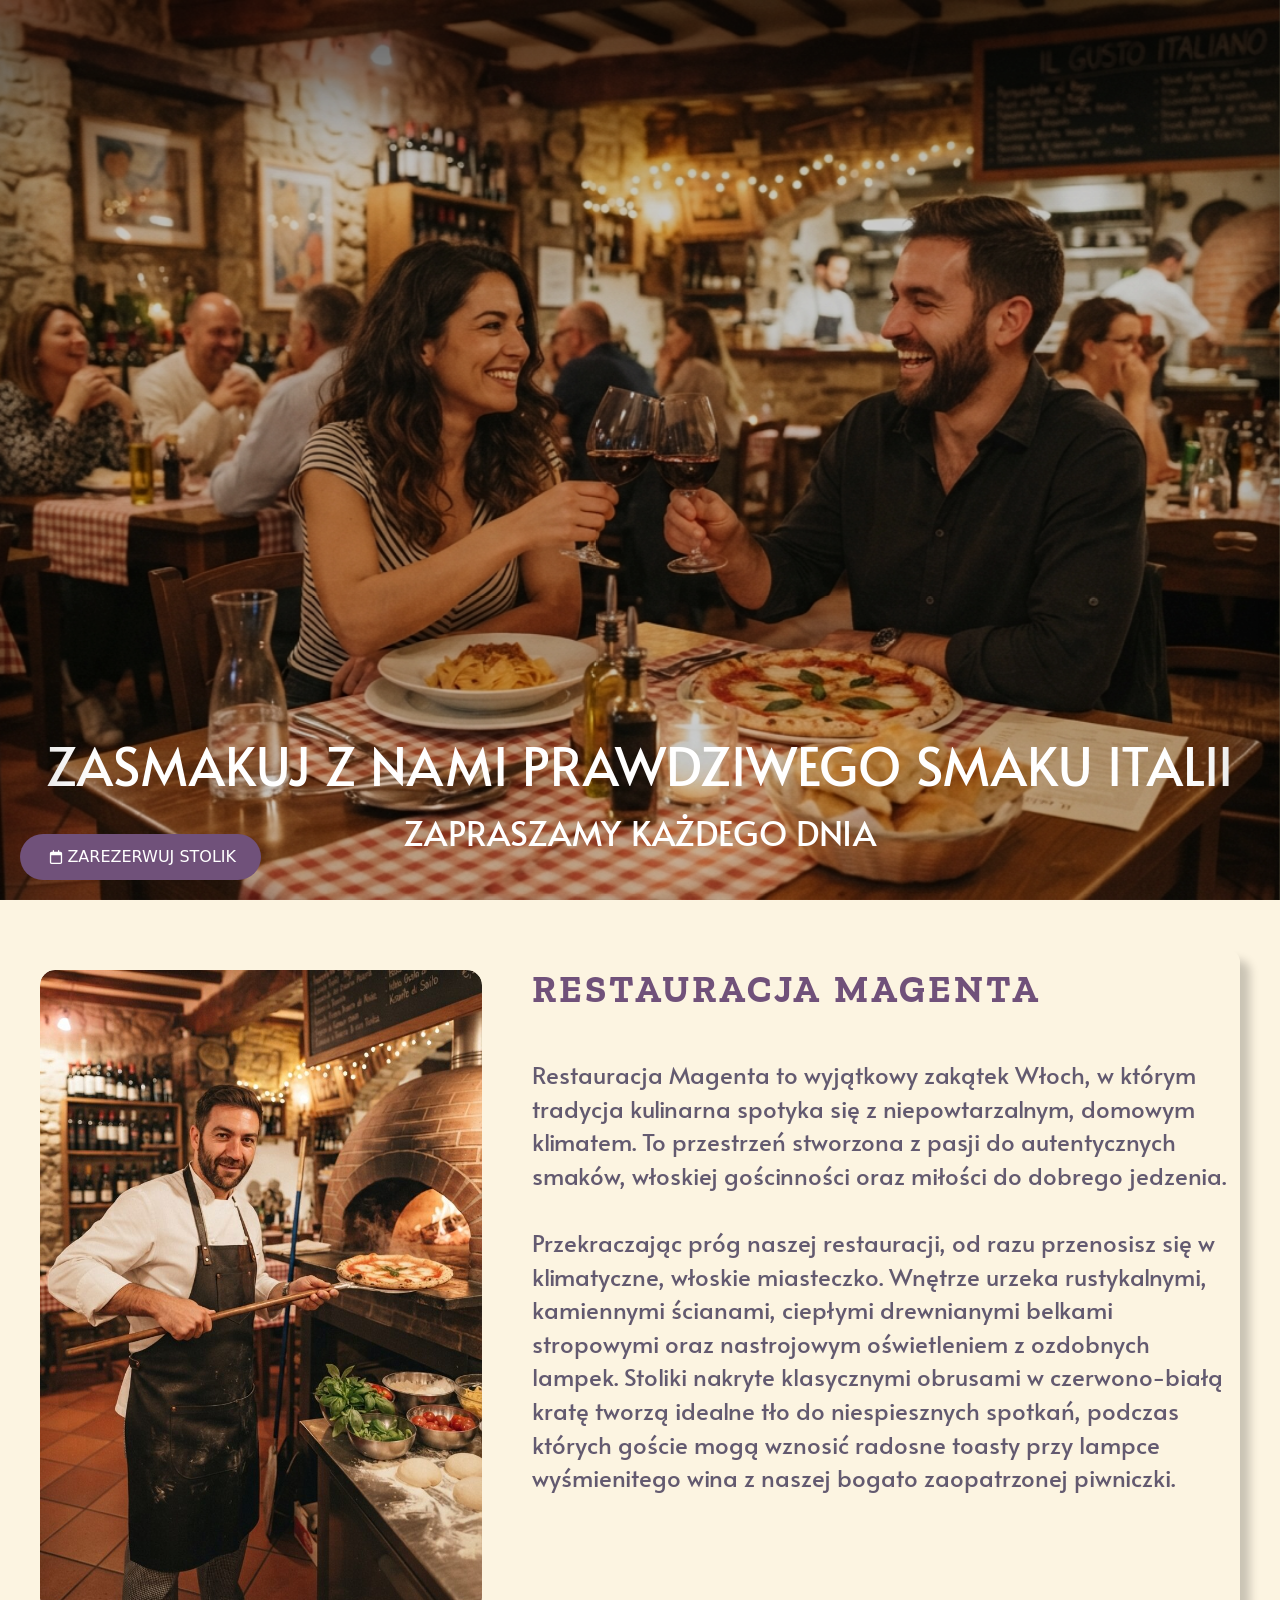
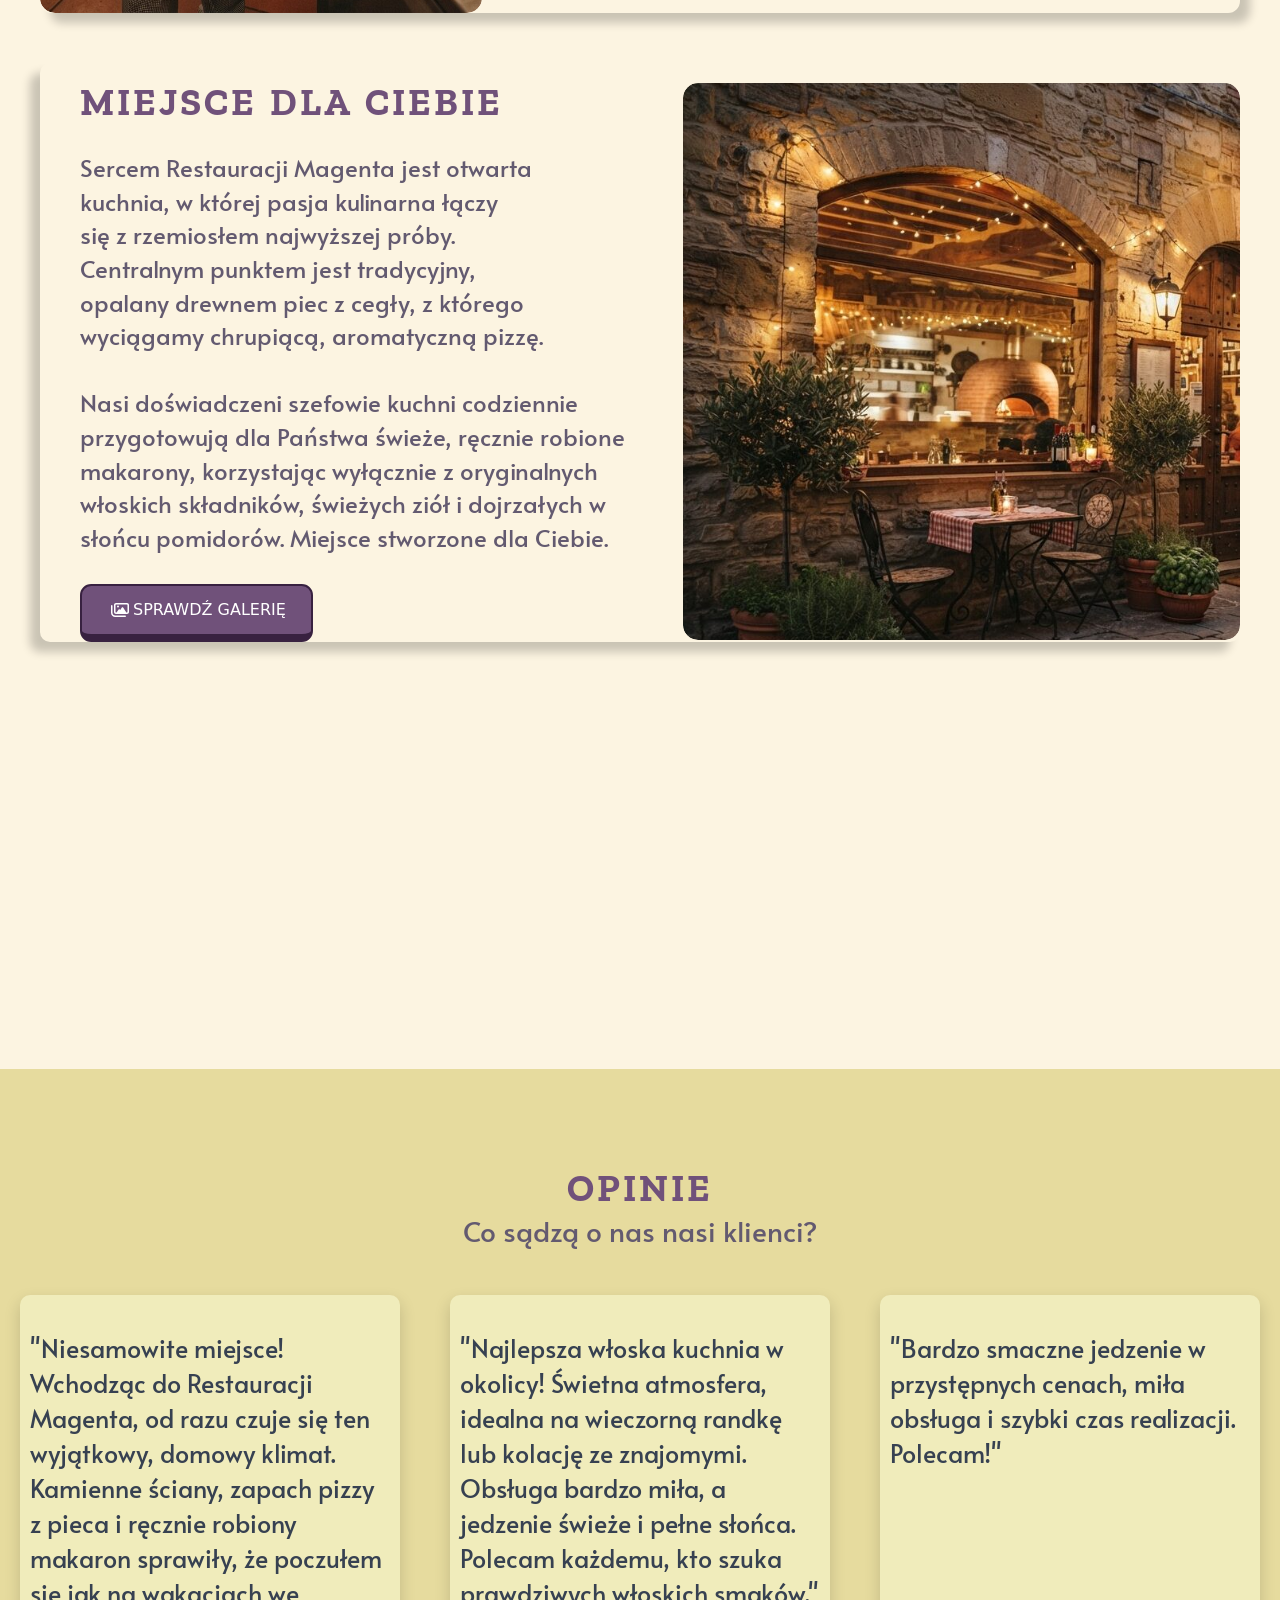
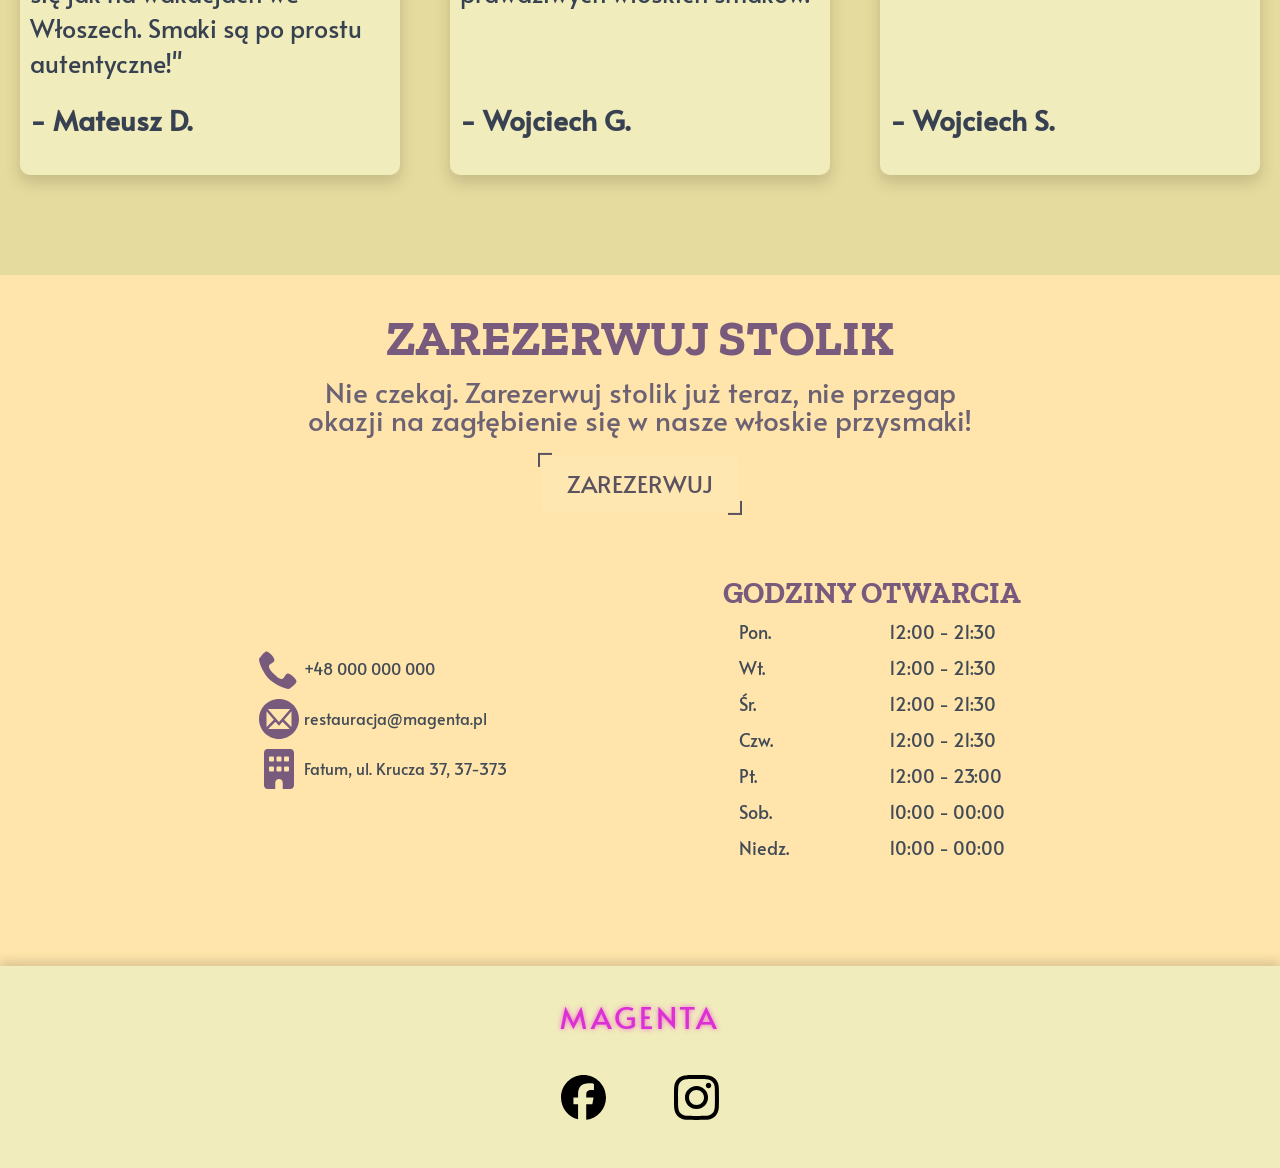
<file: index.html>
<!DOCTYPE html>
<html lang="pl-PL">

    <head><meta charset="UTF-8">
        
        <meta name="viewport" content="width=device-width, initial-scale=1">
                    <link rel="stylesheet" href="https://portfoliosj.github.io/Restauracja-MAGENTA/wp-content/plugins/breakdance/plugin/themeless/normalize.min.css">
                <title>MAGENTA – Włoska restauracja MAGENTA</title>
<meta name="robots" content="max-image-preview:large">


<style id="wp-img-auto-sizes-contain-inline-css">
img:is([sizes=auto i],[sizes^="auto," i]){contain-intrinsic-size:3000px 1500px}
/*# sourceURL=wp-img-auto-sizes-contain-inline-css */
</style>
<style id="wp-emoji-styles-inline-css">

	img.wp-smiley, img.emoji {
		display: inline !important;
		border: none !important;
		box-shadow: none !important;
		height: 1em !important;
		width: 1em !important;
		margin: 0 0.07em !important;
		vertical-align: -0.1em !important;
		background: none !important;
		padding: 0 !important;
	}
/*# sourceURL=wp-emoji-styles-inline-css */
</style>
<style id="wp-block-library-inline-css">
:root{--wp-block-synced-color:#7a00df;--wp-block-synced-color--rgb:122,0,223;--wp-bound-block-color:var(--wp-block-synced-color);--wp-editor-canvas-background:#ddd;--wp-admin-theme-color:#007cba;--wp-admin-theme-color--rgb:0,124,186;--wp-admin-theme-color-darker-10:#006ba1;--wp-admin-theme-color-darker-10--rgb:0,107,160.5;--wp-admin-theme-color-darker-20:#005a87;--wp-admin-theme-color-darker-20--rgb:0,90,135;--wp-admin-border-width-focus:2px}@media (min-resolution:192dpi){:root{--wp-admin-border-width-focus:1.5px}}.wp-element-button{cursor:pointer}:root .has-very-light-gray-background-color{background-color:#eee}:root .has-very-dark-gray-background-color{background-color:#313131}:root .has-very-light-gray-color{color:#eee}:root .has-very-dark-gray-color{color:#313131}:root .has-vivid-green-cyan-to-vivid-cyan-blue-gradient-background{background:linear-gradient(135deg,#00d084,#0693e3)}:root .has-purple-crush-gradient-background{background:linear-gradient(135deg,#34e2e4,#4721fb 50%,#ab1dfe)}:root .has-hazy-dawn-gradient-background{background:linear-gradient(135deg,#faaca8,#dad0ec)}:root .has-subdued-olive-gradient-background{background:linear-gradient(135deg,#fafae1,#67a671)}:root .has-atomic-cream-gradient-background{background:linear-gradient(135deg,#fdd79a,#004a59)}:root .has-nightshade-gradient-background{background:linear-gradient(135deg,#330968,#31cdcf)}:root .has-midnight-gradient-background{background:linear-gradient(135deg,#020381,#2874fc)}:root{--wp--preset--font-size--normal:16px;--wp--preset--font-size--huge:42px}.has-regular-font-size{font-size:1em}.has-larger-font-size{font-size:2.625em}.has-normal-font-size{font-size:var(--wp--preset--font-size--normal)}.has-huge-font-size{font-size:var(--wp--preset--font-size--huge)}:root .has-text-align-center{text-align:center}:root .has-text-align-left{text-align:left}:root .has-text-align-right{text-align:right}.has-fit-text{white-space:nowrap!important}#end-resizable-editor-section{display:none}.aligncenter{clear:both}.items-justified-left{justify-content:flex-start}.items-justified-center{justify-content:center}.items-justified-right{justify-content:flex-end}.items-justified-space-between{justify-content:space-between}.screen-reader-text{word-wrap:normal!important;border:0;clip-path:inset(50%);height:1px;margin:-1px;overflow:hidden;padding:0;position:absolute;width:1px;word-break:normal!important}.screen-reader-text:focus{background-color:#ddd;clip-path:none;color:#444;display:block;font-size:1em;height:auto;left:5px;line-height:normal;padding:15px 23px 14px;text-decoration:none;top:5px;width:auto;z-index:100000}html :where(.has-border-color){border-style:solid}html :where([style^=border-color],[style*=";border-color"],[style*="; border-color"]){border-style:solid}html :where([style^=border-top-color],[style*=";border-top-color"],[style*="; border-top-color"]){border-top-style:solid}html :where([style^=border-right-color],[style*=";border-right-color"],[style*="; border-right-color"]){border-right-style:solid}html :where([style^=border-bottom-color],[style*=";border-bottom-color"],[style*="; border-bottom-color"]){border-bottom-style:solid}html :where([style^=border-left-color],[style*=";border-left-color"],[style*="; border-left-color"]){border-left-style:solid}html :where([style^=border-width],[style*=";border-width"],[style*="; border-width"]){border-style:solid}html :where([style^=border-top-width],[style*=";border-top-width"],[style*="; border-top-width"]){border-top-style:solid}html :where([style^=border-right-width],[style*=";border-right-width"],[style*="; border-right-width"]){border-right-style:solid}html :where([style^=border-bottom-width],[style*=";border-bottom-width"],[style*="; border-bottom-width"]){border-bottom-style:solid}html :where([style^=border-left-width],[style*=";border-left-width"],[style*="; border-left-width"]){border-left-style:solid}html :where(img[class*=wp-image-]){height:auto;max-width:100%}:where(figure){margin:0 0 1em}html :where(.is-position-sticky){--wp-admin--admin-bar--position-offset:var(--wp-admin--admin-bar--height,0px)}@media screen and (max-width:600px){html :where(.is-position-sticky){--wp-admin--admin-bar--position-offset:0px}}
/*# sourceURL=/wp-includes/css/dist/block-library/common.min.css */
</style>
<style id="classic-theme-styles-inline-css">
/*! This file is auto-generated */
.wp-block-button__link{color:#fff;background-color:#32373c;border-radius:9999px;box-shadow:none;text-decoration:none;padding:calc(.667em + 2px) calc(1.333em + 2px);font-size:1.125em}.wp-block-file__button{background:#32373c;color:#fff;text-decoration:none}
/*# sourceURL=/wp-includes/css/classic-themes.min.css */
</style>


<link rel="stylesheet" id="foobox-free-min-css" href="https://portfoliosj.github.io/Restauracja-MAGENTA/wp-content/plugins/foobox-image-lightbox/free/css/foobox.free.min.css?ver=2.8.5" media="all">
<script id="jquery-core-js" src="https://portfoliosj.github.io/Restauracja-MAGENTA/wp-includes/js/jquery/jquery.min.js?ver=3.7.1"></script>
<script id="jquery-migrate-js" src="https://portfoliosj.github.io/Restauracja-MAGENTA/wp-includes/js/jquery/jquery-migrate.min.js?ver=3.4.1"></script>
<script id="foobox-free-min-js-before">
/* Run FooBox FREE (v2.8.5) */
var FOOBOX = window.FOOBOX = {
	ready: true,
	disableOthers: false,
	o: {wordpress: { enabled: true }, countMessage:'image %index of %total', captions: { dataTitle: ["captionTitle","title"], dataDesc: ["captionDesc","description"] }, rel: '', excludes:'.fbx-link,.nofoobox,.nolightbox,a[href*="pinterest.com/pin/create/button/"]', affiliate : { enabled: false }},
	selectors: [
		".gallery", ".wp-block-gallery", ".wp-caption", ".wp-block-image", "a:has(img[class*=wp-image-])", ".foobox"
	],
	pre: function( $ ){
		// Custom JavaScript (Pre)
		
	},
	post: function( $ ){
		// Custom JavaScript (Post)
		
		// Custom Captions Code
		
	},
	custom: function( $ ){
		// Custom Extra JS
		
	}
};
//# sourceURL=foobox-free-min-js-before
</script>
<script id="foobox-free-min-js" src="https://portfoliosj.github.io/Restauracja-MAGENTA/wp-content/plugins/foobox-image-lightbox/free/js/foobox.free.min.js?ver=2.8.5"></script>
<link rel="EditURI" type="application/rsd+xml" title="RSD" href="https://portfoliosj.github.io/Restauracja-MAGENTA/xmlrpc.php?rsd">
<meta name="generator" content="WordPress 7.1.3">
<link rel="canonical" href="https://portfoliosj.github.io/Restauracja-MAGENTA/">
<link rel="shortlink" href="https://portfoliosj.github.io/Restauracja-MAGENTA/">
<!-- [HEADER ASSETS] -->
<link rel="stylesheet" href="https://portfoliosj.github.io/Restauracja-MAGENTA/wp-content/plugins/breakdance/subplugins/breakdance-elements/dependencies-files/breakdance-fancy-background@1/fancy-background.css?bd_ver=2.8.3">
<link rel="stylesheet" href="https://portfoliosj.github.io/Restauracja-MAGENTA/wp-content/plugins/breakdance/plugin/animations/entrance/css/entrance.css?bd_ver=2.8.3">
<link rel="stylesheet" href="https://fonts.googleapis.com/css2?family=Alata:ital,wght@0,100;0,200;0,300;0,400;0,500;0,600;0,700;0,800;0,900;1,100;1,200;1,300;1,400;1,500;1,600;1,700;1,800;1,900&amp;family=Zilla%20Slab:ital,wght@0,100;0,200;0,300;0,400;0,500;0,600;0,700;0,800;0,900;1,100;1,200;1,300;1,400;1,500;1,600;1,700;1,800;1,900&amp;display=swap">

<link rel="stylesheet" href="https://portfoliosj.github.io/Restauracja-MAGENTA/wp-content/uploads/breakdance/css/post-112-defaults.css?v=66268143060b9f8a1d7535f93e8d2194">

<link rel="stylesheet" href="https://portfoliosj.github.io/Restauracja-MAGENTA/wp-content/uploads/breakdance/css/global-settings.css?v=1c779f2e57ecacdc79f37969799a3d61">

<link rel="stylesheet" href="https://portfoliosj.github.io/Restauracja-MAGENTA/wp-content/uploads/breakdance/css/presets.css?v=2e33ef47840b4ff902d7d8c7f5ceca90">

<link rel="stylesheet" href="https://portfoliosj.github.io/Restauracja-MAGENTA/wp-content/uploads/breakdance/css/post-112.css?v=5832ec9d8337ee42ea30389520819dae">
<!-- [/EOF HEADER ASSETS] -->
    </head>
    
    <body class="home wp-singular page-template-default page page-id-112 wp-theme-breakdance-zero breakdance">
                    <a href="#bde-main" class="bde-skip-link">Skip to main content</a>
        <main id="bde-main"><section id="obraz-sekcja" class="bde-section-112-107 bde-section">
              
  
  
	

  <div class="section-background-overlay"></div>


<div class="section-container"><img class="bde-image2-112-200 bde-image2" src="https://portfoliosj.github.io/Restauracja-MAGENTA/wp-content/uploads/2026/09/zdjecie1.jpg" alt="Nasza restauracja" loading="lazy" srcset="https://portfoliosj.github.io/Restauracja-MAGENTA/wp-content/uploads/2026/09/zdjecie1.jpg 1408w, https://portfoliosj.github.io/Restauracja-MAGENTA/wp-content/uploads/2026/09/zdjecie1-300x164.jpg 300w, https://portfoliosj.github.io/Restauracja-MAGENTA/wp-content/uploads/2026/09/zdjecie1-1024x559.jpg 1024w, https://portfoliosj.github.io/Restauracja-MAGENTA/wp-content/uploads/2026/09/zdjecie1-768x419.jpg 768w" sizes="(max-width: 1408px) 100vw, 1408px" data-parallax="true"><div class="bde-div-112-196 bde-div">
  
  
	



<div class="bde-text-112-110 bde-text">
Zasmakuj z nami prawdziwego smaku italii
</div><div class="bde-text-112-112 bde-text">
Zapraszamy każdego dnia
</div>
</div></div>
</section><section class="bde-section-112-202 bde-section" data-parallax="true">
  
  
	



<div class="section-container"><div class="bde-div-112-222 bde-div">
  
  
	



<div class="bde-div-112-224 bde-div">
  
  
	



<div class="bde-text-112-205 bde-text">
Magenta
</div>
</div><div class="bde-div-112-225 bde-div">
  
  
	



<div class="bde-button-112-257 bde-button">
        
    
    
    
    
            
                    
            
            

    
    
    
    
    
    <a class="breakdance-link button-atom button-atom--custom bde-button__button" href="https://portfoliosj.github.io/Restauracja-MAGENTA/menu/" target="_self" data-type="url">

    
        <span class="button-atom__text">Menu</span>

        
        
                </a>

    


</div><div class="bde-button-112-258 bde-button">
        
    
    
    
    
            
                    
            
            

    
    
    
    
    
    <a class="breakdance-link button-atom button-atom--custom bde-button__button" href="https://portfoliosj.github.io/Restauracja-MAGENTA/" target="_self" data-type="url">

    
        <span class="button-atom__text">O nas</span>

        
        
                </a>

    


</div><div class="bde-button-112-259 bde-button">
        
    
    
    
    
            
                    
            
            

    
    
    
    
    
    <a class="breakdance-link button-atom button-atom--custom bde-button__button" href="https://portfoliosj.github.io/Restauracja-MAGENTA/galeria/" target="_self" data-type="url">

    
        <span class="button-atom__text">Galeria</span>

        
        
                </a>

    


</div><div class="bde-button-112-260 bde-button">
        
    
    
    
    
            
                    
            
            

    
    
    
    
    
    <a class="breakdance-link button-atom button-atom--custom bde-button__button" href="https://portfoliosj.github.io/Restauracja-MAGENTA/kontakt/" target="_self" data-type="url">

    
        <span class="button-atom__text">Kontakt</span>

        
        
                </a>

    


</div>
</div>
</div></div>
</section><section class="bde-section-112-113 bde-section">
  
  
	



<div class="section-container"><div class="bde-div-112-167 bde-div" data-entrance="slideLeft">
  
  
	



<div class="bde-div-112-193 bde-div">
  
  
	



<img class="bde-image2-112-115 bde-image2" src="https://portfoliosj.github.io/Restauracja-MAGENTA/wp-content/uploads/2026/09/Gemini_Generated_Image_h1v4i6h1v4i6h1v4-1-e1790184920400.jpg" loading="lazy" srcset="https://portfoliosj.github.io/Restauracja-MAGENTA/wp-content/uploads/2026/09/Gemini_Generated_Image_h1v4i6h1v4i6h1v4-1-e1790184920400.jpg 768w, https://portfoliosj.github.io/Restauracja-MAGENTA/wp-content/uploads/2026/09/Gemini_Generated_Image_h1v4i6h1v4i6h1v4-1-e1790184920400-206x300.jpg 206w, https://portfoliosj.github.io/Restauracja-MAGENTA/wp-content/uploads/2026/09/Gemini_Generated_Image_h1v4i6h1v4i6h1v4-1-e1790184920400-704x1024.jpg 704w" sizes="(max-width: 768px) 100vw, 768px">
</div><div class="bde-div-112-117 bde-div">
  
  
	



<div class="bde-text-112-116 bde-text">
Restauracja Magenta
</div><div class="bde-text-112-118 bde-text">
Restauracja Magenta to wyjątkowy zakątek Włoch, w którym tradycja kulinarna spotyka się z niepowtarzalnym, domowym klimatem. To przestrzeń stworzona z pasji do autentycznych smaków, włoskiej gościnności oraz miłości do dobrego jedzenia.<br><br>Przekraczając próg naszej restauracji, od razu przenosisz się w klimatyczne, włoskie miasteczko. Wnętrze urzeka rustykalnymi, kamiennymi ścianami, ciepłymi drewnianymi belkami stropowymi oraz nastrojowym oświetleniem z ozdobnych lampek. Stoliki nakryte klasycznymi obrusami w czerwono-białą kratę tworzą idealne tło do niespiesznych spotkań, podczas których goście mogą wznosić radosne toasty przy lampce wyśmienitego wina z naszej bogato zaopatrzonej piwniczki.
</div>
</div>
</div></div>
</section><section class="bde-section-112-119 bde-section">
  
  
	



<div class="section-container"><div class="bde-div-112-169 bde-div" data-entrance="slideRight">
  
  
	



<div class="bde-div-112-220 bde-div">
  
  
	



<div class="bde-div-112-168 bde-div">
  
  
	



<div class="bde-text-112-122 bde-text">
Miejsce dla ciebie
</div><div class="bde-text-112-121 bde-text">
Sercem Restauracji Magenta jest otwarta kuchnia, w której pasja kulinarna łączy się z rzemiosłem najwyższej próby. Centralnym punktem jest tradycyjny, opalany drewnem piec z cegły, z którego wyciągamy chrupiącą, aromatyczną pizzę.<br><br>Nasi doświadczeni szefowie kuchni codziennie przygotowują dla Państwa świeże, ręcznie robione makarony, korzystając wyłącznie z oryginalnych włoskich składników, świeżych ziół i dojrzałych w słońcu pomidorów.   Miejsce stworzone dla Ciebie.
</div><div class="bde-button-112-221 bde-button">
        
    
    
    
    
            
                    
            
            

    
    
    
    
    
    <a class="breakdance-link button-atom button-atom--custom bde-button__button" href="https://portfoliosj.github.io/Restauracja-MAGENTA/galeria" target="_self" data-type="url">

    
        <span class="button-atom__text">Sprawdź galerię</span>

                            
        
                </a>

    


</div>
</div><div class="bde-div-112-226 bde-div">
  
  
	



<img class="bde-image2-112-120 bde-image2" src="https://portfoliosj.github.io/Restauracja-MAGENTA/wp-content/uploads/2026/09/Gemini_Generated_Image_agbq9xagbq9xagbq-e1790185940902.jpg" alt="Zewnątrz" loading="lazy" srcset="https://portfoliosj.github.io/Restauracja-MAGENTA/wp-content/uploads/2026/09/Gemini_Generated_Image_agbq9xagbq9xagbq-e1790185940902.jpg 700w, https://portfoliosj.github.io/Restauracja-MAGENTA/wp-content/uploads/2026/09/Gemini_Generated_Image_agbq9xagbq9xagbq-e1790185940902-280x300.jpg 280w" sizes="(max-width: 700px) 100vw, 700px">
</div>
</div>
</div></div>
</section><section class="bde-section-112-158 bde-section" data-parallax="true">
              
  
  
	

  <div class="section-background-overlay"></div>


<div class="section-container"><div class="bde-div-112-160 bde-div">
  
  
	



<div class="bde-text-112-159 bde-text">
Menu
</div><div class="bde-text-112-161 bde-text">
Na co masz ochotę?
</div>
</div><div class="bde-button-112-162 bde-button">
        
    
    
    
    
            
                    
            
            

    
    
    
    
    
    <a class="breakdance-link button-atom button-atom--custom bde-button__button" href="https://portfoliosj.github.io/Restauracja-MAGENTA/menu" target="_self" data-type="url">

    
        <span class="button-atom__text">Sprawdź menu</span>

                            
        
                </a>

    


</div></div>
</section><section class="bde-section-112-170 bde-section" data-entrance="fade">
  
  
	



<div class="section-container"><div class="bde-div-112-173 bde-div">
  
  
	



<div class="bde-text-112-174 bde-text">
Opinie
</div><div class="bde-text-112-175 bde-text">
Co sądzą o nas nasi klienci?
</div>
</div><div class="bde-div-112-176 bde-div">
  
  
	



<div class="bde-div-112-177 bde-div">
  
  
	



<div class="bde-text-112-179 bde-text">
"Niesamowite miejsce! Wchodząc do Restauracji Magenta, od razu czuje się ten wyjątkowy, domowy klimat. Kamienne ściany, zapach pizzy z pieca i ręcznie robiony makaron sprawiły, że poczułem się jak na wakacjach we Włoszech. Smaki są po prostu autentyczne!"
</div><div class="bde-text-112-180 bde-text">
- Mateusz D.
</div>
</div><div class="bde-div-112-178 bde-div">
  
  
	



<div class="bde-text-112-181 bde-text">
"Najlepsza włoska kuchnia w okolicy! Świetna atmosfera, idealna na wieczorną randkę lub kolację ze znajomymi. Obsługa bardzo miła, a jedzenie świeże i pełne słońca. Polecam każdemu, kto szuka prawdziwych włoskich smaków."
</div><div class="bde-text-112-182 bde-text">
- Wojciech G.
</div>
</div><div class="bde-div-112-183 bde-div">
  
  
	



<div class="bde-text-112-184 bde-text">
"Bardzo smaczne jedzenie w przystępnych cenach, miła obsługa i szybki czas realizacji. Polecam!"
</div><div class="bde-text-112-185 bde-text">
- Wojciech S.
</div>
</div>
</div></div>
</section><section id="rezerwacja" class="bde-section-112-124 bde-section">
  
  
	



<div class="section-container"><div class="bde-div-112-227 bde-div" data-entrance="slideUp">
  
  
	



<div class="bde-div-112-156 bde-div">
  
  
	



<div class="bde-text-112-125 bde-text">
Zarezerwuj stolik 
</div><div class="bde-text-112-127 bde-text">
Nie czekaj. Zarezerwuj stolik już teraz, nie przegap okazji na zagłębienie się w nasze włoskie przysmaki!
</div><div class="bde-button-112-130 bde-button">
        
    
    
    
    
            
                    
            
            

    
    
    
    
    
    <a class="breakdance-link button-atom button-atom--custom bde-button__button" href="https://portfoliosj.github.io/Restauracja-MAGENTA/kontakt" target="_self" data-type="url">

    
        <span class="button-atom__text">Zarezerwuj</span>

        
        
                </a>

    


</div>
</div><div class="bde-div-112-126 bde-div">
  
  
	



<div class="bde-div-112-133 bde-div">
  
  
	



<div class="bde-div-112-140 bde-div">
  
  
	



<div class="bde-icon-112-139 bde-icon">

    
            <div class="bde-icon-icon breakdance-icon-atom">
    
                    <svg xmlns="http://www.w3.org/2000/svg" id="icon-phone" viewbox="0 0 32 32">
<path d="M22 20c-2 2-2 4-4 4s-4-2-6-4-4-4-4-6 2-2 4-4-4-8-6-8-6 6-6 6c0 4 4.109 12.109 8 16s12 8 16 8c0 0 6-4 6-6s-6-8-8-6z"></path>
</svg>
        
        
        
            </div>
    


</div><div class="bde-text-112-134 bde-text">
+48 000 000 000
</div>
</div><div class="bde-div-112-141 bde-div">
  
  
	



<div class="bde-icon-112-142 bde-icon">

    
            <div class="bde-icon-icon breakdance-icon-atom">
    
                    <svg xmlns="http://www.w3.org/2000/svg" id="icon-mail4" viewbox="0 0 32 32">
<path d="M16 0c-8.837 0-16 7.163-16 16s7.163 16 16 16 16-7.163 16-16-7.163-16-16-16zM8 8h16c0.286 0 0.563 0.061 0.817 0.177l-8.817 10.286-8.817-10.287c0.254-0.116 0.531-0.177 0.817-0.177zM6 22v-12c0-0.042 0.002-0.084 0.004-0.125l5.864 6.842-5.8 5.8c-0.045-0.167-0.069-0.34-0.069-0.517zM24 24h-16c-0.177 0-0.35-0.024-0.517-0.069l5.691-5.691 2.826 3.297 2.826-3.297 5.691 5.691c-0.167 0.045-0.34 0.069-0.517 0.069zM26 22c0 0.177-0.024 0.35-0.069 0.517l-5.8-5.8 5.865-6.842c0.003 0.041 0.004 0.083 0.004 0.125v12z"></path>
</svg>
        
        
        
            </div>
    


</div><div class="bde-text-112-135 bde-text">
restauracja@magenta.pl
</div>
</div><div class="bde-div-112-143 bde-div">
  
  
	



<div class="bde-icon-112-144 bde-icon">

    
            <div class="bde-icon-icon breakdance-icon-atom">
    
                    <svg xmlns="http://www.w3.org/2000/svg" viewbox="0 0 384 512"><!--! Font Awesome Free 6.5.1 by @fontawesome - https://fontawesome.com License - https://fontawesome.com/license/free (Icons: CC BY 4.0, Fonts: SIL OFL 1.1, Code: MIT License) Copyright 2023 Fonticons, Inc. --><path d="M48 0C21.5 0 0 21.5 0 48V464c0 26.5 21.5 48 48 48h96V432c0-26.5 21.5-48 48-48s48 21.5 48 48v80h96c26.5 0 48-21.5 48-48V48c0-26.5-21.5-48-48-48H48zM64 240c0-8.8 7.2-16 16-16h32c8.8 0 16 7.2 16 16v32c0 8.8-7.2 16-16 16H80c-8.8 0-16-7.2-16-16V240zm112-16h32c8.8 0 16 7.2 16 16v32c0 8.8-7.2 16-16 16H176c-8.8 0-16-7.2-16-16V240c0-8.8 7.2-16 16-16zm80 16c0-8.8 7.2-16 16-16h32c8.8 0 16 7.2 16 16v32c0 8.8-7.2 16-16 16H272c-8.8 0-16-7.2-16-16V240zM80 96h32c8.8 0 16 7.2 16 16v32c0 8.8-7.2 16-16 16H80c-8.8 0-16-7.2-16-16V112c0-8.8 7.2-16 16-16zm80 16c0-8.8 7.2-16 16-16h32c8.8 0 16 7.2 16 16v32c0 8.8-7.2 16-16 16H176c-8.8 0-16-7.2-16-16V112zM272 96h32c8.8 0 16 7.2 16 16v32c0 8.8-7.2 16-16 16H272c-8.8 0-16-7.2-16-16V112c0-8.8 7.2-16 16-16z"></path></svg>
        
        
        
            </div>
    


</div><div class="bde-text-112-136 bde-text">
Fatum, ul. Krucza 37, 37-373
</div>
</div>
</div><div class="bde-div-112-186 bde-div">
  
  
	



<div class="bde-text-112-151 bde-text">
Godziny otwarcia
</div><div class="bde-div-112-153 bde-div">
  
  
	



<div class="bde-text-112-138 bde-text">
Pon.<br>Wt.<br>Śr.<br>Czw.<br>Pt.<br>Sob.<br>Niedz.<br>
</div><div class="bde-div-112-154 bde-div">
  
  
	



<div class="bde-text-112-155 bde-text">
12:00 - 21:30<br>12:00 - 21:30<br>12:00 - 21:30<br>12:00 - 21:30<br>12:00 - 23:00<br>10:00 - 00:00<br>10:00 - 00:00
</div>
</div>
</div>
</div>
</div>
</div></div>
</section><section class="bde-section-112-146 bde-section">
  
  
	



<div class="section-container"><div class="bde-div-112-190 bde-div">
  
  
	



<div class="bde-button-112-191 bde-button">
        
    
    
    
    
            
                    
            
            

    
    
    
    
    
    <a class="breakdance-link button-atom button-atom--custom bde-button__button" href="#rezerwacja" target="_self" data-type="url">

    
        <span class="button-atom__text">Zarezerwuj stolik</span>

                            
        
                </a>

    


</div>
</div><div class="bde-text-112-147 bde-text" data-parallax="false">
MAGENTA
</div><div class="bde-div-112-150 bde-div">
  
  
	



<div class="bde-button-112-149 bde-button">
        
    
    
    
    
            
            <button type="button" class="button-atom button-atom--custom bde-button__button">
    
        <span class="button-atom__text">‎ </span>

                            
        
            </button>
    


</div><div class="bde-button-112-148 bde-button">
        
    
    
    
    
            
            <button type="button" class="button-atom button-atom--custom bde-button__button">
    
        <span class="button-atom__text">‎ </span>

                            
        
            </button>
    


</div>
</div></div>
</section></main>        <script type="speculationrules">
{"prefetch":[{"source":"document","where":{"and":[{"href_matches":"/*"},{"not":{"href_matches":["/wp-*.php","/wp-admin/*","/wp-content/uploads/*","/wp-content/*","/wp-content/plugins/*","\\\\Users\\\\szymo\\\\Local Sites\\\\moj-test\\\\app\\\\public\\\\wp-content\\\\plugins\\\\breakdance/plugin/themeless/themes/breakdance-zero/*","/*\\?(.+)"]}},{"not":{"selector_matches":"a[rel~=\"nofollow\"]"}},{"not":{"selector_matches":".no-prefetch, .no-prefetch a"}}]},"eagerness":"conservative"}]}
</script>
<style id="global-styles-inline-css">
:root{--wp--preset--aspect-ratio--square: 1;--wp--preset--aspect-ratio--4-3: 4/3;--wp--preset--aspect-ratio--3-4: 3/4;--wp--preset--aspect-ratio--3-2: 3/2;--wp--preset--aspect-ratio--2-3: 2/3;--wp--preset--aspect-ratio--16-9: 16/9;--wp--preset--aspect-ratio--9-16: 9/16;--wp--preset--color--black: #000000;--wp--preset--color--cyan-bluish-gray: #abb8c3;--wp--preset--color--white: #ffffff;--wp--preset--color--pale-pink: #f78da7;--wp--preset--color--vivid-red: #cf2e2e;--wp--preset--color--luminous-vivid-orange: #ff6900;--wp--preset--color--luminous-vivid-amber: #fcb900;--wp--preset--color--light-green-cyan: #7bdcb5;--wp--preset--color--vivid-green-cyan: #00d084;--wp--preset--color--pale-cyan-blue: #8ed1fc;--wp--preset--color--vivid-cyan-blue: #0693e3;--wp--preset--color--vivid-purple: #9b51e0;--wp--preset--gradient--vivid-cyan-blue-to-vivid-purple: linear-gradient(135deg,rgb(6,147,227) 0%,rgb(155,81,224) 100%);--wp--preset--gradient--light-green-cyan-to-vivid-green-cyan: linear-gradient(135deg,rgb(122,220,180) 0%,rgb(0,208,130) 100%);--wp--preset--gradient--luminous-vivid-amber-to-luminous-vivid-orange: linear-gradient(135deg,rgb(252,185,0) 0%,rgb(255,105,0) 100%);--wp--preset--gradient--luminous-vivid-orange-to-vivid-red: linear-gradient(135deg,rgb(255,105,0) 0%,rgb(207,46,46) 100%);--wp--preset--gradient--very-light-gray-to-cyan-bluish-gray: linear-gradient(135deg,rgb(238,238,238) 0%,rgb(169,184,195) 100%);--wp--preset--gradient--cool-to-warm-spectrum: linear-gradient(135deg,rgb(74,234,220) 0%,rgb(151,120,209) 20%,rgb(207,42,186) 40%,rgb(238,44,130) 60%,rgb(251,105,98) 80%,rgb(254,248,76) 100%);--wp--preset--gradient--blush-light-purple: linear-gradient(135deg,rgb(255,206,236) 0%,rgb(152,150,240) 100%);--wp--preset--gradient--blush-bordeaux: linear-gradient(135deg,rgb(254,205,165) 0%,rgb(254,45,45) 50%,rgb(107,0,62) 100%);--wp--preset--gradient--luminous-dusk: linear-gradient(135deg,rgb(255,203,112) 0%,rgb(199,81,192) 50%,rgb(65,88,208) 100%);--wp--preset--gradient--pale-ocean: linear-gradient(135deg,rgb(255,245,203) 0%,rgb(182,227,212) 50%,rgb(51,167,181) 100%);--wp--preset--gradient--electric-grass: linear-gradient(135deg,rgb(202,248,128) 0%,rgb(113,206,126) 100%);--wp--preset--gradient--midnight: linear-gradient(135deg,rgb(2,3,129) 0%,rgb(40,116,252) 100%);--wp--preset--font-size--small: 13px;--wp--preset--font-size--medium: 20px;--wp--preset--font-size--large: 36px;--wp--preset--font-size--x-large: 42px;--wp--preset--spacing--20: 0.44rem;--wp--preset--spacing--30: 0.67rem;--wp--preset--spacing--40: 1rem;--wp--preset--spacing--50: 1.5rem;--wp--preset--spacing--60: 2.25rem;--wp--preset--spacing--70: 3.38rem;--wp--preset--spacing--80: 5.06rem;--wp--preset--shadow--natural: 6px 6px 9px rgba(0, 0, 0, 0.2);--wp--preset--shadow--deep: 12px 12px 50px rgba(0, 0, 0, 0.4);--wp--preset--shadow--sharp: 6px 6px 0px rgba(0, 0, 0, 0.2);--wp--preset--shadow--outlined: 6px 6px 0px -3px rgb(255, 255, 255), 6px 6px rgb(0, 0, 0);--wp--preset--shadow--crisp: 6px 6px 0px rgb(0, 0, 0);}.wp-block-button{--wp--preset--dimension--25: 25%;--wp--preset--dimension--50: 50%;--wp--preset--dimension--75: 75%;--wp--preset--dimension--100: 100%;}:where(body) { margin: 0; }:where(.is-layout-flex){gap: 0.5em;}:where(.is-layout-grid){gap: 0.5em;}body .is-layout-flex{display: flex;}.is-layout-flex{flex-wrap: wrap;align-items: center;}.is-layout-flex > :is(*, div){margin: 0;}body .is-layout-grid{display: grid;}.is-layout-grid > :is(*, div){margin: 0;}body{padding-top: 0px;padding-right: 0px;padding-bottom: 0px;padding-left: 0px;}:root :where(.wp-element-button, .wp-block-button__link){background-color: #32373c;border-width: 0;color: #fff;font-family: inherit;font-size: inherit;font-style: inherit;font-weight: inherit;letter-spacing: inherit;line-height: inherit;padding-top: calc(0.667em + 2px);padding-right: calc(1.333em + 2px);padding-bottom: calc(0.667em + 2px);padding-left: calc(1.333em + 2px);text-decoration: none;text-transform: inherit;}.has-black-color{color: var(--wp--preset--color--black) !important;}.has-cyan-bluish-gray-color{color: var(--wp--preset--color--cyan-bluish-gray) !important;}.has-white-color{color: var(--wp--preset--color--white) !important;}.has-pale-pink-color{color: var(--wp--preset--color--pale-pink) !important;}.has-vivid-red-color{color: var(--wp--preset--color--vivid-red) !important;}.has-luminous-vivid-orange-color{color: var(--wp--preset--color--luminous-vivid-orange) !important;}.has-luminous-vivid-amber-color{color: var(--wp--preset--color--luminous-vivid-amber) !important;}.has-light-green-cyan-color{color: var(--wp--preset--color--light-green-cyan) !important;}.has-vivid-green-cyan-color{color: var(--wp--preset--color--vivid-green-cyan) !important;}.has-pale-cyan-blue-color{color: var(--wp--preset--color--pale-cyan-blue) !important;}.has-vivid-cyan-blue-color{color: var(--wp--preset--color--vivid-cyan-blue) !important;}.has-vivid-purple-color{color: var(--wp--preset--color--vivid-purple) !important;}.has-black-background-color{background-color: var(--wp--preset--color--black) !important;}.has-cyan-bluish-gray-background-color{background-color: var(--wp--preset--color--cyan-bluish-gray) !important;}.has-white-background-color{background-color: var(--wp--preset--color--white) !important;}.has-pale-pink-background-color{background-color: var(--wp--preset--color--pale-pink) !important;}.has-vivid-red-background-color{background-color: var(--wp--preset--color--vivid-red) !important;}.has-luminous-vivid-orange-background-color{background-color: var(--wp--preset--color--luminous-vivid-orange) !important;}.has-luminous-vivid-amber-background-color{background-color: var(--wp--preset--color--luminous-vivid-amber) !important;}.has-light-green-cyan-background-color{background-color: var(--wp--preset--color--light-green-cyan) !important;}.has-vivid-green-cyan-background-color{background-color: var(--wp--preset--color--vivid-green-cyan) !important;}.has-pale-cyan-blue-background-color{background-color: var(--wp--preset--color--pale-cyan-blue) !important;}.has-vivid-cyan-blue-background-color{background-color: var(--wp--preset--color--vivid-cyan-blue) !important;}.has-vivid-purple-background-color{background-color: var(--wp--preset--color--vivid-purple) !important;}.has-black-border-color{border-color: var(--wp--preset--color--black) !important;}.has-cyan-bluish-gray-border-color{border-color: var(--wp--preset--color--cyan-bluish-gray) !important;}.has-white-border-color{border-color: var(--wp--preset--color--white) !important;}.has-pale-pink-border-color{border-color: var(--wp--preset--color--pale-pink) !important;}.has-vivid-red-border-color{border-color: var(--wp--preset--color--vivid-red) !important;}.has-luminous-vivid-orange-border-color{border-color: var(--wp--preset--color--luminous-vivid-orange) !important;}.has-luminous-vivid-amber-border-color{border-color: var(--wp--preset--color--luminous-vivid-amber) !important;}.has-light-green-cyan-border-color{border-color: var(--wp--preset--color--light-green-cyan) !important;}.has-vivid-green-cyan-border-color{border-color: var(--wp--preset--color--vivid-green-cyan) !important;}.has-pale-cyan-blue-border-color{border-color: var(--wp--preset--color--pale-cyan-blue) !important;}.has-vivid-cyan-blue-border-color{border-color: var(--wp--preset--color--vivid-cyan-blue) !important;}.has-vivid-purple-border-color{border-color: var(--wp--preset--color--vivid-purple) !important;}.has-vivid-cyan-blue-to-vivid-purple-gradient-background{background: var(--wp--preset--gradient--vivid-cyan-blue-to-vivid-purple) !important;}.has-light-green-cyan-to-vivid-green-cyan-gradient-background{background: var(--wp--preset--gradient--light-green-cyan-to-vivid-green-cyan) !important;}.has-luminous-vivid-amber-to-luminous-vivid-orange-gradient-background{background: var(--wp--preset--gradient--luminous-vivid-amber-to-luminous-vivid-orange) !important;}.has-luminous-vivid-orange-to-vivid-red-gradient-background{background: var(--wp--preset--gradient--luminous-vivid-orange-to-vivid-red) !important;}.has-very-light-gray-to-cyan-bluish-gray-gradient-background{background: var(--wp--preset--gradient--very-light-gray-to-cyan-bluish-gray) !important;}.has-cool-to-warm-spectrum-gradient-background{background: var(--wp--preset--gradient--cool-to-warm-spectrum) !important;}.has-blush-light-purple-gradient-background{background: var(--wp--preset--gradient--blush-light-purple) !important;}.has-blush-bordeaux-gradient-background{background: var(--wp--preset--gradient--blush-bordeaux) !important;}.has-luminous-dusk-gradient-background{background: var(--wp--preset--gradient--luminous-dusk) !important;}.has-pale-ocean-gradient-background{background: var(--wp--preset--gradient--pale-ocean) !important;}.has-electric-grass-gradient-background{background: var(--wp--preset--gradient--electric-grass) !important;}.has-midnight-gradient-background{background: var(--wp--preset--gradient--midnight) !important;}.has-small-font-size{font-size: var(--wp--preset--font-size--small) !important;}.has-medium-font-size{font-size: var(--wp--preset--font-size--medium) !important;}.has-large-font-size{font-size: var(--wp--preset--font-size--large) !important;}.has-x-large-font-size{font-size: var(--wp--preset--font-size--x-large) !important;}
/*# sourceURL=global-styles-inline-css */
</style>
<script id="wp-emoji-settings" type="application/json">
{"baseUrl":"https://s.w.org/images/core/emoji/17.0.2/72x72/","ext":".png","svgUrl":"https://s.w.org/images/core/emoji/17.0.2/svg/","svgExt":".svg","source":{"concatemoji":"https://portfoliosj.github.io/Restauracja-MAGENTA/wp-includes/js/wp-emoji-release.min.js?ver=7.1.3"}}
</script>
<script type="module">
/*! This file is auto-generated */
var e="script#wp-emoji-settings",t=document.querySelector(e);if(!(t instanceof HTMLScriptElement))throw new Error("Element missing: "+e);const r=JSON.parse(t.text),s=(window._wpemojiSettings=r,"wpEmojiSettingsSupports"),o=["flag","emoji"];function i(e){try{var t={supportTests:e,timestamp:(new Date).valueOf()};sessionStorage.setItem(s,JSON.stringify(t))}catch(e){}}function c(e,t,n){e.clearRect(0,0,e.canvas.width,e.canvas.height),e.fillText(t,0,0);t=new Uint32Array(e.getImageData(0,0,e.canvas.width,e.canvas.height).data);e.clearRect(0,0,e.canvas.width,e.canvas.height),e.fillText(n,0,0);const r=new Uint32Array(e.getImageData(0,0,e.canvas.width,e.canvas.height).data);return t.every((e,t)=>e===r[t])}function p(e,t){e.clearRect(0,0,e.canvas.width,e.canvas.height),e.fillText(t,0,0);var n=e.getImageData(16,16,1,1);for(let e=0;e<n.data.length;e++)if(0!==n.data[e])return!1;return!0}function u(e,t,n,r){switch(t){case"flag":return n(e,"\ud83c\udff3\ufe0f\u200d\u26a7\ufe0f","\ud83c\udff3\ufe0f\u200b\u26a7\ufe0f")?!1:!n(e,"\ud83c\udde8\ud83c\uddf6","\ud83c\udde8\u200b\ud83c\uddf6")&&!n(e,"\ud83c\udff4\udb40\udc67\udb40\udc62\udb40\udc65\udb40\udc6e\udb40\udc67\udb40\udc7f","\ud83c\udff4\u200b\udb40\udc67\u200b\udb40\udc62\u200b\udb40\udc65\u200b\udb40\udc6e\u200b\udb40\udc67\u200b\udb40\udc7f");case"emoji":return!r(e,"\ud83e\u1fac8")}return!1}function f(e,t,n,r){let a;const s=(a="undefined"!=typeof WorkerGlobalScope&&self instanceof WorkerGlobalScope?new OffscreenCanvas(300,150):document.createElement("canvas")).getContext("2d",{willReadFrequently:!0}),o=(s.textBaseline="top",s.font="600 32px Arial",{});return e.forEach(e=>{o[e]=t(s,e,n,r)}),o}function a(e){var t=document.createElement("script");t.src=e,t.defer=!0,document.head.appendChild(t)}r.supports={everything:!0,everythingExceptFlag:!0},new Promise(t=>{let n=function(){try{var e=JSON.parse(sessionStorage.getItem(s));if("object"==typeof e&&"number"==typeof e.timestamp&&(new Date).valueOf()<e.timestamp+604800&&"object"==typeof e.supportTests)return e.supportTests}catch(e){}return null}();if(!n){if("undefined"!=typeof Worker&&"undefined"!=typeof OffscreenCanvas&&"undefined"!=typeof URL&&URL.createObjectURL&&"undefined"!=typeof Blob)try{var e="postMessage("+f.toString()+"("+[JSON.stringify(o),u.toString(),c.toString(),p.toString()].join(",")+"));",r=new Blob([e],{type:"text/javascript"});const a=new Worker(URL.createObjectURL(r),{name:"wpTestEmojiSupports"});return void(a.onmessage=e=>{i(n=e.data),a.terminate(),t(n)})}catch(e){}i(n=f(o,u,c,p))}t(n)}).then(e=>{for(const n in e)r.supports[n]=e[n],r.supports.everything=r.supports.everything&&r.supports[n],"flag"!==n&&(r.supports.everythingExceptFlag=r.supports.everythingExceptFlag&&r.supports[n]);var t;r.supports.everythingExceptFlag=r.supports.everythingExceptFlag&&!r.supports.flag,r.supports.everything||((t=r.source||{}).concatemoji?a(t.concatemoji):t.wpemoji&&t.twemoji&&(a(t.twemoji),a(t.wpemoji)))});
//# sourceURL=https://portfoliosj.github.io/Restauracja-MAGENTA/wp-includes/js/wp-emoji-loader.min.js
</script>
<script src='https://portfoliosj.github.io/Restauracja-MAGENTA/wp-content/plugins/breakdance/plugin/global-scripts/breakdance-utils.js?bd_ver=2.8.3' defer></script>
<script src='https://portfoliosj.github.io/Restauracja-MAGENTA/wp-content/plugins/assets4breakdance/dependencies/gsap.min.js?bd_ver=2.8.3' defer></script>
<script src='https://portfoliosj.github.io/Restauracja-MAGENTA/wp-content/plugins/assets4breakdance/dependencies/ScrollTrigger.min.js?bd_ver=2.8.3' defer></script>
<script src='https://portfoliosj.github.io/Restauracja-MAGENTA/wp-content/plugins/breakdance/subplugins/breakdance-elements/dependencies-files/imagesloaded@4/imagesloaded.pkgd.min.js?bd_ver=2.8.3' defer></script>
<script src='https://portfoliosj.github.io/Restauracja-MAGENTA/wp-content/plugins/breakdance/plugin/animations/scrolling/js/blur-plugin.js?bd_ver=2.8.3' defer></script>
<script src='https://portfoliosj.github.io/Restauracja-MAGENTA/wp-content/plugins/breakdance/plugin/animations/scrolling/js/parallax.js?bd_ver=2.8.3' defer></script>
<script src='https://portfoliosj.github.io/Restauracja-MAGENTA/wp-content/plugins/breakdance/plugin/animations/entrance/js/entrance.js?bd_ver=2.8.3' defer></script>
<script>document.addEventListener('DOMContentLoaded', function(){     if (!window.BreakdanceFrontend) {
        window.BreakdanceFrontend = {}
    }

    window.BreakdanceFrontend.data = {"homeUrl":"http:\/\/moj-test.local","ajaxUrl":"https:\/\/portfoliosj.github.io\/Restauracja-MAGENTA\/wp-admin\/admin-ajax.php","elementsPluginUrl":"https:\/\/portfoliosj.github.io\/Restauracja-MAGENTA\/wp-content\/plugins\/breakdance\/subplugins\/breakdance-elements\/","BASE_BREAKPOINT_ID":"breakpoint_base","breakpoints":[{"id":"breakpoint_base","label":"Desktop","defaultPreviewWidth":"100%"},{"id":"breakpoint_tablet_landscape","label":"Tablet Landscape","defaultPreviewWidth":1024,"maxWidth":1119},{"id":"breakpoint_tablet_portrait","label":"Tablet Portrait","defaultPreviewWidth":768,"maxWidth":1023},{"id":"breakpoint_phone_landscape","label":"Phone Landscape","defaultPreviewWidth":480,"maxWidth":767},{"id":"breakpoint_phone_portrait","label":"Phone Portrait","defaultPreviewWidth":400,"maxWidth":479}],"subscriptionMode":"free"} }) </script>
<script>document.addEventListener('DOMContentLoaded', function(){ 
new BreakdanceParallax(
              '.breakdance .bde-image2-112-200',
              {"enabled":true,"y":{"start":{"number":-50,"unit":"%","style":"-50%"},"end":{"number":50,"unit":"%","style":"50%"},"trigger":null,"middle":null},"advanced":{"relative_to":"custom","relative_selector":"#obraz-sekcja"},"x":{"start":null}}
            )
 }) </script>
<script>document.addEventListener('DOMContentLoaded', function(){ 
new BreakdanceParallax(
              '.breakdance .bde-section-112-202',
              {"enabled":true,"opacity":{"start":0,"trigger":[99,100],"end":1,"middle":null}}
            )
 }) </script>
<script>document.addEventListener('DOMContentLoaded', function(){ 
new BreakdanceEntrance(
              '.breakdance .bde-div-112-167',
              {"animation_type":"slideLeft","advanced":{"once":true,"offset":{"number":300,"unit":"px","style":"300px"},"distance":{"number":20,"unit":"px","style":"20px"}},"duration":null}
            )
 }) </script>
<script>document.addEventListener('DOMContentLoaded', function(){ 
new BreakdanceEntrance(
              '.breakdance .bde-div-112-169',
              {"animation_type":"slideRight","advanced":{"once":true,"distance":{"number":20,"unit":"px","style":"20px"},"offset":{"number":300,"unit":"px","style":"300px"}}}
            )
 }) </script>
<script>document.addEventListener('DOMContentLoaded', function(){ 
new BreakdanceParallax(
              '.breakdance .bde-section-112-158',
              {"enabled":true,"x":null,"y":{"start":{"number":150,"unit":"px","style":"150px"},"middle":{"number":30,"unit":"px","style":"30px"},"end":{"number":0,"unit":"px","style":"0px"},"trigger":[0,0]},"blur":{"start":3,"middle":2,"end":0,"trigger":[0,0]},"opacity":{"start":0,"middle":0.80000000000000004,"end":1,"trigger":[0,0]}}
            )
 }) </script>
<script>document.addEventListener('DOMContentLoaded', function(){ 
new BreakdanceEntrance(
              '.breakdance .bde-section-112-170',
              {"animation_type":"fade","duration":{"number":500,"unit":"ms","style":"500ms"},"advanced":{"ease":"linear","once":true,"offset":{"number":400,"unit":"px","style":"400px"}},"delay":null}
            )
 }) </script>
<script>document.addEventListener('DOMContentLoaded', function(){ 
new BreakdanceEntrance(
              '.breakdance .bde-div-112-227',
              {"animation_type":"slideUp","advanced":{"offset":{"number":400,"unit":"px","style":"400px"},"distance":{"number":50,"unit":"px","style":"50px"},"once":true}}
            )
 }) </script>
    </body>

    </html>
</file>
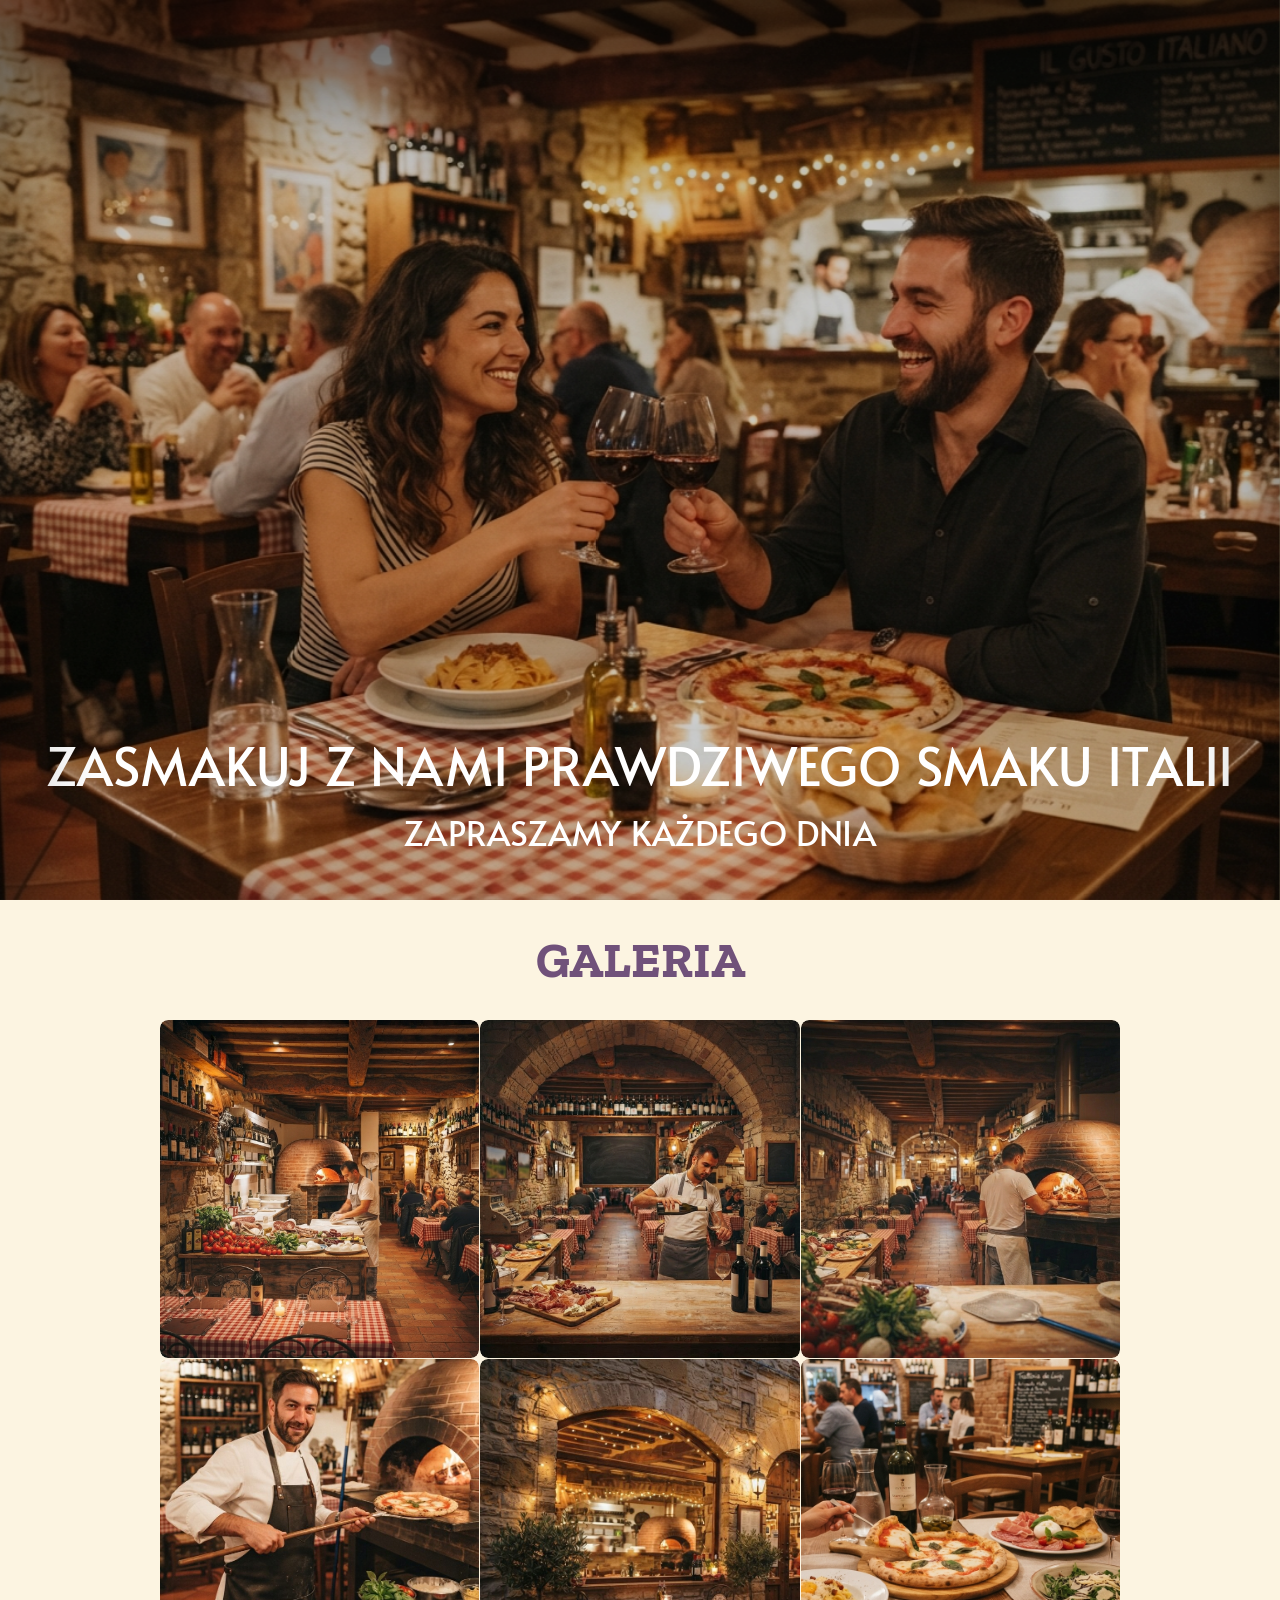
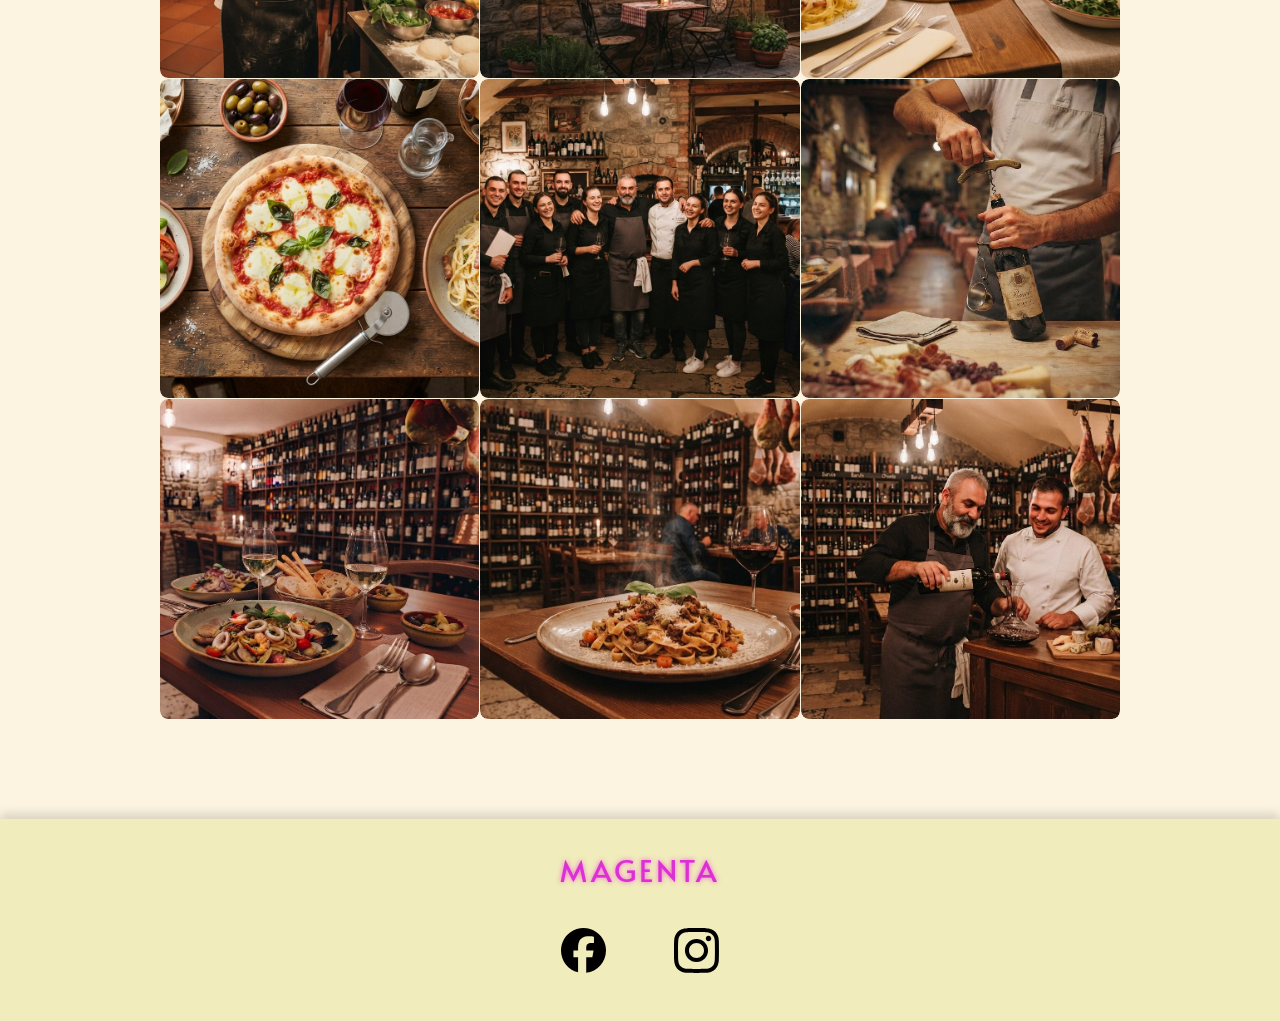
<file: galeria/index.html>
<!DOCTYPE html>
<html lang="pl-PL">

    <head><meta charset="UTF-8">
        
        <meta name="viewport" content="width=device-width, initial-scale=1">
                    <link rel="stylesheet" href="https://portfoliosj.github.io/Restauracja-MAGENTA/wp-content/plugins/breakdance/plugin/themeless/normalize.min.css">
                <title>MAGENTA – Galeria – MAGENTA</title>
<meta name="robots" content="max-image-preview:large">


<style id="wp-img-auto-sizes-contain-inline-css">
img:is([sizes=auto i],[sizes^="auto," i]){contain-intrinsic-size:3000px 1500px}
/*# sourceURL=wp-img-auto-sizes-contain-inline-css */
</style>
<style id="wp-emoji-styles-inline-css">

	img.wp-smiley, img.emoji {
		display: inline !important;
		border: none !important;
		box-shadow: none !important;
		height: 1em !important;
		width: 1em !important;
		margin: 0 0.07em !important;
		vertical-align: -0.1em !important;
		background: none !important;
		padding: 0 !important;
	}
/*# sourceURL=wp-emoji-styles-inline-css */
</style>
<style id="wp-block-library-inline-css">
:root{--wp-block-synced-color:#7a00df;--wp-block-synced-color--rgb:122,0,223;--wp-bound-block-color:var(--wp-block-synced-color);--wp-editor-canvas-background:#ddd;--wp-admin-theme-color:#007cba;--wp-admin-theme-color--rgb:0,124,186;--wp-admin-theme-color-darker-10:#006ba1;--wp-admin-theme-color-darker-10--rgb:0,107,160.5;--wp-admin-theme-color-darker-20:#005a87;--wp-admin-theme-color-darker-20--rgb:0,90,135;--wp-admin-border-width-focus:2px}@media (min-resolution:192dpi){:root{--wp-admin-border-width-focus:1.5px}}.wp-element-button{cursor:pointer}:root .has-very-light-gray-background-color{background-color:#eee}:root .has-very-dark-gray-background-color{background-color:#313131}:root .has-very-light-gray-color{color:#eee}:root .has-very-dark-gray-color{color:#313131}:root .has-vivid-green-cyan-to-vivid-cyan-blue-gradient-background{background:linear-gradient(135deg,#00d084,#0693e3)}:root .has-purple-crush-gradient-background{background:linear-gradient(135deg,#34e2e4,#4721fb 50%,#ab1dfe)}:root .has-hazy-dawn-gradient-background{background:linear-gradient(135deg,#faaca8,#dad0ec)}:root .has-subdued-olive-gradient-background{background:linear-gradient(135deg,#fafae1,#67a671)}:root .has-atomic-cream-gradient-background{background:linear-gradient(135deg,#fdd79a,#004a59)}:root .has-nightshade-gradient-background{background:linear-gradient(135deg,#330968,#31cdcf)}:root .has-midnight-gradient-background{background:linear-gradient(135deg,#020381,#2874fc)}:root{--wp--preset--font-size--normal:16px;--wp--preset--font-size--huge:42px}.has-regular-font-size{font-size:1em}.has-larger-font-size{font-size:2.625em}.has-normal-font-size{font-size:var(--wp--preset--font-size--normal)}.has-huge-font-size{font-size:var(--wp--preset--font-size--huge)}:root .has-text-align-center{text-align:center}:root .has-text-align-left{text-align:left}:root .has-text-align-right{text-align:right}.has-fit-text{white-space:nowrap!important}#end-resizable-editor-section{display:none}.aligncenter{clear:both}.items-justified-left{justify-content:flex-start}.items-justified-center{justify-content:center}.items-justified-right{justify-content:flex-end}.items-justified-space-between{justify-content:space-between}.screen-reader-text{word-wrap:normal!important;border:0;clip-path:inset(50%);height:1px;margin:-1px;overflow:hidden;padding:0;position:absolute;width:1px;word-break:normal!important}.screen-reader-text:focus{background-color:#ddd;clip-path:none;color:#444;display:block;font-size:1em;height:auto;left:5px;line-height:normal;padding:15px 23px 14px;text-decoration:none;top:5px;width:auto;z-index:100000}html :where(.has-border-color){border-style:solid}html :where([style^=border-color],[style*=";border-color"],[style*="; border-color"]){border-style:solid}html :where([style^=border-top-color],[style*=";border-top-color"],[style*="; border-top-color"]){border-top-style:solid}html :where([style^=border-right-color],[style*=";border-right-color"],[style*="; border-right-color"]){border-right-style:solid}html :where([style^=border-bottom-color],[style*=";border-bottom-color"],[style*="; border-bottom-color"]){border-bottom-style:solid}html :where([style^=border-left-color],[style*=";border-left-color"],[style*="; border-left-color"]){border-left-style:solid}html :where([style^=border-width],[style*=";border-width"],[style*="; border-width"]){border-style:solid}html :where([style^=border-top-width],[style*=";border-top-width"],[style*="; border-top-width"]){border-top-style:solid}html :where([style^=border-right-width],[style*=";border-right-width"],[style*="; border-right-width"]){border-right-style:solid}html :where([style^=border-bottom-width],[style*=";border-bottom-width"],[style*="; border-bottom-width"]){border-bottom-style:solid}html :where([style^=border-left-width],[style*=";border-left-width"],[style*="; border-left-width"]){border-left-style:solid}html :where(img[class*=wp-image-]){height:auto;max-width:100%}:where(figure){margin:0 0 1em}html :where(.is-position-sticky){--wp-admin--admin-bar--position-offset:var(--wp-admin--admin-bar--height,0px)}@media screen and (max-width:600px){html :where(.is-position-sticky){--wp-admin--admin-bar--position-offset:0px}}
/*# sourceURL=/wp-includes/css/dist/block-library/common.min.css */
</style>
<style id="classic-theme-styles-inline-css">
/*! This file is auto-generated */
.wp-block-button__link{color:#fff;background-color:#32373c;border-radius:9999px;box-shadow:none;text-decoration:none;padding:calc(.667em + 2px) calc(1.333em + 2px);font-size:1.125em}.wp-block-file__button{background:#32373c;color:#fff;text-decoration:none}
/*# sourceURL=/wp-includes/css/classic-themes.min.css */
</style>


<link rel="stylesheet" id="foobox-free-min-css" href="https://portfoliosj.github.io/Restauracja-MAGENTA/wp-content/plugins/foobox-image-lightbox/free/css/foobox.free.min.css?ver=2.8.5" media="all">
<script id="jquery-core-js" src="https://portfoliosj.github.io/Restauracja-MAGENTA/wp-includes/js/jquery/jquery.min.js?ver=3.7.1"></script>
<script id="jquery-migrate-js" src="https://portfoliosj.github.io/Restauracja-MAGENTA/wp-includes/js/jquery/jquery-migrate.min.js?ver=3.4.1"></script>
<script id="foobox-free-min-js-before">
/* Run FooBox FREE (v2.8.5) */
var FOOBOX = window.FOOBOX = {
	ready: true,
	disableOthers: false,
	o: {wordpress: { enabled: true }, countMessage:'image %index of %total', captions: { dataTitle: ["captionTitle","title"], dataDesc: ["captionDesc","description"] }, rel: '', excludes:'.fbx-link,.nofoobox,.nolightbox,a[href*="pinterest.com/pin/create/button/"]', affiliate : { enabled: false }},
	selectors: [
		".gallery", ".wp-block-gallery", ".wp-caption", ".wp-block-image", "a:has(img[class*=wp-image-])", ".foobox"
	],
	pre: function( $ ){
		// Custom JavaScript (Pre)
		
	},
	post: function( $ ){
		// Custom JavaScript (Post)
		
		// Custom Captions Code
		
	},
	custom: function( $ ){
		// Custom Extra JS
		
	}
};
//# sourceURL=foobox-free-min-js-before
</script>
<script id="foobox-free-min-js" src="https://portfoliosj.github.io/Restauracja-MAGENTA/wp-content/plugins/foobox-image-lightbox/free/js/foobox.free.min.js?ver=2.8.5"></script>
<link rel="EditURI" type="application/rsd+xml" title="RSD" href="https://portfoliosj.github.io/Restauracja-MAGENTA/xmlrpc.php?rsd">
<meta name="generator" content="WordPress 7.1.3">
<link rel="canonical" href="https://portfoliosj.github.io/Restauracja-MAGENTA/galeria/">
<link rel="shortlink" href="https://portfoliosj.github.io/Restauracja-MAGENTA/?p=146">
<!-- [HEADER ASSETS] -->
<link rel="stylesheet" href="https://portfoliosj.github.io/Restauracja-MAGENTA/wp-content/plugins/breakdance/subplugins/breakdance-elements/dependencies-files/breakdance-fancy-background@1/fancy-background.css?bd_ver=2.8.3">
<link rel="stylesheet" href="https://fonts.googleapis.com/css2?family=Alata:ital,wght@0,100;0,200;0,300;0,400;0,500;0,600;0,700;0,800;0,900;1,100;1,200;1,300;1,400;1,500;1,600;1,700;1,800;1,900&amp;family=Zilla%20Slab:ital,wght@0,100;0,200;0,300;0,400;0,500;0,600;0,700;0,800;0,900;1,100;1,200;1,300;1,400;1,500;1,600;1,700;1,800;1,900&amp;display=swap">

<link rel="stylesheet" href="https://portfoliosj.github.io/Restauracja-MAGENTA/wp-content/uploads/breakdance/css/post-146-defaults.css?v=a31e39d3e42f8975afebd68a6238c7f2">

<link rel="stylesheet" href="https://portfoliosj.github.io/Restauracja-MAGENTA/wp-content/uploads/breakdance/css/global-settings.css?v=1c779f2e57ecacdc79f37969799a3d61">

<link rel="stylesheet" href="https://portfoliosj.github.io/Restauracja-MAGENTA/wp-content/uploads/breakdance/css/presets.css?v=2e33ef47840b4ff902d7d8c7f5ceca90">

<link rel="stylesheet" href="https://portfoliosj.github.io/Restauracja-MAGENTA/wp-content/uploads/breakdance/css/post-146.css?v=a914a0b98ef387ab73c7b966e2fa4b80">
<!-- [/EOF HEADER ASSETS] -->
    </head>
    
    <body class="wp-singular page-template-default page page-id-146 wp-theme-breakdance-zero breakdance">
                    <a href="#bde-main" class="bde-skip-link">Skip to main content</a>
        <main id="bde-main"><section id="obraz-sekcja" class="bde-section-146-107 bde-section">
              
  
  
	

  <div class="section-background-overlay"></div>


<div class="section-container"><img class="bde-image2-146-200 bde-image2" src="https://portfoliosj.github.io/Restauracja-MAGENTA/wp-content/uploads/2026/09/zdjecie1.jpg" alt="Nasza restauracja" loading="lazy" srcset="https://portfoliosj.github.io/Restauracja-MAGENTA/wp-content/uploads/2026/09/zdjecie1.jpg 1408w, https://portfoliosj.github.io/Restauracja-MAGENTA/wp-content/uploads/2026/09/zdjecie1-300x164.jpg 300w, https://portfoliosj.github.io/Restauracja-MAGENTA/wp-content/uploads/2026/09/zdjecie1-1024x559.jpg 1024w, https://portfoliosj.github.io/Restauracja-MAGENTA/wp-content/uploads/2026/09/zdjecie1-768x419.jpg 768w" sizes="(max-width: 1408px) 100vw, 1408px" data-parallax="true"><div class="bde-div-146-196 bde-div">
  
  
	



<div class="bde-text-146-110 bde-text">
Zasmakuj z nami prawdziwego smaku italii
</div><div class="bde-text-146-112 bde-text">
Zapraszamy każdego dnia
</div>
</div></div>
</section><section class="bde-section-146-202 bde-section" data-parallax="true">
  
  
	



<div class="section-container"><div class="bde-div-146-222 bde-div">
  
  
	



<div class="bde-div-146-224 bde-div">
  
  
	



<div class="bde-text-146-205 bde-text">
Magenta
</div>
</div><div class="bde-div-146-225 bde-div">
  
  
	



<div class="bde-button-146-311 bde-button">
        
    
    
    
    
            
                    
            
            

    
    
    
    
    
    <a class="breakdance-link button-atom button-atom--custom bde-button__button" href="https://portfoliosj.github.io/Restauracja-MAGENTA/menu/" target="_self" data-type="url">

    
        <span class="button-atom__text">Menu</span>

        
        
                </a>

    


</div><div class="bde-button-146-312 bde-button">
        
    
    
    
    
            
                    
            
            

    
    
    
    
    
    <a class="breakdance-link button-atom button-atom--custom bde-button__button" href="https://portfoliosj.github.io/Restauracja-MAGENTA/" target="_self" data-type="url">

    
        <span class="button-atom__text">O nas</span>

        
        
                </a>

    


</div><div class="bde-button-146-313 bde-button">
        
    
    
    
    
            
                    
            
            

    
    
    
    
    
    <a class="breakdance-link button-atom button-atom--custom bde-button__button" href="https://portfoliosj.github.io/Restauracja-MAGENTA/galeria/" target="_self" data-type="url">

    
        <span class="button-atom__text">Galeria</span>

        
        
                </a>

    


</div><div class="bde-button-146-314 bde-button">
        
    
    
    
    
            
                    
            
            

    
    
    
    
    
    <a class="breakdance-link button-atom button-atom--custom bde-button__button" href="https://portfoliosj.github.io/Restauracja-MAGENTA/kontakt/" target="_self" data-type="url">

    
        <span class="button-atom__text">Kontakt</span>

        
        
                </a>

    


</div>
</div>
</div></div>
</section><section class="bde-section-146-124 bde-section">
  
  
	



<div class="section-container"><div class="bde-text-146-125 bde-text">
Galeria
</div><div class="bde-grid-146-253 bde-grid">
  
  
	



<div class="bde-div-146-291 bde-div">
  
  
	



<div class="bde-supacode-block-146-279 bde-supacode-block">
  <a href="https://portfoliosj.github.io/Restauracja-MAGENTA/wp-content/uploads/2026/10/1.jpg" class="foobox">
    <img src="https://portfoliosj.github.io/Restauracja-MAGENTA/wp-content/uploads/2026/10/1.jpg" alt="Moje zdjęcie" style="width: 100%; height: auto; border-radius: 8px;">
</a>

    </div>
</div><div class="bde-div-146-292 bde-div">
  
  
	



<div class="bde-supacode-block-146-280 bde-supacode-block">
  <a href="https://portfoliosj.github.io/Restauracja-MAGENTA/wp-content/uploads/2026/10/3.jpg" class="foobox">
    <img src="https://portfoliosj.github.io/Restauracja-MAGENTA/wp-content/uploads/2026/10/3.jpg" alt="Moje zdjęcie" style="width: 100%; height: auto; border-radius: 8px;">
</a>

    </div>
</div><div class="bde-div-146-293 bde-div">
  
  
	



<div class="bde-supacode-block-146-281 bde-supacode-block">
  <a href="https://portfoliosj.github.io/Restauracja-MAGENTA/wp-content/uploads/2026/10/2.jpg" class="foobox">
    <img src="https://portfoliosj.github.io/Restauracja-MAGENTA/wp-content/uploads/2026/10/2.jpg" alt="Moje zdjęcie" style="width: 100%; height: auto; border-radius: 8px;">
</a>

    </div>
</div><div class="bde-div-146-294 bde-div">
  
  
	



<div class="bde-supacode-block-146-282 bde-supacode-block">
  <a href="https://portfoliosj.github.io/Restauracja-MAGENTA/wp-content/uploads/2026/09/Gemini_Generated_Image_h1v4i6h1v4i6h1v4-1-e1790184920400.jpg" class="foobox">
    <img src="https://portfoliosj.github.io/Restauracja-MAGENTA/wp-content/uploads/2026/09/Gemini_Generated_Image_h1v4i6h1v4i6h1v4-1-e1790184920400.jpg" alt="Moje zdjęcie" style="width: 100%; aspect-ratio: 1/1; object-fit: cover; border-radius: 8px;">
</a>

    </div>
</div><div class="bde-div-146-295 bde-div">
  
  
	



<div class="bde-supacode-block-146-283 bde-supacode-block">
  <a href="https://portfoliosj.github.io/Restauracja-MAGENTA/wp-content/uploads/2026/09/Gemini_Generated_Image_agbq9xagbq9xagbq-e1790185940902.jpg" class="foobox">
    <img src="https://portfoliosj.github.io/Restauracja-MAGENTA/wp-content/uploads/2026/09/Gemini_Generated_Image_agbq9xagbq9xagbq-e1790185940902.jpg" alt="Moje zdjęcie" style="width: 100%; aspect-ratio: 1/1; object-fit: cover; border-radius: 8px;">
</a>

    </div>
</div><div class="bde-div-146-296 bde-div">
  
  
	



<div class="bde-supacode-block-146-284 bde-supacode-block">
  <a href="https://portfoliosj.github.io/Restauracja-MAGENTA/wp-content/uploads/2026/09/zdjecie4.jpg" class="foobox">
    <img src="https://portfoliosj.github.io/Restauracja-MAGENTA/wp-content/uploads/2026/09/zdjecie4.jpg" alt="Moje zdjęcie" style="width: 100%; aspect-ratio: 1/1; object-fit: cover; border-radius: 8px;">
</a>

    </div>
</div><div class="bde-div-146-297 bde-div">
  
  
	



<div class="bde-supacode-block-146-285 bde-supacode-block">
  <a href="https://portfoliosj.github.io/Restauracja-MAGENTA/wp-content/uploads/2026/10/Gemini_Generated_Image_bp95awbp95awbp95.jpg" class="foobox">
    <img src="https://portfoliosj.github.io/Restauracja-MAGENTA/wp-content/uploads/2026/10/Gemini_Generated_Image_bp95awbp95awbp95.jpg" alt="Moje zdjęcie" style="width: 100%; aspect-ratio: 1/1; object-fit: cover; border-radius: 8px;">
</a>

    </div>
</div><div class="bde-div-146-298 bde-div">
  
  
	



<div class="bde-supacode-block-146-286 bde-supacode-block">
  <a href="https://portfoliosj.github.io/Restauracja-MAGENTA/wp-content/uploads/2026/10/5.jpg" class="foobox">
    <img src="https://portfoliosj.github.io/Restauracja-MAGENTA/wp-content/uploads/2026/10/5.jpg" alt="Moje zdjęcie" style="width: 100%; aspect-ratio: 1/1; object-fit: cover; border-radius: 8px;">
</a>

    </div>
</div><div class="bde-div-146-299 bde-div">
  
  
	



<div class="bde-supacode-block-146-287 bde-supacode-block">
  <a href="https://portfoliosj.github.io/Restauracja-MAGENTA/wp-content/uploads/2026/10/4-e1791217791984.jpg" class="foobox">
    <img src="https://portfoliosj.github.io/Restauracja-MAGENTA/wp-content/uploads/2026/10/4-e1791217791984.jpg" alt="Moje zdjęcie" style="width: 100%; aspect-ratio: 1/1; object-fit: cover; border-radius: 8px;">
</a>

    </div>
</div><div class="bde-div-146-300 bde-div">
  
  
	



<div class="bde-supacode-block-146-288 bde-supacode-block">
  <a href="https://portfoliosj.github.io/Restauracja-MAGENTA/wp-content/uploads/2026/10/Gemini_Generated_Image_160xki160xki160x-e1791217744575.jpg" class="foobox">
    <img src="https://portfoliosj.github.io/Restauracja-MAGENTA/wp-content/uploads/2026/10/Gemini_Generated_Image_160xki160xki160x-e1791217744575.jpg" alt="Moje zdjęcie" style="width: 100%; aspect-ratio: 1/1; object-fit: cover; border-radius: 8px;">
</a>

    </div>
</div><div class="bde-div-146-301 bde-div">
  
  
	



<div class="bde-supacode-block-146-289 bde-supacode-block">
  <a href="https://portfoliosj.github.io/Restauracja-MAGENTA/wp-content/uploads/2026/10/Gemini_Generated_Image_m6lxppm6lxppm6lx-e1791217723970.jpg" class="foobox">
    <img src="https://portfoliosj.github.io/Restauracja-MAGENTA/wp-content/uploads/2026/10/Gemini_Generated_Image_m6lxppm6lxppm6lx-e1791217723970.jpg" alt="Moje zdjęcie" style="width: 100%; aspect-ratio: 1/1; object-fit: cover; border-radius: 8px;">
</a>

    </div>
</div><div class="bde-div-146-302 bde-div">
  
  
	



<div class="bde-supacode-block-146-290 bde-supacode-block">
  <a href="https://portfoliosj.github.io/Restauracja-MAGENTA/wp-content/uploads/2026/10/Gemini_Generated_Image_mjj196mjj196mjj1-e1791217695111.jpg" class="foobox">
    <img src="https://portfoliosj.github.io/Restauracja-MAGENTA/wp-content/uploads/2026/10/Gemini_Generated_Image_mjj196mjj196mjj1-e1791217695111.jpg" alt="Moje zdjęcie" style="width: 100%; aspect-ratio: 1/1; object-fit: cover; border-radius: 8px;">
</a>

    </div>
</div>
</div></div>
</section><section class="bde-section-146-146 bde-section">
  
  
	



<div class="section-container"><div class="bde-text-146-147 bde-text" data-parallax="false">
MAGENTA
</div><div class="bde-div-146-150 bde-div">
  
  
	



<div class="bde-button-146-149 bde-button">
        
    
    
    
    
            
            <button type="button" class="button-atom button-atom--custom bde-button__button">
    
        <span class="button-atom__text">‎ </span>

                            
        
            </button>
    


</div><div class="bde-button-146-148 bde-button">
        
    
    
    
    
            
            <button type="button" class="button-atom button-atom--custom bde-button__button">
    
        <span class="button-atom__text">‎ </span>

                            
        
            </button>
    


</div>
</div></div>
</section></main>        <script type="speculationrules">
{"prefetch":[{"source":"document","where":{"and":[{"href_matches":"/*"},{"not":{"href_matches":["/wp-*.php","/wp-admin/*","/wp-content/uploads/*","/wp-content/*","/wp-content/plugins/*","\\\\Users\\\\szymo\\\\Local Sites\\\\moj-test\\\\app\\\\public\\\\wp-content\\\\plugins\\\\breakdance/plugin/themeless/themes/breakdance-zero/*","/*\\?(.+)"]}},{"not":{"selector_matches":"a[rel~=\"nofollow\"]"}},{"not":{"selector_matches":".no-prefetch, .no-prefetch a"}}]},"eagerness":"conservative"}]}
</script>
<style id="global-styles-inline-css">
:root{--wp--preset--aspect-ratio--square: 1;--wp--preset--aspect-ratio--4-3: 4/3;--wp--preset--aspect-ratio--3-4: 3/4;--wp--preset--aspect-ratio--3-2: 3/2;--wp--preset--aspect-ratio--2-3: 2/3;--wp--preset--aspect-ratio--16-9: 16/9;--wp--preset--aspect-ratio--9-16: 9/16;--wp--preset--color--black: #000000;--wp--preset--color--cyan-bluish-gray: #abb8c3;--wp--preset--color--white: #ffffff;--wp--preset--color--pale-pink: #f78da7;--wp--preset--color--vivid-red: #cf2e2e;--wp--preset--color--luminous-vivid-orange: #ff6900;--wp--preset--color--luminous-vivid-amber: #fcb900;--wp--preset--color--light-green-cyan: #7bdcb5;--wp--preset--color--vivid-green-cyan: #00d084;--wp--preset--color--pale-cyan-blue: #8ed1fc;--wp--preset--color--vivid-cyan-blue: #0693e3;--wp--preset--color--vivid-purple: #9b51e0;--wp--preset--gradient--vivid-cyan-blue-to-vivid-purple: linear-gradient(135deg,rgb(6,147,227) 0%,rgb(155,81,224) 100%);--wp--preset--gradient--light-green-cyan-to-vivid-green-cyan: linear-gradient(135deg,rgb(122,220,180) 0%,rgb(0,208,130) 100%);--wp--preset--gradient--luminous-vivid-amber-to-luminous-vivid-orange: linear-gradient(135deg,rgb(252,185,0) 0%,rgb(255,105,0) 100%);--wp--preset--gradient--luminous-vivid-orange-to-vivid-red: linear-gradient(135deg,rgb(255,105,0) 0%,rgb(207,46,46) 100%);--wp--preset--gradient--very-light-gray-to-cyan-bluish-gray: linear-gradient(135deg,rgb(238,238,238) 0%,rgb(169,184,195) 100%);--wp--preset--gradient--cool-to-warm-spectrum: linear-gradient(135deg,rgb(74,234,220) 0%,rgb(151,120,209) 20%,rgb(207,42,186) 40%,rgb(238,44,130) 60%,rgb(251,105,98) 80%,rgb(254,248,76) 100%);--wp--preset--gradient--blush-light-purple: linear-gradient(135deg,rgb(255,206,236) 0%,rgb(152,150,240) 100%);--wp--preset--gradient--blush-bordeaux: linear-gradient(135deg,rgb(254,205,165) 0%,rgb(254,45,45) 50%,rgb(107,0,62) 100%);--wp--preset--gradient--luminous-dusk: linear-gradient(135deg,rgb(255,203,112) 0%,rgb(199,81,192) 50%,rgb(65,88,208) 100%);--wp--preset--gradient--pale-ocean: linear-gradient(135deg,rgb(255,245,203) 0%,rgb(182,227,212) 50%,rgb(51,167,181) 100%);--wp--preset--gradient--electric-grass: linear-gradient(135deg,rgb(202,248,128) 0%,rgb(113,206,126) 100%);--wp--preset--gradient--midnight: linear-gradient(135deg,rgb(2,3,129) 0%,rgb(40,116,252) 100%);--wp--preset--font-size--small: 13px;--wp--preset--font-size--medium: 20px;--wp--preset--font-size--large: 36px;--wp--preset--font-size--x-large: 42px;--wp--preset--spacing--20: 0.44rem;--wp--preset--spacing--30: 0.67rem;--wp--preset--spacing--40: 1rem;--wp--preset--spacing--50: 1.5rem;--wp--preset--spacing--60: 2.25rem;--wp--preset--spacing--70: 3.38rem;--wp--preset--spacing--80: 5.06rem;--wp--preset--shadow--natural: 6px 6px 9px rgba(0, 0, 0, 0.2);--wp--preset--shadow--deep: 12px 12px 50px rgba(0, 0, 0, 0.4);--wp--preset--shadow--sharp: 6px 6px 0px rgba(0, 0, 0, 0.2);--wp--preset--shadow--outlined: 6px 6px 0px -3px rgb(255, 255, 255), 6px 6px rgb(0, 0, 0);--wp--preset--shadow--crisp: 6px 6px 0px rgb(0, 0, 0);}.wp-block-button{--wp--preset--dimension--25: 25%;--wp--preset--dimension--50: 50%;--wp--preset--dimension--75: 75%;--wp--preset--dimension--100: 100%;}:where(body) { margin: 0; }:where(.is-layout-flex){gap: 0.5em;}:where(.is-layout-grid){gap: 0.5em;}body .is-layout-flex{display: flex;}.is-layout-flex{flex-wrap: wrap;align-items: center;}.is-layout-flex > :is(*, div){margin: 0;}body .is-layout-grid{display: grid;}.is-layout-grid > :is(*, div){margin: 0;}body{padding-top: 0px;padding-right: 0px;padding-bottom: 0px;padding-left: 0px;}:root :where(.wp-element-button, .wp-block-button__link){background-color: #32373c;border-width: 0;color: #fff;font-family: inherit;font-size: inherit;font-style: inherit;font-weight: inherit;letter-spacing: inherit;line-height: inherit;padding-top: calc(0.667em + 2px);padding-right: calc(1.333em + 2px);padding-bottom: calc(0.667em + 2px);padding-left: calc(1.333em + 2px);text-decoration: none;text-transform: inherit;}.has-black-color{color: var(--wp--preset--color--black) !important;}.has-cyan-bluish-gray-color{color: var(--wp--preset--color--cyan-bluish-gray) !important;}.has-white-color{color: var(--wp--preset--color--white) !important;}.has-pale-pink-color{color: var(--wp--preset--color--pale-pink) !important;}.has-vivid-red-color{color: var(--wp--preset--color--vivid-red) !important;}.has-luminous-vivid-orange-color{color: var(--wp--preset--color--luminous-vivid-orange) !important;}.has-luminous-vivid-amber-color{color: var(--wp--preset--color--luminous-vivid-amber) !important;}.has-light-green-cyan-color{color: var(--wp--preset--color--light-green-cyan) !important;}.has-vivid-green-cyan-color{color: var(--wp--preset--color--vivid-green-cyan) !important;}.has-pale-cyan-blue-color{color: var(--wp--preset--color--pale-cyan-blue) !important;}.has-vivid-cyan-blue-color{color: var(--wp--preset--color--vivid-cyan-blue) !important;}.has-vivid-purple-color{color: var(--wp--preset--color--vivid-purple) !important;}.has-black-background-color{background-color: var(--wp--preset--color--black) !important;}.has-cyan-bluish-gray-background-color{background-color: var(--wp--preset--color--cyan-bluish-gray) !important;}.has-white-background-color{background-color: var(--wp--preset--color--white) !important;}.has-pale-pink-background-color{background-color: var(--wp--preset--color--pale-pink) !important;}.has-vivid-red-background-color{background-color: var(--wp--preset--color--vivid-red) !important;}.has-luminous-vivid-orange-background-color{background-color: var(--wp--preset--color--luminous-vivid-orange) !important;}.has-luminous-vivid-amber-background-color{background-color: var(--wp--preset--color--luminous-vivid-amber) !important;}.has-light-green-cyan-background-color{background-color: var(--wp--preset--color--light-green-cyan) !important;}.has-vivid-green-cyan-background-color{background-color: var(--wp--preset--color--vivid-green-cyan) !important;}.has-pale-cyan-blue-background-color{background-color: var(--wp--preset--color--pale-cyan-blue) !important;}.has-vivid-cyan-blue-background-color{background-color: var(--wp--preset--color--vivid-cyan-blue) !important;}.has-vivid-purple-background-color{background-color: var(--wp--preset--color--vivid-purple) !important;}.has-black-border-color{border-color: var(--wp--preset--color--black) !important;}.has-cyan-bluish-gray-border-color{border-color: var(--wp--preset--color--cyan-bluish-gray) !important;}.has-white-border-color{border-color: var(--wp--preset--color--white) !important;}.has-pale-pink-border-color{border-color: var(--wp--preset--color--pale-pink) !important;}.has-vivid-red-border-color{border-color: var(--wp--preset--color--vivid-red) !important;}.has-luminous-vivid-orange-border-color{border-color: var(--wp--preset--color--luminous-vivid-orange) !important;}.has-luminous-vivid-amber-border-color{border-color: var(--wp--preset--color--luminous-vivid-amber) !important;}.has-light-green-cyan-border-color{border-color: var(--wp--preset--color--light-green-cyan) !important;}.has-vivid-green-cyan-border-color{border-color: var(--wp--preset--color--vivid-green-cyan) !important;}.has-pale-cyan-blue-border-color{border-color: var(--wp--preset--color--pale-cyan-blue) !important;}.has-vivid-cyan-blue-border-color{border-color: var(--wp--preset--color--vivid-cyan-blue) !important;}.has-vivid-purple-border-color{border-color: var(--wp--preset--color--vivid-purple) !important;}.has-vivid-cyan-blue-to-vivid-purple-gradient-background{background: var(--wp--preset--gradient--vivid-cyan-blue-to-vivid-purple) !important;}.has-light-green-cyan-to-vivid-green-cyan-gradient-background{background: var(--wp--preset--gradient--light-green-cyan-to-vivid-green-cyan) !important;}.has-luminous-vivid-amber-to-luminous-vivid-orange-gradient-background{background: var(--wp--preset--gradient--luminous-vivid-amber-to-luminous-vivid-orange) !important;}.has-luminous-vivid-orange-to-vivid-red-gradient-background{background: var(--wp--preset--gradient--luminous-vivid-orange-to-vivid-red) !important;}.has-very-light-gray-to-cyan-bluish-gray-gradient-background{background: var(--wp--preset--gradient--very-light-gray-to-cyan-bluish-gray) !important;}.has-cool-to-warm-spectrum-gradient-background{background: var(--wp--preset--gradient--cool-to-warm-spectrum) !important;}.has-blush-light-purple-gradient-background{background: var(--wp--preset--gradient--blush-light-purple) !important;}.has-blush-bordeaux-gradient-background{background: var(--wp--preset--gradient--blush-bordeaux) !important;}.has-luminous-dusk-gradient-background{background: var(--wp--preset--gradient--luminous-dusk) !important;}.has-pale-ocean-gradient-background{background: var(--wp--preset--gradient--pale-ocean) !important;}.has-electric-grass-gradient-background{background: var(--wp--preset--gradient--electric-grass) !important;}.has-midnight-gradient-background{background: var(--wp--preset--gradient--midnight) !important;}.has-small-font-size{font-size: var(--wp--preset--font-size--small) !important;}.has-medium-font-size{font-size: var(--wp--preset--font-size--medium) !important;}.has-large-font-size{font-size: var(--wp--preset--font-size--large) !important;}.has-x-large-font-size{font-size: var(--wp--preset--font-size--x-large) !important;}
/*# sourceURL=global-styles-inline-css */
</style>
<script id="wp-emoji-settings" type="application/json">
{"baseUrl":"https://s.w.org/images/core/emoji/17.0.2/72x72/","ext":".png","svgUrl":"https://s.w.org/images/core/emoji/17.0.2/svg/","svgExt":".svg","source":{"concatemoji":"https://portfoliosj.github.io/Restauracja-MAGENTA/wp-includes/js/wp-emoji-release.min.js?ver=7.1.3"}}
</script>
<script type="module">
/*! This file is auto-generated */
var e="script#wp-emoji-settings",t=document.querySelector(e);if(!(t instanceof HTMLScriptElement))throw new Error("Element missing: "+e);const r=JSON.parse(t.text),s=(window._wpemojiSettings=r,"wpEmojiSettingsSupports"),o=["flag","emoji"];function i(e){try{var t={supportTests:e,timestamp:(new Date).valueOf()};sessionStorage.setItem(s,JSON.stringify(t))}catch(e){}}function c(e,t,n){e.clearRect(0,0,e.canvas.width,e.canvas.height),e.fillText(t,0,0);t=new Uint32Array(e.getImageData(0,0,e.canvas.width,e.canvas.height).data);e.clearRect(0,0,e.canvas.width,e.canvas.height),e.fillText(n,0,0);const r=new Uint32Array(e.getImageData(0,0,e.canvas.width,e.canvas.height).data);return t.every((e,t)=>e===r[t])}function p(e,t){e.clearRect(0,0,e.canvas.width,e.canvas.height),e.fillText(t,0,0);var n=e.getImageData(16,16,1,1);for(let e=0;e<n.data.length;e++)if(0!==n.data[e])return!1;return!0}function u(e,t,n,r){switch(t){case"flag":return n(e,"\ud83c\udff3\ufe0f\u200d\u26a7\ufe0f","\ud83c\udff3\ufe0f\u200b\u26a7\ufe0f")?!1:!n(e,"\ud83c\udde8\ud83c\uddf6","\ud83c\udde8\u200b\ud83c\uddf6")&&!n(e,"\ud83c\udff4\udb40\udc67\udb40\udc62\udb40\udc65\udb40\udc6e\udb40\udc67\udb40\udc7f","\ud83c\udff4\u200b\udb40\udc67\u200b\udb40\udc62\u200b\udb40\udc65\u200b\udb40\udc6e\u200b\udb40\udc67\u200b\udb40\udc7f");case"emoji":return!r(e,"\ud83e\u1fac8")}return!1}function f(e,t,n,r){let a;const s=(a="undefined"!=typeof WorkerGlobalScope&&self instanceof WorkerGlobalScope?new OffscreenCanvas(300,150):document.createElement("canvas")).getContext("2d",{willReadFrequently:!0}),o=(s.textBaseline="top",s.font="600 32px Arial",{});return e.forEach(e=>{o[e]=t(s,e,n,r)}),o}function a(e){var t=document.createElement("script");t.src=e,t.defer=!0,document.head.appendChild(t)}r.supports={everything:!0,everythingExceptFlag:!0},new Promise(t=>{let n=function(){try{var e=JSON.parse(sessionStorage.getItem(s));if("object"==typeof e&&"number"==typeof e.timestamp&&(new Date).valueOf()<e.timestamp+604800&&"object"==typeof e.supportTests)return e.supportTests}catch(e){}return null}();if(!n){if("undefined"!=typeof Worker&&"undefined"!=typeof OffscreenCanvas&&"undefined"!=typeof URL&&URL.createObjectURL&&"undefined"!=typeof Blob)try{var e="postMessage("+f.toString()+"("+[JSON.stringify(o),u.toString(),c.toString(),p.toString()].join(",")+"));",r=new Blob([e],{type:"text/javascript"});const a=new Worker(URL.createObjectURL(r),{name:"wpTestEmojiSupports"});return void(a.onmessage=e=>{i(n=e.data),a.terminate(),t(n)})}catch(e){}i(n=f(o,u,c,p))}t(n)}).then(e=>{for(const n in e)r.supports[n]=e[n],r.supports.everything=r.supports.everything&&r.supports[n],"flag"!==n&&(r.supports.everythingExceptFlag=r.supports.everythingExceptFlag&&r.supports[n]);var t;r.supports.everythingExceptFlag=r.supports.everythingExceptFlag&&!r.supports.flag,r.supports.everything||((t=r.source||{}).concatemoji?a(t.concatemoji):t.wpemoji&&t.twemoji&&(a(t.twemoji),a(t.wpemoji)))});
//# sourceURL=https://portfoliosj.github.io/Restauracja-MAGENTA/wp-includes/js/wp-emoji-loader.min.js
</script>
<script src='https://portfoliosj.github.io/Restauracja-MAGENTA/wp-content/plugins/breakdance/plugin/global-scripts/breakdance-utils.js?bd_ver=2.8.3' defer></script>
<script src='https://portfoliosj.github.io/Restauracja-MAGENTA/wp-content/plugins/assets4breakdance/dependencies/gsap.min.js?bd_ver=2.8.3' defer></script>
<script src='https://portfoliosj.github.io/Restauracja-MAGENTA/wp-content/plugins/assets4breakdance/dependencies/ScrollTrigger.min.js?bd_ver=2.8.3' defer></script>
<script src='https://portfoliosj.github.io/Restauracja-MAGENTA/wp-content/plugins/breakdance/subplugins/breakdance-elements/dependencies-files/imagesloaded@4/imagesloaded.pkgd.min.js?bd_ver=2.8.3' defer></script>
<script src='https://portfoliosj.github.io/Restauracja-MAGENTA/wp-content/plugins/breakdance/plugin/animations/scrolling/js/blur-plugin.js?bd_ver=2.8.3' defer></script>
<script src='https://portfoliosj.github.io/Restauracja-MAGENTA/wp-content/plugins/breakdance/plugin/animations/scrolling/js/parallax.js?bd_ver=2.8.3' defer></script>
<script>document.addEventListener('DOMContentLoaded', function(){     if (!window.BreakdanceFrontend) {
        window.BreakdanceFrontend = {}
    }

    window.BreakdanceFrontend.data = {"homeUrl":"http:\/\/moj-test.local","ajaxUrl":"https:\/\/portfoliosj.github.io\/Restauracja-MAGENTA\/wp-admin\/admin-ajax.php","elementsPluginUrl":"https:\/\/portfoliosj.github.io\/Restauracja-MAGENTA\/wp-content\/plugins\/breakdance\/subplugins\/breakdance-elements\/","BASE_BREAKPOINT_ID":"breakpoint_base","breakpoints":[{"id":"breakpoint_base","label":"Desktop","defaultPreviewWidth":"100%"},{"id":"breakpoint_tablet_landscape","label":"Tablet Landscape","defaultPreviewWidth":1024,"maxWidth":1119},{"id":"breakpoint_tablet_portrait","label":"Tablet Portrait","defaultPreviewWidth":768,"maxWidth":1023},{"id":"breakpoint_phone_landscape","label":"Phone Landscape","defaultPreviewWidth":480,"maxWidth":767},{"id":"breakpoint_phone_portrait","label":"Phone Portrait","defaultPreviewWidth":400,"maxWidth":479}],"subscriptionMode":"free"} }) </script>
<script>document.addEventListener('DOMContentLoaded', function(){ 
new BreakdanceParallax(
              '.breakdance .bde-image2-146-200',
              {"enabled":true,"y":{"start":{"number":-50,"unit":"%","style":"-50%"},"end":{"number":50,"unit":"%","style":"50%"},"trigger":null,"middle":null},"advanced":{"relative_to":"custom","relative_selector":"#obraz-sekcja"},"x":{"start":null}}
            )
 }) </script>
<script>document.addEventListener('DOMContentLoaded', function(){ 
new BreakdanceParallax(
              '.breakdance .bde-section-146-202',
              {"enabled":true,"opacity":{"start":0,"trigger":[99,100],"end":1,"middle":null}}
            )
 }) </script>
<script>document.addEventListener('DOMContentLoaded', function(){ 

 }) </script>
    </body>

    </html>
</file>
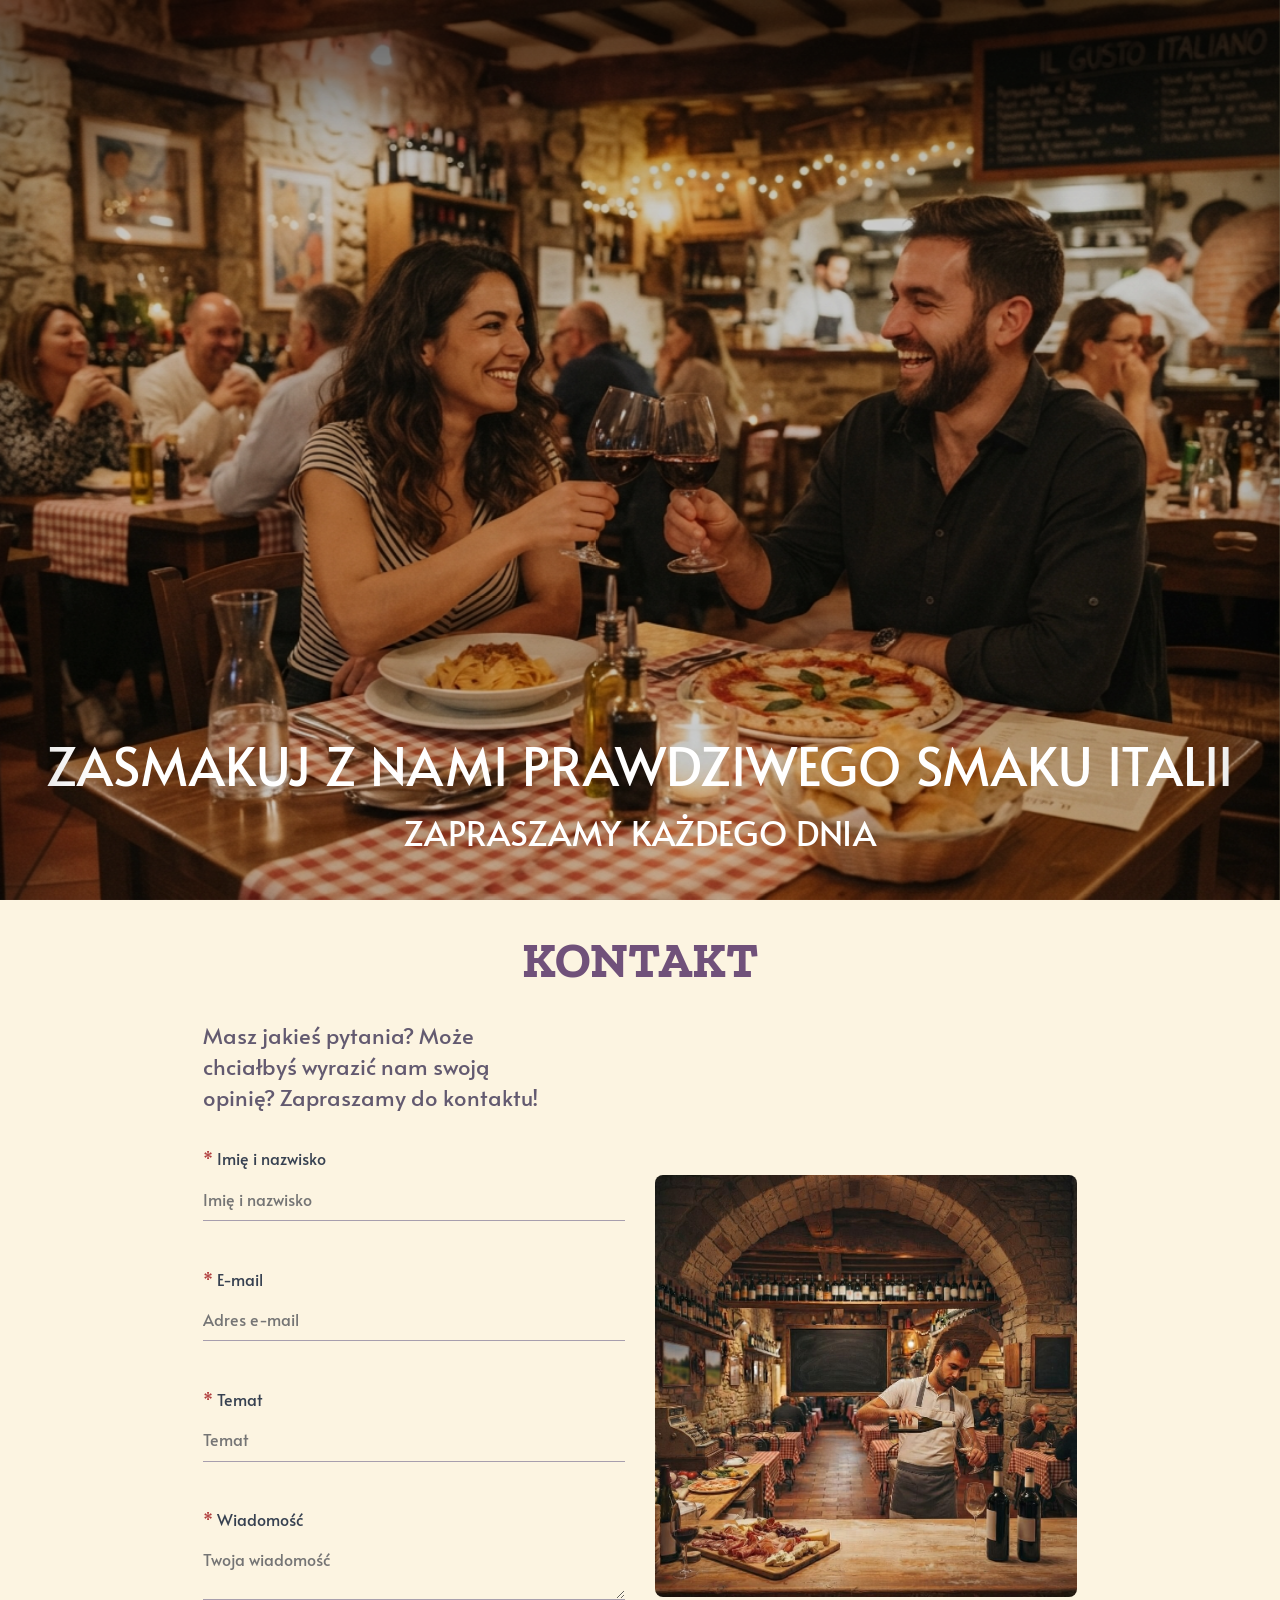
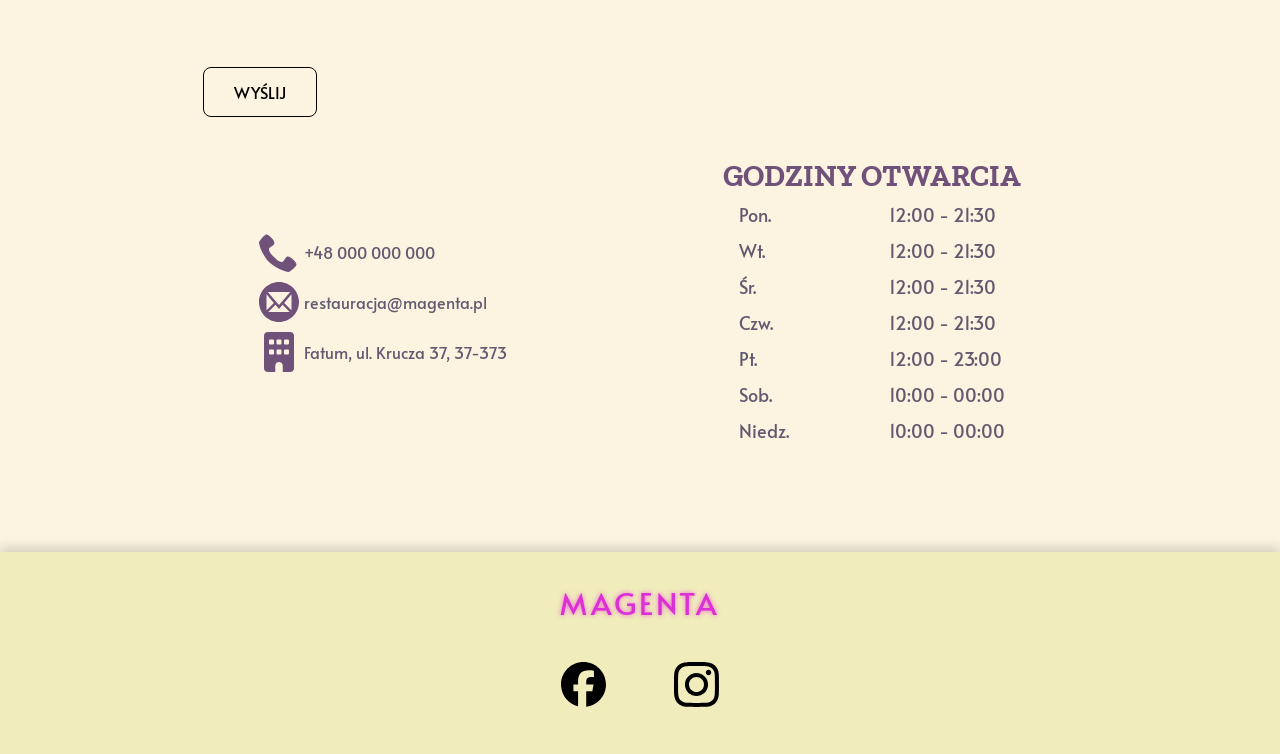
<file: kontakt/index.html>
<!DOCTYPE html>
<html lang="pl-PL">

    <head><meta charset="UTF-8">
        
        <meta name="viewport" content="width=device-width, initial-scale=1">
                    <link rel="stylesheet" href="https://portfoliosj.github.io/Restauracja-MAGENTA/wp-content/plugins/breakdance/plugin/themeless/normalize.min.css">
                <title>MAGENTA – Kontakt – MAGENTA</title>
<meta name="robots" content="max-image-preview:large">


<style id="wp-img-auto-sizes-contain-inline-css">
img:is([sizes=auto i],[sizes^="auto," i]){contain-intrinsic-size:3000px 1500px}
/*# sourceURL=wp-img-auto-sizes-contain-inline-css */
</style>
<style id="wp-emoji-styles-inline-css">

	img.wp-smiley, img.emoji {
		display: inline !important;
		border: none !important;
		box-shadow: none !important;
		height: 1em !important;
		width: 1em !important;
		margin: 0 0.07em !important;
		vertical-align: -0.1em !important;
		background: none !important;
		padding: 0 !important;
	}
/*# sourceURL=wp-emoji-styles-inline-css */
</style>
<style id="wp-block-library-inline-css">
:root{--wp-block-synced-color:#7a00df;--wp-block-synced-color--rgb:122,0,223;--wp-bound-block-color:var(--wp-block-synced-color);--wp-editor-canvas-background:#ddd;--wp-admin-theme-color:#007cba;--wp-admin-theme-color--rgb:0,124,186;--wp-admin-theme-color-darker-10:#006ba1;--wp-admin-theme-color-darker-10--rgb:0,107,160.5;--wp-admin-theme-color-darker-20:#005a87;--wp-admin-theme-color-darker-20--rgb:0,90,135;--wp-admin-border-width-focus:2px}@media (min-resolution:192dpi){:root{--wp-admin-border-width-focus:1.5px}}.wp-element-button{cursor:pointer}:root .has-very-light-gray-background-color{background-color:#eee}:root .has-very-dark-gray-background-color{background-color:#313131}:root .has-very-light-gray-color{color:#eee}:root .has-very-dark-gray-color{color:#313131}:root .has-vivid-green-cyan-to-vivid-cyan-blue-gradient-background{background:linear-gradient(135deg,#00d084,#0693e3)}:root .has-purple-crush-gradient-background{background:linear-gradient(135deg,#34e2e4,#4721fb 50%,#ab1dfe)}:root .has-hazy-dawn-gradient-background{background:linear-gradient(135deg,#faaca8,#dad0ec)}:root .has-subdued-olive-gradient-background{background:linear-gradient(135deg,#fafae1,#67a671)}:root .has-atomic-cream-gradient-background{background:linear-gradient(135deg,#fdd79a,#004a59)}:root .has-nightshade-gradient-background{background:linear-gradient(135deg,#330968,#31cdcf)}:root .has-midnight-gradient-background{background:linear-gradient(135deg,#020381,#2874fc)}:root{--wp--preset--font-size--normal:16px;--wp--preset--font-size--huge:42px}.has-regular-font-size{font-size:1em}.has-larger-font-size{font-size:2.625em}.has-normal-font-size{font-size:var(--wp--preset--font-size--normal)}.has-huge-font-size{font-size:var(--wp--preset--font-size--huge)}:root .has-text-align-center{text-align:center}:root .has-text-align-left{text-align:left}:root .has-text-align-right{text-align:right}.has-fit-text{white-space:nowrap!important}#end-resizable-editor-section{display:none}.aligncenter{clear:both}.items-justified-left{justify-content:flex-start}.items-justified-center{justify-content:center}.items-justified-right{justify-content:flex-end}.items-justified-space-between{justify-content:space-between}.screen-reader-text{word-wrap:normal!important;border:0;clip-path:inset(50%);height:1px;margin:-1px;overflow:hidden;padding:0;position:absolute;width:1px;word-break:normal!important}.screen-reader-text:focus{background-color:#ddd;clip-path:none;color:#444;display:block;font-size:1em;height:auto;left:5px;line-height:normal;padding:15px 23px 14px;text-decoration:none;top:5px;width:auto;z-index:100000}html :where(.has-border-color){border-style:solid}html :where([style^=border-color],[style*=";border-color"],[style*="; border-color"]){border-style:solid}html :where([style^=border-top-color],[style*=";border-top-color"],[style*="; border-top-color"]){border-top-style:solid}html :where([style^=border-right-color],[style*=";border-right-color"],[style*="; border-right-color"]){border-right-style:solid}html :where([style^=border-bottom-color],[style*=";border-bottom-color"],[style*="; border-bottom-color"]){border-bottom-style:solid}html :where([style^=border-left-color],[style*=";border-left-color"],[style*="; border-left-color"]){border-left-style:solid}html :where([style^=border-width],[style*=";border-width"],[style*="; border-width"]){border-style:solid}html :where([style^=border-top-width],[style*=";border-top-width"],[style*="; border-top-width"]){border-top-style:solid}html :where([style^=border-right-width],[style*=";border-right-width"],[style*="; border-right-width"]){border-right-style:solid}html :where([style^=border-bottom-width],[style*=";border-bottom-width"],[style*="; border-bottom-width"]){border-bottom-style:solid}html :where([style^=border-left-width],[style*=";border-left-width"],[style*="; border-left-width"]){border-left-style:solid}html :where(img[class*=wp-image-]){height:auto;max-width:100%}:where(figure){margin:0 0 1em}html :where(.is-position-sticky){--wp-admin--admin-bar--position-offset:var(--wp-admin--admin-bar--height,0px)}@media screen and (max-width:600px){html :where(.is-position-sticky){--wp-admin--admin-bar--position-offset:0px}}
/*# sourceURL=/wp-includes/css/dist/block-library/common.min.css */
</style>
<style id="classic-theme-styles-inline-css">
/*! This file is auto-generated */
.wp-block-button__link{color:#fff;background-color:#32373c;border-radius:9999px;box-shadow:none;text-decoration:none;padding:calc(.667em + 2px) calc(1.333em + 2px);font-size:1.125em}.wp-block-file__button{background:#32373c;color:#fff;text-decoration:none}
/*# sourceURL=/wp-includes/css/classic-themes.min.css */
</style>


<link rel="stylesheet" id="foobox-free-min-css" href="https://portfoliosj.github.io/Restauracja-MAGENTA/wp-content/plugins/foobox-image-lightbox/free/css/foobox.free.min.css?ver=2.8.5" media="all">
<script id="jquery-core-js" src="https://portfoliosj.github.io/Restauracja-MAGENTA/wp-includes/js/jquery/jquery.min.js?ver=3.7.1"></script>
<script id="jquery-migrate-js" src="https://portfoliosj.github.io/Restauracja-MAGENTA/wp-includes/js/jquery/jquery-migrate.min.js?ver=3.4.1"></script>
<script id="foobox-free-min-js-before">
/* Run FooBox FREE (v2.8.5) */
var FOOBOX = window.FOOBOX = {
	ready: true,
	disableOthers: false,
	o: {wordpress: { enabled: true }, countMessage:'image %index of %total', captions: { dataTitle: ["captionTitle","title"], dataDesc: ["captionDesc","description"] }, rel: '', excludes:'.fbx-link,.nofoobox,.nolightbox,a[href*="pinterest.com/pin/create/button/"]', affiliate : { enabled: false }},
	selectors: [
		".gallery", ".wp-block-gallery", ".wp-caption", ".wp-block-image", "a:has(img[class*=wp-image-])", ".foobox"
	],
	pre: function( $ ){
		// Custom JavaScript (Pre)
		
	},
	post: function( $ ){
		// Custom JavaScript (Post)
		
		// Custom Captions Code
		
	},
	custom: function( $ ){
		// Custom Extra JS
		
	}
};
//# sourceURL=foobox-free-min-js-before
</script>
<script id="foobox-free-min-js" src="https://portfoliosj.github.io/Restauracja-MAGENTA/wp-content/plugins/foobox-image-lightbox/free/js/foobox.free.min.js?ver=2.8.5"></script>
<link rel="EditURI" type="application/rsd+xml" title="RSD" href="https://portfoliosj.github.io/Restauracja-MAGENTA/xmlrpc.php?rsd">
<meta name="generator" content="WordPress 7.1.3">
<link rel="canonical" href="https://portfoliosj.github.io/Restauracja-MAGENTA/kontakt/">
<link rel="shortlink" href="https://portfoliosj.github.io/Restauracja-MAGENTA/?p=93">
<!-- [HEADER ASSETS] -->
<link rel="stylesheet" href="https://portfoliosj.github.io/Restauracja-MAGENTA/wp-content/plugins/breakdance/subplugins/breakdance-elements/dependencies-files/breakdance-fancy-background@1/fancy-background.css?bd_ver=2.8.3">
<link rel="stylesheet" href="https://fonts.googleapis.com/css2?family=Alata:ital,wght@0,100;0,200;0,300;0,400;0,500;0,600;0,700;0,800;0,900;1,100;1,200;1,300;1,400;1,500;1,600;1,700;1,800;1,900&amp;family=Zilla%20Slab:ital,wght@0,100;0,200;0,300;0,400;0,500;0,600;0,700;0,800;0,900;1,100;1,200;1,300;1,400;1,500;1,600;1,700;1,800;1,900&amp;display=swap">

<link rel="stylesheet" href="https://portfoliosj.github.io/Restauracja-MAGENTA/wp-content/uploads/breakdance/css/post-93-defaults.css?v=ee587053d0c31932389f8950aab80bf2">

<link rel="stylesheet" href="https://portfoliosj.github.io/Restauracja-MAGENTA/wp-content/uploads/breakdance/css/global-settings.css?v=1c779f2e57ecacdc79f37969799a3d61">

<link rel="stylesheet" href="https://portfoliosj.github.io/Restauracja-MAGENTA/wp-content/uploads/breakdance/css/presets.css?v=2e33ef47840b4ff902d7d8c7f5ceca90">

<link rel="stylesheet" href="https://portfoliosj.github.io/Restauracja-MAGENTA/wp-content/uploads/breakdance/css/post-93.css?v=ee8d67bac03d1d36b8ebccfd6d0eebbe">
<!-- [/EOF HEADER ASSETS] -->
    </head>
    
    <body class="wp-singular page-template-default page page-id-93 wp-theme-breakdance-zero breakdance">
                    <a href="#bde-main" class="bde-skip-link">Skip to main content</a>
        <main id="bde-main"><section id="obraz-sekcja" class="bde-section-93-107 bde-section">
              
  
  
	

  <div class="section-background-overlay"></div>


<div class="section-container"><img class="bde-image2-93-200 bde-image2" src="https://portfoliosj.github.io/Restauracja-MAGENTA/wp-content/uploads/2026/09/zdjecie1.jpg" alt="Nasza restauracja" loading="lazy" srcset="https://portfoliosj.github.io/Restauracja-MAGENTA/wp-content/uploads/2026/09/zdjecie1.jpg 1408w, https://portfoliosj.github.io/Restauracja-MAGENTA/wp-content/uploads/2026/09/zdjecie1-300x164.jpg 300w, https://portfoliosj.github.io/Restauracja-MAGENTA/wp-content/uploads/2026/09/zdjecie1-1024x559.jpg 1024w, https://portfoliosj.github.io/Restauracja-MAGENTA/wp-content/uploads/2026/09/zdjecie1-768x419.jpg 768w" sizes="(max-width: 1408px) 100vw, 1408px" data-parallax="true"><div class="bde-div-93-196 bde-div">
  
  
	



<div class="bde-text-93-110 bde-text">
Zasmakuj z nami prawdziwego smaku italii
</div><div class="bde-text-93-112 bde-text">
Zapraszamy każdego dnia
</div>
</div></div>
</section><section class="bde-section-93-202 bde-section" data-parallax="true">
  
  
	



<div class="section-container"><div class="bde-div-93-222 bde-div">
  
  
	



<div class="bde-div-93-224 bde-div">
  
  
	



<div class="bde-text-93-205 bde-text">
Magenta
</div>
</div><div class="bde-div-93-225 bde-div">
  
  
	



<div class="bde-button-93-332 bde-button">
        
    
    
    
    
            
                    
            
            

    
    
    
    
    
    <a class="breakdance-link button-atom button-atom--custom bde-button__button" href="https://portfoliosj.github.io/Restauracja-MAGENTA/menu/" target="_self" data-type="url">

    
        <span class="button-atom__text">Menu</span>

        
        
                </a>

    


</div><div class="bde-button-93-333 bde-button">
        
    
    
    
    
            
                    
            
            

    
    
    
    
    
    <a class="breakdance-link button-atom button-atom--custom bde-button__button" href="https://portfoliosj.github.io/Restauracja-MAGENTA/" target="_self" data-type="url">

    
        <span class="button-atom__text">O nas</span>

        
        
                </a>

    


</div><div class="bde-button-93-334 bde-button">
        
    
    
    
    
            
                    
            
            

    
    
    
    
    
    <a class="breakdance-link button-atom button-atom--custom bde-button__button" href="https://portfoliosj.github.io/Restauracja-MAGENTA/galeria/" target="_self" data-type="url">

    
        <span class="button-atom__text">Galeria</span>

        
        
                </a>

    


</div><div class="bde-button-93-335 bde-button">
        
    
    
    
    
            
                    
            
            

    
    
    
    
    
    <a class="breakdance-link button-atom button-atom--custom bde-button__button" href="https://portfoliosj.github.io/Restauracja-MAGENTA/kontakt/" target="_self" data-type="url">

    
        <span class="button-atom__text">Kontakt</span>

        
        
                </a>

    


</div>
</div>
</div></div>
</section><section class="bde-section-93-124 bde-section">
  
  
	



<div class="section-container"><div class="bde-text-93-125 bde-text">
Kontakt
</div><div id="formularz-kontener" class="bde-div-93-326 bde-div">
  
  
	



<div class="bde-div-93-327 bde-div">
  
  
	



<div class="bde-text-93-322 bde-text">
Masz jakieś pytania? Może chciałbyś wyrazić nam swoją opinię? Zapraszamy do kontaktu!
</div><div id="contact-form" class="bde-supacode-block-93-338 bde-supacode-block">
  <form id="wlasciwy-formularz" action="https://formspree.io/f/xljgpngq" method="POST">
  <label>
    Imię i nazwisko
    <br>
    <input type="text" name="Imie i nazwisko" class="rubryka" placeholder="Imię i nazwisko" required>
  </label>
  <br>
  <label>
    E-mail
    <br>
    <input type="email" name="E-mail" class="rubryka" placeholder="Adres e-mail" required>
  </label>
  <br>
  <label>
    Temat
    <br>
    <input type="text" name="Temat" class="rubryka" placeholder="Temat" required>
  </label>
  <br>
  <label>
    Wiadomość
    <br>
    <textarea name="Wiadomosc" class="rubryka" placeholder="Twoja wiadomość" required></textarea>
  </label>
  <br>
  <p id="form-status" role="status" aria-live="polite"></p>
  <button type="submit" class="wyslij">Wyślij</button>
</form>

<script>
  document.addEventListener("DOMContentLoaded", function () {
   const form = document.querySelector("#wlasciwy-formularz");
    const container = document.querySelector("#formularz-kontener");
    const success = document.querySelector("#formularz-sukces");

    console.log("Formularz:", form);
    console.log("Kontener:", container);
    console.log("Sukces:", success);

    if (!form || !container || !success) {
      console.error("Brakuje któregoś elementu formularza.");
      return;
    }

    const status = form.querySelector("#form-status");
    const button = form.querySelector('button[type="submit"]');

    form.addEventListener("submit", async function (event) {
      event.preventDefault();

      button.disabled = true;
      if (status) status.textContent = "Wysyłanie wiadomości...";

      try {
        const response = await fetch(form.action, {
          method: "POST",
          body: new FormData(form),
          headers: { Accept: "application/json" }
        });

        if (!response.ok) {
          throw new Error("Błąd HTTP: " + response.status);
        }

        container.style.display = "none";
        success.style.display = "block";
      } catch (error) {
        console.error("Błąd wysyłania:", error);
        if (status) {
          status.textContent = "Nie udało się wysłać wiadomości. Spróbuj ponownie.";
        }
        button.disabled = false;
      }
    });
  });
</script>

    </div>
</div><img class="bde-image2-93-325 bde-image2" src="https://portfoliosj.github.io/Restauracja-MAGENTA/wp-content/uploads/2026/10/3-e1791217808745.jpg" loading="lazy" srcset="https://portfoliosj.github.io/Restauracja-MAGENTA/wp-content/uploads/2026/10/3-e1791217808745.jpg 1007w, https://portfoliosj.github.io/Restauracja-MAGENTA/wp-content/uploads/2026/10/3-e1791217808745-300x300.jpg 300w, https://portfoliosj.github.io/Restauracja-MAGENTA/wp-content/uploads/2026/10/3-e1791217808745-150x150.jpg 150w, https://portfoliosj.github.io/Restauracja-MAGENTA/wp-content/uploads/2026/10/3-e1791217808745-768x768.jpg 768w" sizes="(max-width: 1007px) 100vw, 1007px">
</div><div id="formularz-sukces" class="bde-div-93-339 bde-div">
  
  
	



<div class="bde-text-93-340 bde-text">
Wiadomość wysłana, dziękujemy!
</div>
</div><div class="bde-div-93-305 bde-div">
  
  
	



<div class="bde-div-93-306 bde-div">
  
  
	



<div class="bde-div-93-307 bde-div">
  
  
	



<div class="bde-icon-93-308 bde-icon">

    
            <div class="bde-icon-icon breakdance-icon-atom">
    
                    <svg xmlns="http://www.w3.org/2000/svg" id="icon-phone" viewbox="0 0 32 32">
<path d="M22 20c-2 2-2 4-4 4s-4-2-6-4-4-4-4-6 2-2 4-4-4-8-6-8-6 6-6 6c0 4 4.109 12.109 8 16s12 8 16 8c0 0 6-4 6-6s-6-8-8-6z"></path>
</svg>
        
        
        
            </div>
    


</div><div class="bde-text-93-309 bde-text">
+48 000 000 000
</div>
</div><div class="bde-div-93-310 bde-div">
  
  
	



<div class="bde-icon-93-311 bde-icon">

    
            <div class="bde-icon-icon breakdance-icon-atom">
    
                    <svg xmlns="http://www.w3.org/2000/svg" id="icon-mail4" viewbox="0 0 32 32">
<path d="M16 0c-8.837 0-16 7.163-16 16s7.163 16 16 16 16-7.163 16-16-7.163-16-16-16zM8 8h16c0.286 0 0.563 0.061 0.817 0.177l-8.817 10.286-8.817-10.287c0.254-0.116 0.531-0.177 0.817-0.177zM6 22v-12c0-0.042 0.002-0.084 0.004-0.125l5.864 6.842-5.8 5.8c-0.045-0.167-0.069-0.34-0.069-0.517zM24 24h-16c-0.177 0-0.35-0.024-0.517-0.069l5.691-5.691 2.826 3.297 2.826-3.297 5.691 5.691c-0.167 0.045-0.34 0.069-0.517 0.069zM26 22c0 0.177-0.024 0.35-0.069 0.517l-5.8-5.8 5.865-6.842c0.003 0.041 0.004 0.083 0.004 0.125v12z"></path>
</svg>
        
        
        
            </div>
    


</div><div class="bde-text-93-312 bde-text">
restauracja@magenta.pl
</div>
</div><div class="bde-div-93-313 bde-div">
  
  
	



<div class="bde-icon-93-314 bde-icon">

    
            <div class="bde-icon-icon breakdance-icon-atom">
    
                    <svg xmlns="http://www.w3.org/2000/svg" viewbox="0 0 384 512"><!--! Font Awesome Free 6.5.1 by @fontawesome - https://fontawesome.com License - https://fontawesome.com/license/free (Icons: CC BY 4.0, Fonts: SIL OFL 1.1, Code: MIT License) Copyright 2023 Fonticons, Inc. --><path d="M48 0C21.5 0 0 21.5 0 48V464c0 26.5 21.5 48 48 48h96V432c0-26.5 21.5-48 48-48s48 21.5 48 48v80h96c26.5 0 48-21.5 48-48V48c0-26.5-21.5-48-48-48H48zM64 240c0-8.8 7.2-16 16-16h32c8.8 0 16 7.2 16 16v32c0 8.8-7.2 16-16 16H80c-8.8 0-16-7.2-16-16V240zm112-16h32c8.8 0 16 7.2 16 16v32c0 8.8-7.2 16-16 16H176c-8.8 0-16-7.2-16-16V240c0-8.8 7.2-16 16-16zm80 16c0-8.8 7.2-16 16-16h32c8.8 0 16 7.2 16 16v32c0 8.8-7.2 16-16 16H272c-8.8 0-16-7.2-16-16V240zM80 96h32c8.8 0 16 7.2 16 16v32c0 8.8-7.2 16-16 16H80c-8.8 0-16-7.2-16-16V112c0-8.8 7.2-16 16-16zm80 16c0-8.8 7.2-16 16-16h32c8.8 0 16 7.2 16 16v32c0 8.8-7.2 16-16 16H176c-8.8 0-16-7.2-16-16V112zM272 96h32c8.8 0 16 7.2 16 16v32c0 8.8-7.2 16-16 16H272c-8.8 0-16-7.2-16-16V112c0-8.8 7.2-16 16-16z"></path></svg>
        
        
        
            </div>
    


</div><div class="bde-text-93-315 bde-text">
Fatum, ul. Krucza 37, 37-373
</div>
</div>
</div><div class="bde-div-93-316 bde-div">
  
  
	



<div class="bde-text-93-317 bde-text">
Godziny otwarcia
</div><div class="bde-div-93-318 bde-div">
  
  
	



<div class="bde-text-93-319 bde-text">
Pon.<br>Wt.<br>Śr.<br>Czw.<br>Pt.<br>Sob.<br>Niedz.<br>
</div><div class="bde-div-93-320 bde-div">
  
  
	



<div class="bde-text-93-321 bde-text">
12:00 - 21:30<br>12:00 - 21:30<br>12:00 - 21:30<br>12:00 - 21:30<br>12:00 - 23:00<br>10:00 - 00:00<br>10:00 - 00:00
</div>
</div>
</div>
</div>
</div></div>
</section><section class="bde-section-93-146 bde-section">
  
  
	



<div class="section-container"><div class="bde-text-93-147 bde-text" data-parallax="false">
MAGENTA
</div><div class="bde-div-93-150 bde-div">
  
  
	



<div class="bde-button-93-149 bde-button">
        
    
    
    
    
            
            <button type="button" class="button-atom button-atom--custom bde-button__button">
    
        <span class="button-atom__text">‎ </span>

                            
        
            </button>
    


</div><div class="bde-button-93-148 bde-button">
        
    
    
    
    
            
            <button type="button" class="button-atom button-atom--custom bde-button__button">
    
        <span class="button-atom__text">‎ </span>

                            
        
            </button>
    


</div>
</div></div>
</section></main>        <script type="speculationrules">
{"prefetch":[{"source":"document","where":{"and":[{"href_matches":"/*"},{"not":{"href_matches":["/wp-*.php","/wp-admin/*","/wp-content/uploads/*","/wp-content/*","/wp-content/plugins/*","\\\\Users\\\\szymo\\\\Local Sites\\\\moj-test\\\\app\\\\public\\\\wp-content\\\\plugins\\\\breakdance/plugin/themeless/themes/breakdance-zero/*","/*\\?(.+)"]}},{"not":{"selector_matches":"a[rel~=\"nofollow\"]"}},{"not":{"selector_matches":".no-prefetch, .no-prefetch a"}}]},"eagerness":"conservative"}]}
</script>
<style id="global-styles-inline-css">
:root{--wp--preset--aspect-ratio--square: 1;--wp--preset--aspect-ratio--4-3: 4/3;--wp--preset--aspect-ratio--3-4: 3/4;--wp--preset--aspect-ratio--3-2: 3/2;--wp--preset--aspect-ratio--2-3: 2/3;--wp--preset--aspect-ratio--16-9: 16/9;--wp--preset--aspect-ratio--9-16: 9/16;--wp--preset--color--black: #000000;--wp--preset--color--cyan-bluish-gray: #abb8c3;--wp--preset--color--white: #ffffff;--wp--preset--color--pale-pink: #f78da7;--wp--preset--color--vivid-red: #cf2e2e;--wp--preset--color--luminous-vivid-orange: #ff6900;--wp--preset--color--luminous-vivid-amber: #fcb900;--wp--preset--color--light-green-cyan: #7bdcb5;--wp--preset--color--vivid-green-cyan: #00d084;--wp--preset--color--pale-cyan-blue: #8ed1fc;--wp--preset--color--vivid-cyan-blue: #0693e3;--wp--preset--color--vivid-purple: #9b51e0;--wp--preset--gradient--vivid-cyan-blue-to-vivid-purple: linear-gradient(135deg,rgb(6,147,227) 0%,rgb(155,81,224) 100%);--wp--preset--gradient--light-green-cyan-to-vivid-green-cyan: linear-gradient(135deg,rgb(122,220,180) 0%,rgb(0,208,130) 100%);--wp--preset--gradient--luminous-vivid-amber-to-luminous-vivid-orange: linear-gradient(135deg,rgb(252,185,0) 0%,rgb(255,105,0) 100%);--wp--preset--gradient--luminous-vivid-orange-to-vivid-red: linear-gradient(135deg,rgb(255,105,0) 0%,rgb(207,46,46) 100%);--wp--preset--gradient--very-light-gray-to-cyan-bluish-gray: linear-gradient(135deg,rgb(238,238,238) 0%,rgb(169,184,195) 100%);--wp--preset--gradient--cool-to-warm-spectrum: linear-gradient(135deg,rgb(74,234,220) 0%,rgb(151,120,209) 20%,rgb(207,42,186) 40%,rgb(238,44,130) 60%,rgb(251,105,98) 80%,rgb(254,248,76) 100%);--wp--preset--gradient--blush-light-purple: linear-gradient(135deg,rgb(255,206,236) 0%,rgb(152,150,240) 100%);--wp--preset--gradient--blush-bordeaux: linear-gradient(135deg,rgb(254,205,165) 0%,rgb(254,45,45) 50%,rgb(107,0,62) 100%);--wp--preset--gradient--luminous-dusk: linear-gradient(135deg,rgb(255,203,112) 0%,rgb(199,81,192) 50%,rgb(65,88,208) 100%);--wp--preset--gradient--pale-ocean: linear-gradient(135deg,rgb(255,245,203) 0%,rgb(182,227,212) 50%,rgb(51,167,181) 100%);--wp--preset--gradient--electric-grass: linear-gradient(135deg,rgb(202,248,128) 0%,rgb(113,206,126) 100%);--wp--preset--gradient--midnight: linear-gradient(135deg,rgb(2,3,129) 0%,rgb(40,116,252) 100%);--wp--preset--font-size--small: 13px;--wp--preset--font-size--medium: 20px;--wp--preset--font-size--large: 36px;--wp--preset--font-size--x-large: 42px;--wp--preset--spacing--20: 0.44rem;--wp--preset--spacing--30: 0.67rem;--wp--preset--spacing--40: 1rem;--wp--preset--spacing--50: 1.5rem;--wp--preset--spacing--60: 2.25rem;--wp--preset--spacing--70: 3.38rem;--wp--preset--spacing--80: 5.06rem;--wp--preset--shadow--natural: 6px 6px 9px rgba(0, 0, 0, 0.2);--wp--preset--shadow--deep: 12px 12px 50px rgba(0, 0, 0, 0.4);--wp--preset--shadow--sharp: 6px 6px 0px rgba(0, 0, 0, 0.2);--wp--preset--shadow--outlined: 6px 6px 0px -3px rgb(255, 255, 255), 6px 6px rgb(0, 0, 0);--wp--preset--shadow--crisp: 6px 6px 0px rgb(0, 0, 0);}.wp-block-button{--wp--preset--dimension--25: 25%;--wp--preset--dimension--50: 50%;--wp--preset--dimension--75: 75%;--wp--preset--dimension--100: 100%;}:where(body) { margin: 0; }:where(.is-layout-flex){gap: 0.5em;}:where(.is-layout-grid){gap: 0.5em;}body .is-layout-flex{display: flex;}.is-layout-flex{flex-wrap: wrap;align-items: center;}.is-layout-flex > :is(*, div){margin: 0;}body .is-layout-grid{display: grid;}.is-layout-grid > :is(*, div){margin: 0;}body{padding-top: 0px;padding-right: 0px;padding-bottom: 0px;padding-left: 0px;}:root :where(.wp-element-button, .wp-block-button__link){background-color: #32373c;border-width: 0;color: #fff;font-family: inherit;font-size: inherit;font-style: inherit;font-weight: inherit;letter-spacing: inherit;line-height: inherit;padding-top: calc(0.667em + 2px);padding-right: calc(1.333em + 2px);padding-bottom: calc(0.667em + 2px);padding-left: calc(1.333em + 2px);text-decoration: none;text-transform: inherit;}.has-black-color{color: var(--wp--preset--color--black) !important;}.has-cyan-bluish-gray-color{color: var(--wp--preset--color--cyan-bluish-gray) !important;}.has-white-color{color: var(--wp--preset--color--white) !important;}.has-pale-pink-color{color: var(--wp--preset--color--pale-pink) !important;}.has-vivid-red-color{color: var(--wp--preset--color--vivid-red) !important;}.has-luminous-vivid-orange-color{color: var(--wp--preset--color--luminous-vivid-orange) !important;}.has-luminous-vivid-amber-color{color: var(--wp--preset--color--luminous-vivid-amber) !important;}.has-light-green-cyan-color{color: var(--wp--preset--color--light-green-cyan) !important;}.has-vivid-green-cyan-color{color: var(--wp--preset--color--vivid-green-cyan) !important;}.has-pale-cyan-blue-color{color: var(--wp--preset--color--pale-cyan-blue) !important;}.has-vivid-cyan-blue-color{color: var(--wp--preset--color--vivid-cyan-blue) !important;}.has-vivid-purple-color{color: var(--wp--preset--color--vivid-purple) !important;}.has-black-background-color{background-color: var(--wp--preset--color--black) !important;}.has-cyan-bluish-gray-background-color{background-color: var(--wp--preset--color--cyan-bluish-gray) !important;}.has-white-background-color{background-color: var(--wp--preset--color--white) !important;}.has-pale-pink-background-color{background-color: var(--wp--preset--color--pale-pink) !important;}.has-vivid-red-background-color{background-color: var(--wp--preset--color--vivid-red) !important;}.has-luminous-vivid-orange-background-color{background-color: var(--wp--preset--color--luminous-vivid-orange) !important;}.has-luminous-vivid-amber-background-color{background-color: var(--wp--preset--color--luminous-vivid-amber) !important;}.has-light-green-cyan-background-color{background-color: var(--wp--preset--color--light-green-cyan) !important;}.has-vivid-green-cyan-background-color{background-color: var(--wp--preset--color--vivid-green-cyan) !important;}.has-pale-cyan-blue-background-color{background-color: var(--wp--preset--color--pale-cyan-blue) !important;}.has-vivid-cyan-blue-background-color{background-color: var(--wp--preset--color--vivid-cyan-blue) !important;}.has-vivid-purple-background-color{background-color: var(--wp--preset--color--vivid-purple) !important;}.has-black-border-color{border-color: var(--wp--preset--color--black) !important;}.has-cyan-bluish-gray-border-color{border-color: var(--wp--preset--color--cyan-bluish-gray) !important;}.has-white-border-color{border-color: var(--wp--preset--color--white) !important;}.has-pale-pink-border-color{border-color: var(--wp--preset--color--pale-pink) !important;}.has-vivid-red-border-color{border-color: var(--wp--preset--color--vivid-red) !important;}.has-luminous-vivid-orange-border-color{border-color: var(--wp--preset--color--luminous-vivid-orange) !important;}.has-luminous-vivid-amber-border-color{border-color: var(--wp--preset--color--luminous-vivid-amber) !important;}.has-light-green-cyan-border-color{border-color: var(--wp--preset--color--light-green-cyan) !important;}.has-vivid-green-cyan-border-color{border-color: var(--wp--preset--color--vivid-green-cyan) !important;}.has-pale-cyan-blue-border-color{border-color: var(--wp--preset--color--pale-cyan-blue) !important;}.has-vivid-cyan-blue-border-color{border-color: var(--wp--preset--color--vivid-cyan-blue) !important;}.has-vivid-purple-border-color{border-color: var(--wp--preset--color--vivid-purple) !important;}.has-vivid-cyan-blue-to-vivid-purple-gradient-background{background: var(--wp--preset--gradient--vivid-cyan-blue-to-vivid-purple) !important;}.has-light-green-cyan-to-vivid-green-cyan-gradient-background{background: var(--wp--preset--gradient--light-green-cyan-to-vivid-green-cyan) !important;}.has-luminous-vivid-amber-to-luminous-vivid-orange-gradient-background{background: var(--wp--preset--gradient--luminous-vivid-amber-to-luminous-vivid-orange) !important;}.has-luminous-vivid-orange-to-vivid-red-gradient-background{background: var(--wp--preset--gradient--luminous-vivid-orange-to-vivid-red) !important;}.has-very-light-gray-to-cyan-bluish-gray-gradient-background{background: var(--wp--preset--gradient--very-light-gray-to-cyan-bluish-gray) !important;}.has-cool-to-warm-spectrum-gradient-background{background: var(--wp--preset--gradient--cool-to-warm-spectrum) !important;}.has-blush-light-purple-gradient-background{background: var(--wp--preset--gradient--blush-light-purple) !important;}.has-blush-bordeaux-gradient-background{background: var(--wp--preset--gradient--blush-bordeaux) !important;}.has-luminous-dusk-gradient-background{background: var(--wp--preset--gradient--luminous-dusk) !important;}.has-pale-ocean-gradient-background{background: var(--wp--preset--gradient--pale-ocean) !important;}.has-electric-grass-gradient-background{background: var(--wp--preset--gradient--electric-grass) !important;}.has-midnight-gradient-background{background: var(--wp--preset--gradient--midnight) !important;}.has-small-font-size{font-size: var(--wp--preset--font-size--small) !important;}.has-medium-font-size{font-size: var(--wp--preset--font-size--medium) !important;}.has-large-font-size{font-size: var(--wp--preset--font-size--large) !important;}.has-x-large-font-size{font-size: var(--wp--preset--font-size--x-large) !important;}
/*# sourceURL=global-styles-inline-css */
</style>
<script id="wp-emoji-settings" type="application/json">
{"baseUrl":"https://s.w.org/images/core/emoji/17.0.2/72x72/","ext":".png","svgUrl":"https://s.w.org/images/core/emoji/17.0.2/svg/","svgExt":".svg","source":{"concatemoji":"https://portfoliosj.github.io/Restauracja-MAGENTA/wp-includes/js/wp-emoji-release.min.js?ver=7.1.3"}}
</script>
<script type="module">
/*! This file is auto-generated */
var e="script#wp-emoji-settings",t=document.querySelector(e);if(!(t instanceof HTMLScriptElement))throw new Error("Element missing: "+e);const r=JSON.parse(t.text),s=(window._wpemojiSettings=r,"wpEmojiSettingsSupports"),o=["flag","emoji"];function i(e){try{var t={supportTests:e,timestamp:(new Date).valueOf()};sessionStorage.setItem(s,JSON.stringify(t))}catch(e){}}function c(e,t,n){e.clearRect(0,0,e.canvas.width,e.canvas.height),e.fillText(t,0,0);t=new Uint32Array(e.getImageData(0,0,e.canvas.width,e.canvas.height).data);e.clearRect(0,0,e.canvas.width,e.canvas.height),e.fillText(n,0,0);const r=new Uint32Array(e.getImageData(0,0,e.canvas.width,e.canvas.height).data);return t.every((e,t)=>e===r[t])}function p(e,t){e.clearRect(0,0,e.canvas.width,e.canvas.height),e.fillText(t,0,0);var n=e.getImageData(16,16,1,1);for(let e=0;e<n.data.length;e++)if(0!==n.data[e])return!1;return!0}function u(e,t,n,r){switch(t){case"flag":return n(e,"\ud83c\udff3\ufe0f\u200d\u26a7\ufe0f","\ud83c\udff3\ufe0f\u200b\u26a7\ufe0f")?!1:!n(e,"\ud83c\udde8\ud83c\uddf6","\ud83c\udde8\u200b\ud83c\uddf6")&&!n(e,"\ud83c\udff4\udb40\udc67\udb40\udc62\udb40\udc65\udb40\udc6e\udb40\udc67\udb40\udc7f","\ud83c\udff4\u200b\udb40\udc67\u200b\udb40\udc62\u200b\udb40\udc65\u200b\udb40\udc6e\u200b\udb40\udc67\u200b\udb40\udc7f");case"emoji":return!r(e,"\ud83e\u1fac8")}return!1}function f(e,t,n,r){let a;const s=(a="undefined"!=typeof WorkerGlobalScope&&self instanceof WorkerGlobalScope?new OffscreenCanvas(300,150):document.createElement("canvas")).getContext("2d",{willReadFrequently:!0}),o=(s.textBaseline="top",s.font="600 32px Arial",{});return e.forEach(e=>{o[e]=t(s,e,n,r)}),o}function a(e){var t=document.createElement("script");t.src=e,t.defer=!0,document.head.appendChild(t)}r.supports={everything:!0,everythingExceptFlag:!0},new Promise(t=>{let n=function(){try{var e=JSON.parse(sessionStorage.getItem(s));if("object"==typeof e&&"number"==typeof e.timestamp&&(new Date).valueOf()<e.timestamp+604800&&"object"==typeof e.supportTests)return e.supportTests}catch(e){}return null}();if(!n){if("undefined"!=typeof Worker&&"undefined"!=typeof OffscreenCanvas&&"undefined"!=typeof URL&&URL.createObjectURL&&"undefined"!=typeof Blob)try{var e="postMessage("+f.toString()+"("+[JSON.stringify(o),u.toString(),c.toString(),p.toString()].join(",")+"));",r=new Blob([e],{type:"text/javascript"});const a=new Worker(URL.createObjectURL(r),{name:"wpTestEmojiSupports"});return void(a.onmessage=e=>{i(n=e.data),a.terminate(),t(n)})}catch(e){}i(n=f(o,u,c,p))}t(n)}).then(e=>{for(const n in e)r.supports[n]=e[n],r.supports.everything=r.supports.everything&&r.supports[n],"flag"!==n&&(r.supports.everythingExceptFlag=r.supports.everythingExceptFlag&&r.supports[n]);var t;r.supports.everythingExceptFlag=r.supports.everythingExceptFlag&&!r.supports.flag,r.supports.everything||((t=r.source||{}).concatemoji?a(t.concatemoji):t.wpemoji&&t.twemoji&&(a(t.twemoji),a(t.wpemoji)))});
//# sourceURL=https://portfoliosj.github.io/Restauracja-MAGENTA/wp-includes/js/wp-emoji-loader.min.js
</script>
<script src='https://portfoliosj.github.io/Restauracja-MAGENTA/wp-content/plugins/breakdance/plugin/global-scripts/breakdance-utils.js?bd_ver=2.8.3' defer></script>
<script src='https://portfoliosj.github.io/Restauracja-MAGENTA/wp-content/plugins/assets4breakdance/dependencies/gsap.min.js?bd_ver=2.8.3' defer></script>
<script src='https://portfoliosj.github.io/Restauracja-MAGENTA/wp-content/plugins/assets4breakdance/dependencies/ScrollTrigger.min.js?bd_ver=2.8.3' defer></script>
<script src='https://portfoliosj.github.io/Restauracja-MAGENTA/wp-content/plugins/breakdance/subplugins/breakdance-elements/dependencies-files/imagesloaded@4/imagesloaded.pkgd.min.js?bd_ver=2.8.3' defer></script>
<script src='https://portfoliosj.github.io/Restauracja-MAGENTA/wp-content/plugins/breakdance/plugin/animations/scrolling/js/blur-plugin.js?bd_ver=2.8.3' defer></script>
<script src='https://portfoliosj.github.io/Restauracja-MAGENTA/wp-content/plugins/breakdance/plugin/animations/scrolling/js/parallax.js?bd_ver=2.8.3' defer></script>
<script>document.addEventListener('DOMContentLoaded', function(){     if (!window.BreakdanceFrontend) {
        window.BreakdanceFrontend = {}
    }

    window.BreakdanceFrontend.data = {"homeUrl":"http:\/\/moj-test.local","ajaxUrl":"https:\/\/portfoliosj.github.io\/Restauracja-MAGENTA\/wp-admin\/admin-ajax.php","elementsPluginUrl":"https:\/\/portfoliosj.github.io\/Restauracja-MAGENTA\/wp-content\/plugins\/breakdance\/subplugins\/breakdance-elements\/","BASE_BREAKPOINT_ID":"breakpoint_base","breakpoints":[{"id":"breakpoint_base","label":"Desktop","defaultPreviewWidth":"100%"},{"id":"breakpoint_tablet_landscape","label":"Tablet Landscape","defaultPreviewWidth":1024,"maxWidth":1119},{"id":"breakpoint_tablet_portrait","label":"Tablet Portrait","defaultPreviewWidth":768,"maxWidth":1023},{"id":"breakpoint_phone_landscape","label":"Phone Landscape","defaultPreviewWidth":480,"maxWidth":767},{"id":"breakpoint_phone_portrait","label":"Phone Portrait","defaultPreviewWidth":400,"maxWidth":479}],"subscriptionMode":"free"} }) </script>
<script>document.addEventListener('DOMContentLoaded', function(){ 
new BreakdanceParallax(
              '.breakdance .bde-image2-93-200',
              {"enabled":true,"y":{"start":{"number":-50,"unit":"%","style":"-50%"},"end":{"number":50,"unit":"%","style":"50%"},"trigger":null,"middle":null},"advanced":{"relative_to":"custom","relative_selector":"#obraz-sekcja"},"x":{"start":null}}
            )
 }) </script>
<script>document.addEventListener('DOMContentLoaded', function(){ 
new BreakdanceParallax(
              '.breakdance .bde-section-93-202',
              {"enabled":true,"opacity":{"start":0,"trigger":[99,100],"end":1,"middle":null}}
            )
 }) </script>
<script>document.addEventListener('DOMContentLoaded', function(){ 

 }) </script>
    </body>

    </html>
</file>
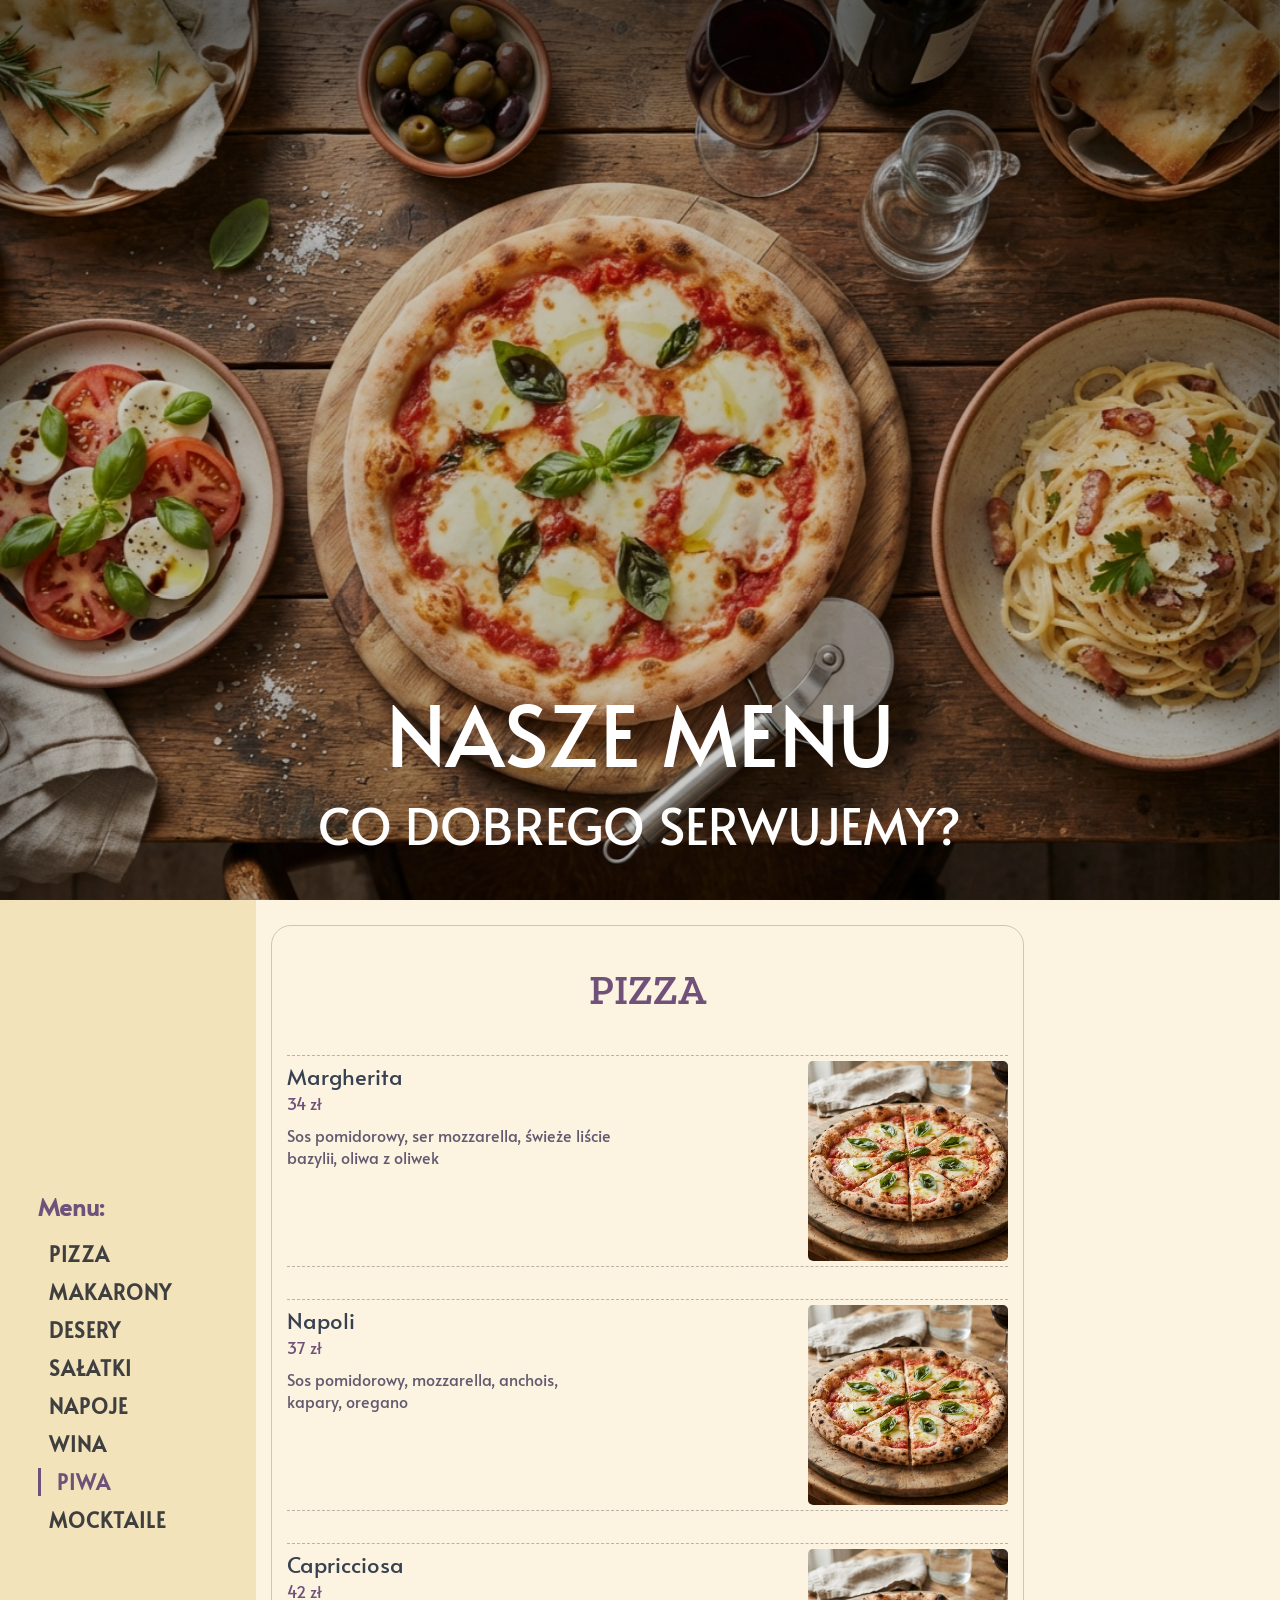
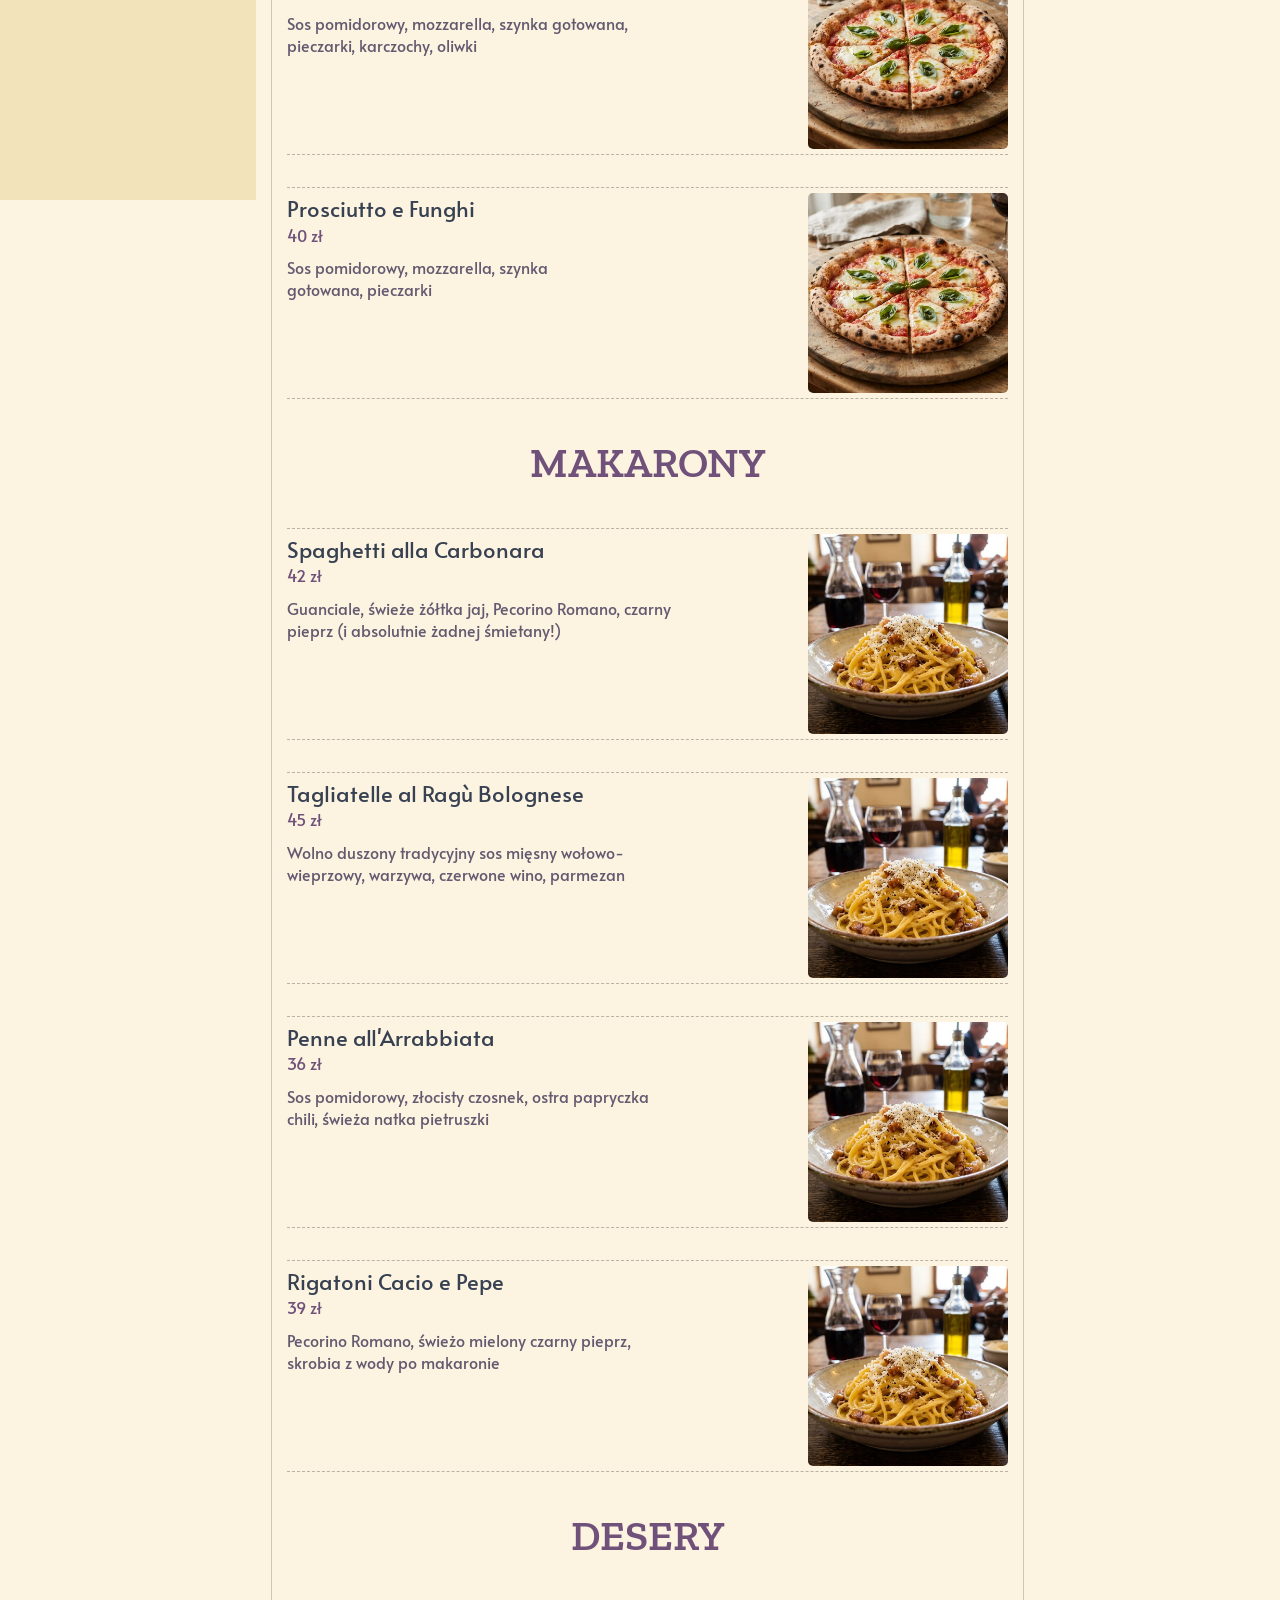
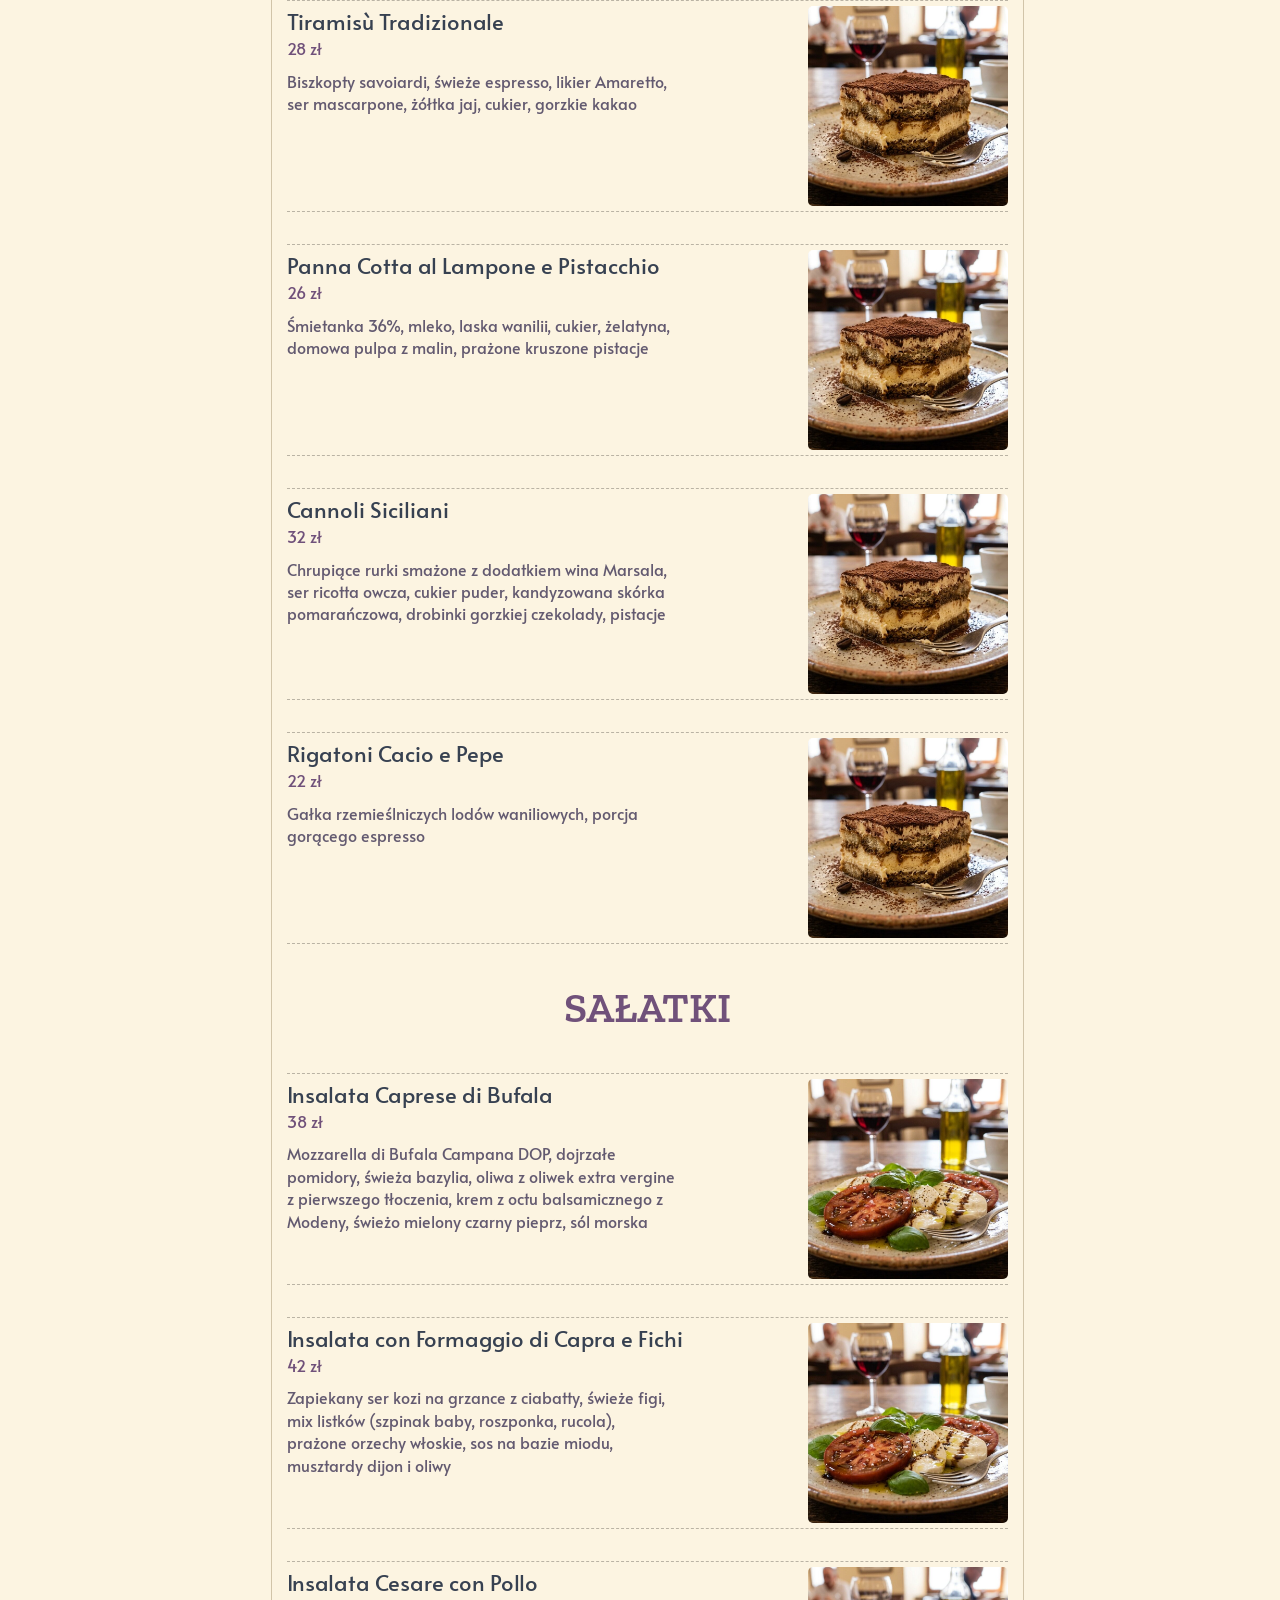
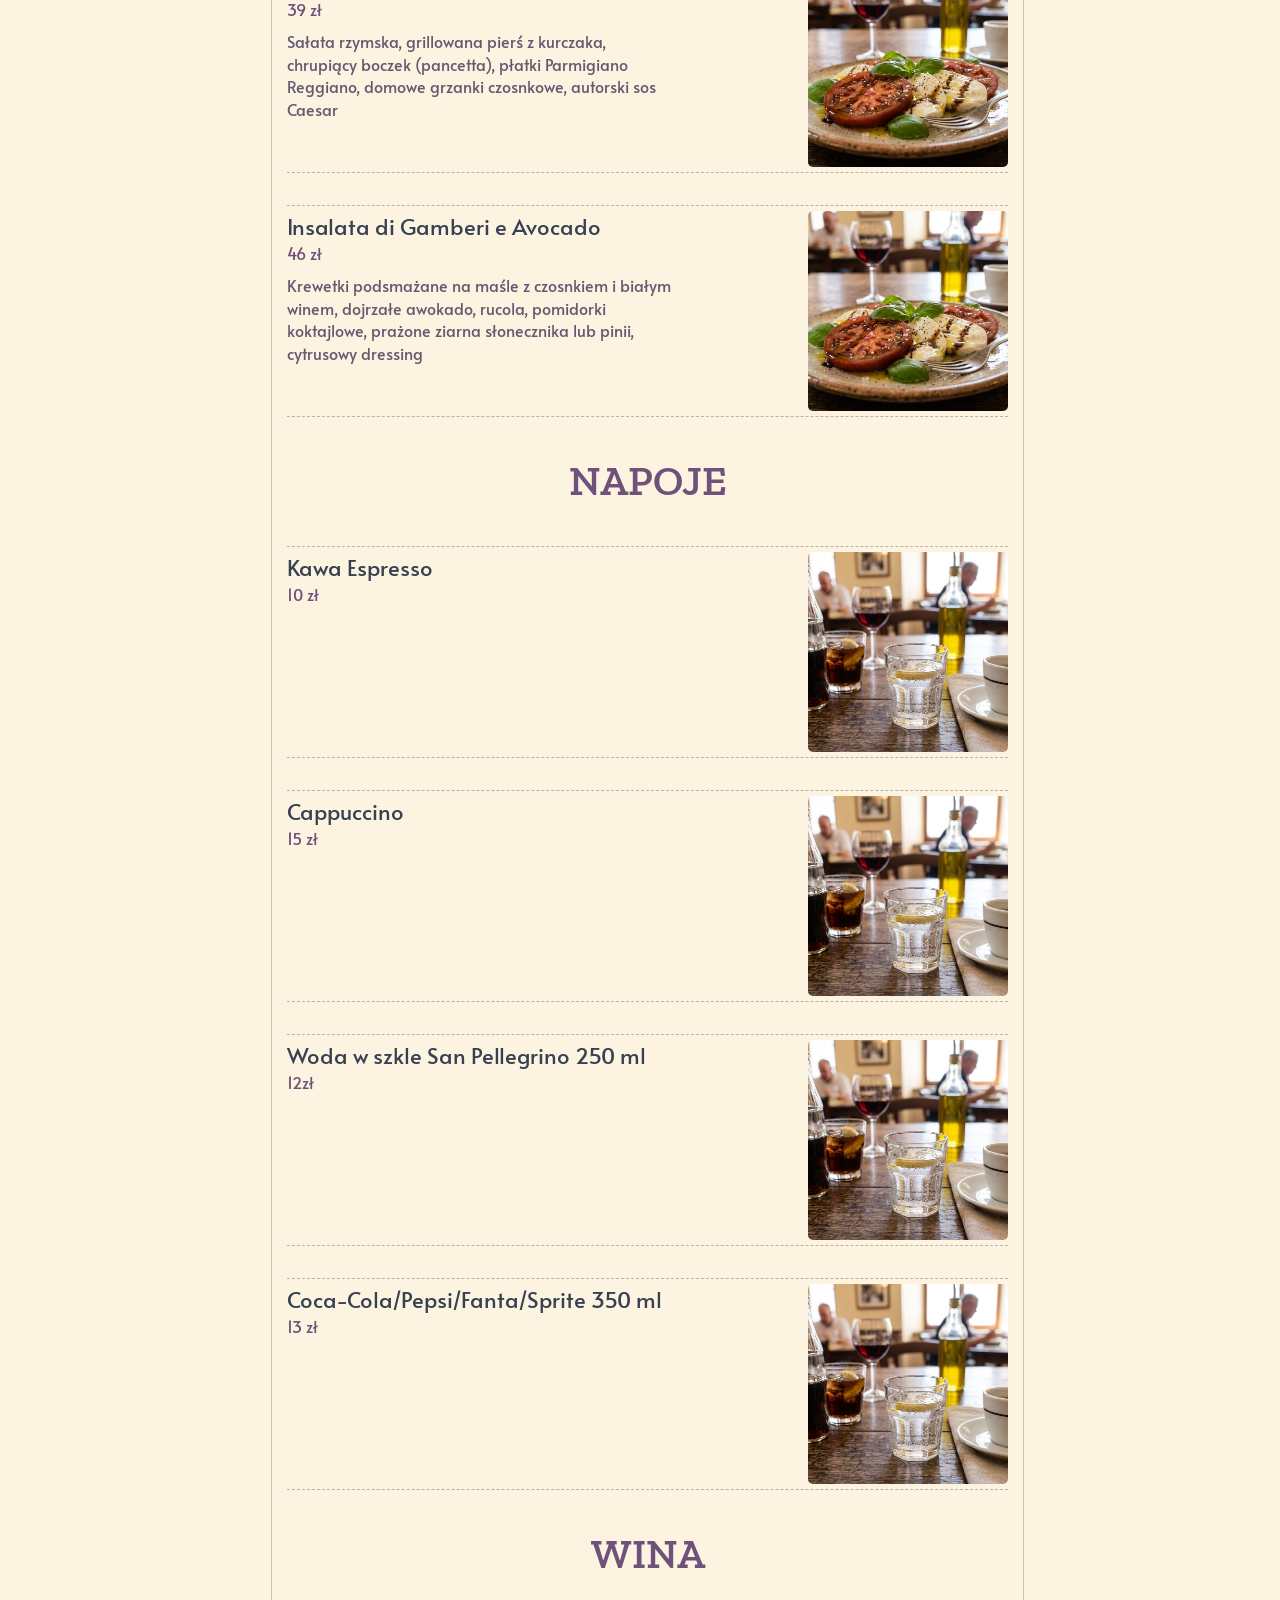
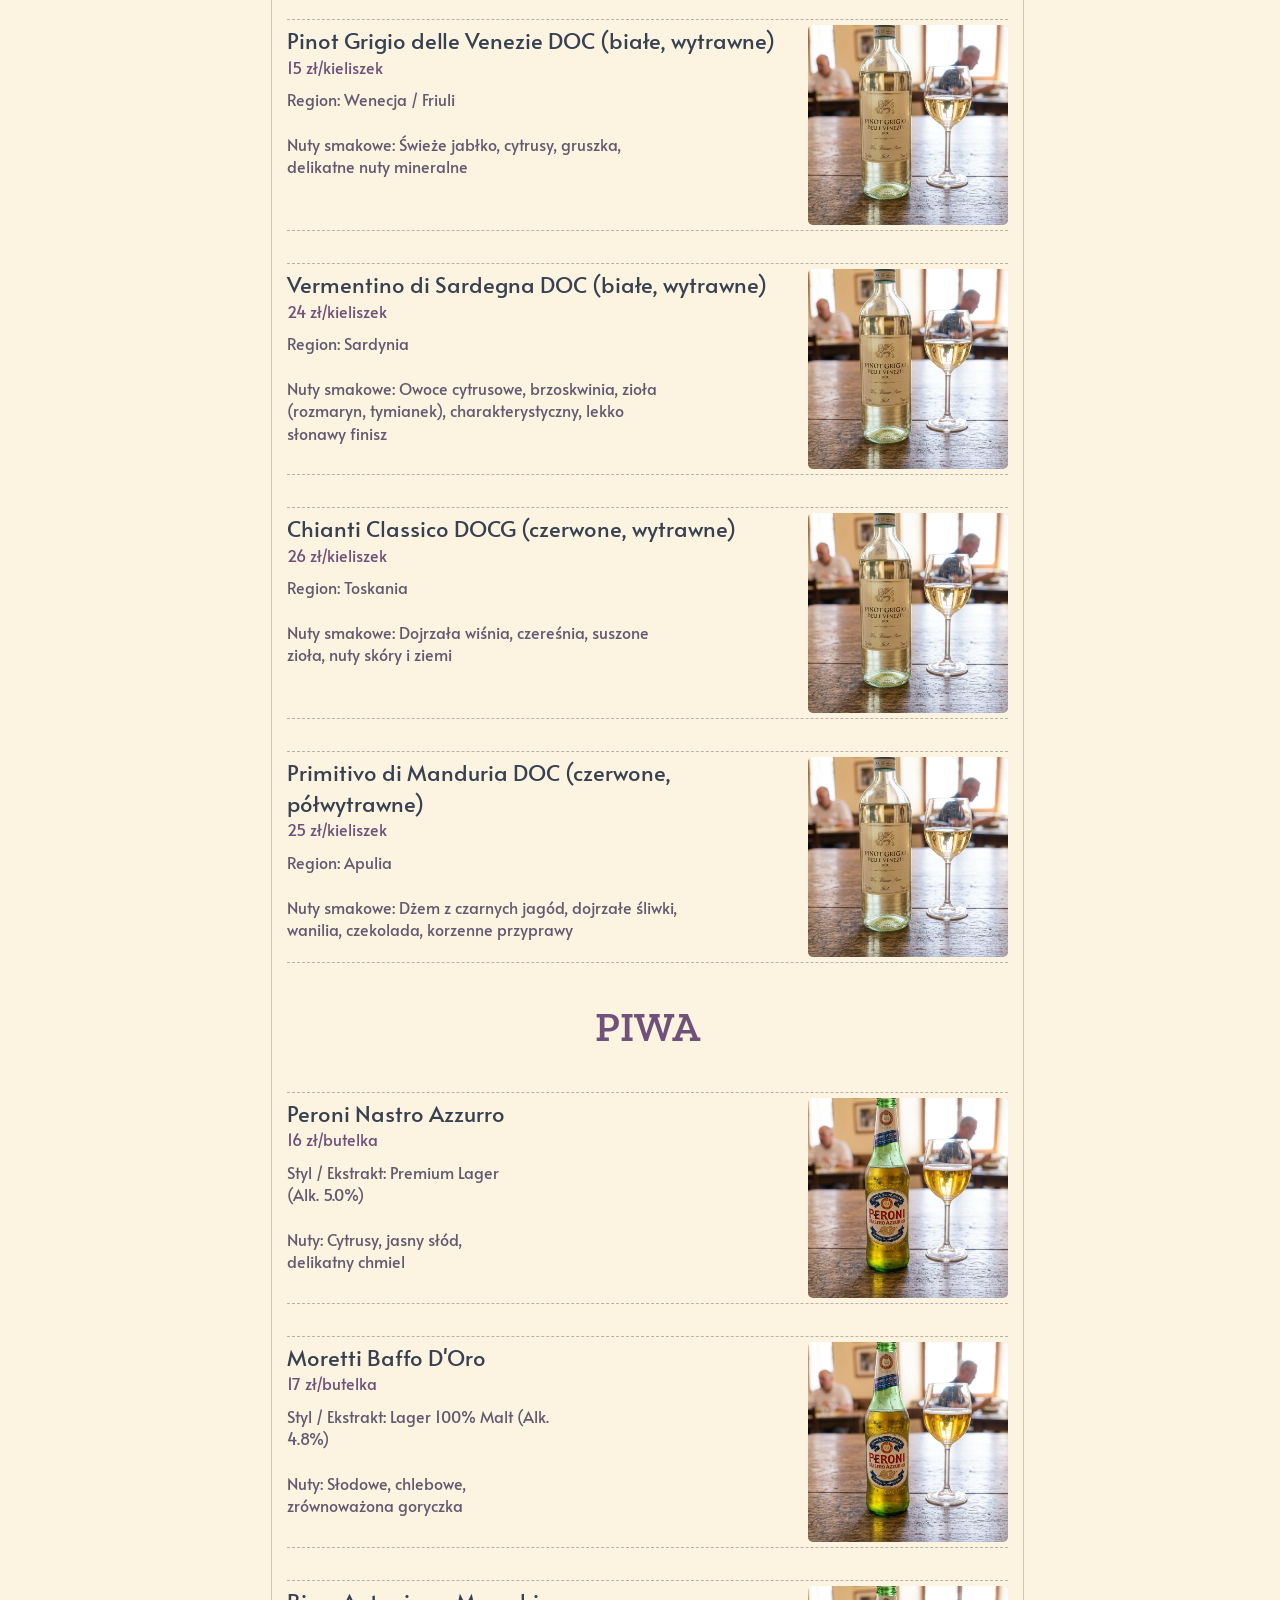
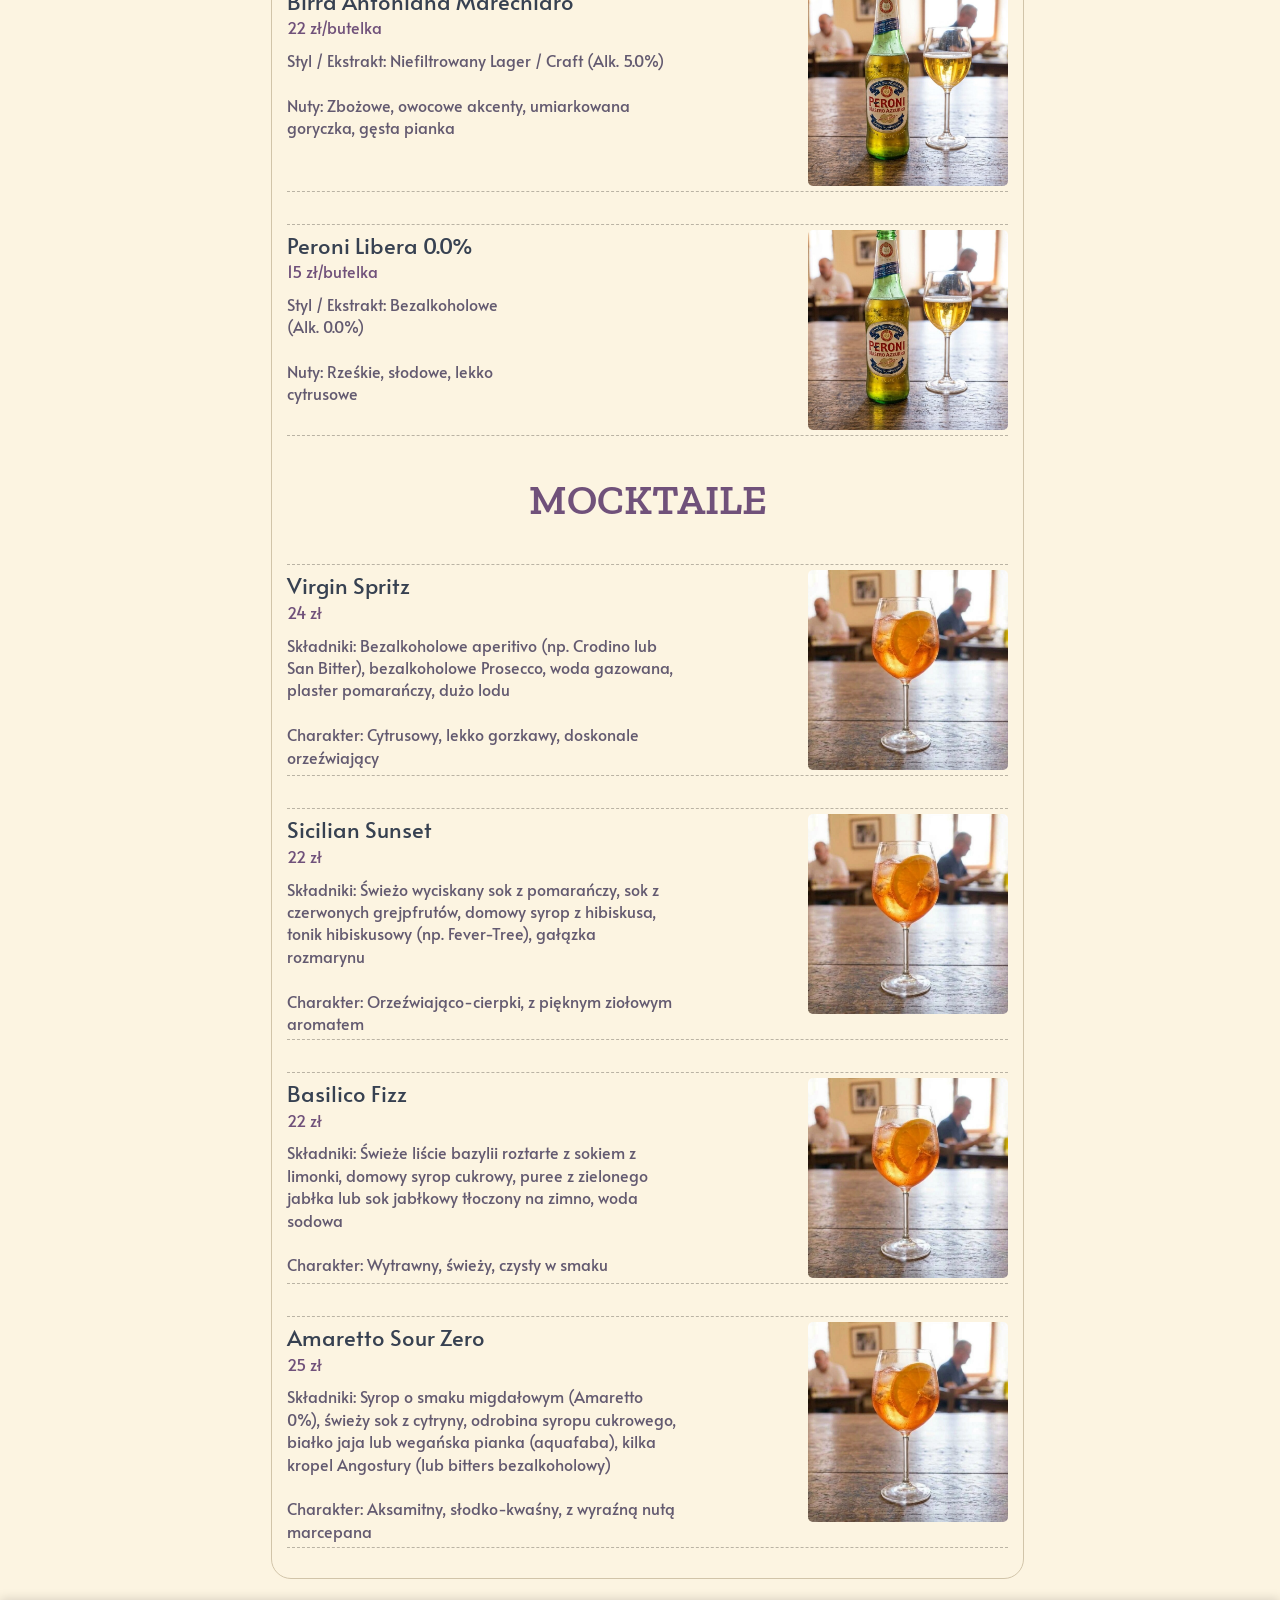
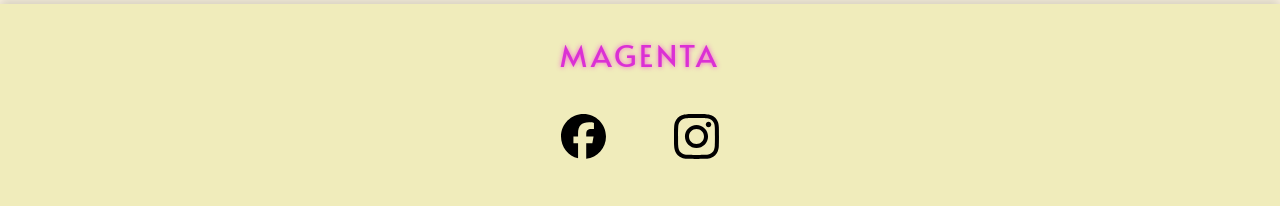
<file: menu/index.html>
<!DOCTYPE html>
<html lang="pl-PL">

    <head><meta charset="UTF-8">
        
        <meta name="viewport" content="width=device-width, initial-scale=1">
                    <link rel="stylesheet" href="https://portfoliosj.github.io/Restauracja-MAGENTA/wp-content/plugins/breakdance/plugin/themeless/normalize.min.css">
                <title>MAGENTA – Menu – MAGENTA</title>
<meta name="robots" content="max-image-preview:large">


<style id="wp-img-auto-sizes-contain-inline-css">
img:is([sizes=auto i],[sizes^="auto," i]){contain-intrinsic-size:3000px 1500px}
/*# sourceURL=wp-img-auto-sizes-contain-inline-css */
</style>
<style id="wp-emoji-styles-inline-css">

	img.wp-smiley, img.emoji {
		display: inline !important;
		border: none !important;
		box-shadow: none !important;
		height: 1em !important;
		width: 1em !important;
		margin: 0 0.07em !important;
		vertical-align: -0.1em !important;
		background: none !important;
		padding: 0 !important;
	}
/*# sourceURL=wp-emoji-styles-inline-css */
</style>
<style id="wp-block-library-inline-css">
:root{--wp-block-synced-color:#7a00df;--wp-block-synced-color--rgb:122,0,223;--wp-bound-block-color:var(--wp-block-synced-color);--wp-editor-canvas-background:#ddd;--wp-admin-theme-color:#007cba;--wp-admin-theme-color--rgb:0,124,186;--wp-admin-theme-color-darker-10:#006ba1;--wp-admin-theme-color-darker-10--rgb:0,107,160.5;--wp-admin-theme-color-darker-20:#005a87;--wp-admin-theme-color-darker-20--rgb:0,90,135;--wp-admin-border-width-focus:2px}@media (min-resolution:192dpi){:root{--wp-admin-border-width-focus:1.5px}}.wp-element-button{cursor:pointer}:root .has-very-light-gray-background-color{background-color:#eee}:root .has-very-dark-gray-background-color{background-color:#313131}:root .has-very-light-gray-color{color:#eee}:root .has-very-dark-gray-color{color:#313131}:root .has-vivid-green-cyan-to-vivid-cyan-blue-gradient-background{background:linear-gradient(135deg,#00d084,#0693e3)}:root .has-purple-crush-gradient-background{background:linear-gradient(135deg,#34e2e4,#4721fb 50%,#ab1dfe)}:root .has-hazy-dawn-gradient-background{background:linear-gradient(135deg,#faaca8,#dad0ec)}:root .has-subdued-olive-gradient-background{background:linear-gradient(135deg,#fafae1,#67a671)}:root .has-atomic-cream-gradient-background{background:linear-gradient(135deg,#fdd79a,#004a59)}:root .has-nightshade-gradient-background{background:linear-gradient(135deg,#330968,#31cdcf)}:root .has-midnight-gradient-background{background:linear-gradient(135deg,#020381,#2874fc)}:root{--wp--preset--font-size--normal:16px;--wp--preset--font-size--huge:42px}.has-regular-font-size{font-size:1em}.has-larger-font-size{font-size:2.625em}.has-normal-font-size{font-size:var(--wp--preset--font-size--normal)}.has-huge-font-size{font-size:var(--wp--preset--font-size--huge)}:root .has-text-align-center{text-align:center}:root .has-text-align-left{text-align:left}:root .has-text-align-right{text-align:right}.has-fit-text{white-space:nowrap!important}#end-resizable-editor-section{display:none}.aligncenter{clear:both}.items-justified-left{justify-content:flex-start}.items-justified-center{justify-content:center}.items-justified-right{justify-content:flex-end}.items-justified-space-between{justify-content:space-between}.screen-reader-text{word-wrap:normal!important;border:0;clip-path:inset(50%);height:1px;margin:-1px;overflow:hidden;padding:0;position:absolute;width:1px;word-break:normal!important}.screen-reader-text:focus{background-color:#ddd;clip-path:none;color:#444;display:block;font-size:1em;height:auto;left:5px;line-height:normal;padding:15px 23px 14px;text-decoration:none;top:5px;width:auto;z-index:100000}html :where(.has-border-color){border-style:solid}html :where([style^=border-color],[style*=";border-color"],[style*="; border-color"]){border-style:solid}html :where([style^=border-top-color],[style*=";border-top-color"],[style*="; border-top-color"]){border-top-style:solid}html :where([style^=border-right-color],[style*=";border-right-color"],[style*="; border-right-color"]){border-right-style:solid}html :where([style^=border-bottom-color],[style*=";border-bottom-color"],[style*="; border-bottom-color"]){border-bottom-style:solid}html :where([style^=border-left-color],[style*=";border-left-color"],[style*="; border-left-color"]){border-left-style:solid}html :where([style^=border-width],[style*=";border-width"],[style*="; border-width"]){border-style:solid}html :where([style^=border-top-width],[style*=";border-top-width"],[style*="; border-top-width"]){border-top-style:solid}html :where([style^=border-right-width],[style*=";border-right-width"],[style*="; border-right-width"]){border-right-style:solid}html :where([style^=border-bottom-width],[style*=";border-bottom-width"],[style*="; border-bottom-width"]){border-bottom-style:solid}html :where([style^=border-left-width],[style*=";border-left-width"],[style*="; border-left-width"]){border-left-style:solid}html :where(img[class*=wp-image-]){height:auto;max-width:100%}:where(figure){margin:0 0 1em}html :where(.is-position-sticky){--wp-admin--admin-bar--position-offset:var(--wp-admin--admin-bar--height,0px)}@media screen and (max-width:600px){html :where(.is-position-sticky){--wp-admin--admin-bar--position-offset:0px}}
/*# sourceURL=/wp-includes/css/dist/block-library/common.min.css */
</style>
<style id="classic-theme-styles-inline-css">
/*! This file is auto-generated */
.wp-block-button__link{color:#fff;background-color:#32373c;border-radius:9999px;box-shadow:none;text-decoration:none;padding:calc(.667em + 2px) calc(1.333em + 2px);font-size:1.125em}.wp-block-file__button{background:#32373c;color:#fff;text-decoration:none}
/*# sourceURL=/wp-includes/css/classic-themes.min.css */
</style>


<link rel="stylesheet" id="foobox-free-min-css" href="https://portfoliosj.github.io/Restauracja-MAGENTA/wp-content/plugins/foobox-image-lightbox/free/css/foobox.free.min.css?ver=2.8.5" media="all">
<script id="jquery-core-js" src="https://portfoliosj.github.io/Restauracja-MAGENTA/wp-includes/js/jquery/jquery.min.js?ver=3.7.1"></script>
<script id="jquery-migrate-js" src="https://portfoliosj.github.io/Restauracja-MAGENTA/wp-includes/js/jquery/jquery-migrate.min.js?ver=3.4.1"></script>
<script id="foobox-free-min-js-before">
/* Run FooBox FREE (v2.8.5) */
var FOOBOX = window.FOOBOX = {
	ready: true,
	disableOthers: false,
	o: {wordpress: { enabled: true }, countMessage:'image %index of %total', captions: { dataTitle: ["captionTitle","title"], dataDesc: ["captionDesc","description"] }, rel: '', excludes:'.fbx-link,.nofoobox,.nolightbox,a[href*="pinterest.com/pin/create/button/"]', affiliate : { enabled: false }},
	selectors: [
		".gallery", ".wp-block-gallery", ".wp-caption", ".wp-block-image", "a:has(img[class*=wp-image-])", ".foobox"
	],
	pre: function( $ ){
		// Custom JavaScript (Pre)
		
	},
	post: function( $ ){
		// Custom JavaScript (Post)
		
		// Custom Captions Code
		
	},
	custom: function( $ ){
		// Custom Extra JS
		
	}
};
//# sourceURL=foobox-free-min-js-before
</script>
<script id="foobox-free-min-js" src="https://portfoliosj.github.io/Restauracja-MAGENTA/wp-content/plugins/foobox-image-lightbox/free/js/foobox.free.min.js?ver=2.8.5"></script>
<link rel="EditURI" type="application/rsd+xml" title="RSD" href="https://portfoliosj.github.io/Restauracja-MAGENTA/xmlrpc.php?rsd">
<meta name="generator" content="WordPress 7.1.3">
<link rel="canonical" href="https://portfoliosj.github.io/Restauracja-MAGENTA/menu/">
<link rel="shortlink" href="https://portfoliosj.github.io/Restauracja-MAGENTA/?p=16">
<!-- [HEADER ASSETS] -->
<link rel="stylesheet" href="https://portfoliosj.github.io/Restauracja-MAGENTA/wp-content/plugins/breakdance/subplugins/breakdance-elements/dependencies-files/breakdance-fancy-background@1/fancy-background.css?bd_ver=2.8.3">
<link rel="stylesheet" href="https://fonts.googleapis.com/css2?family=Alata:ital,wght@0,100;0,200;0,300;0,400;0,500;0,600;0,700;0,800;0,900;1,100;1,200;1,300;1,400;1,500;1,600;1,700;1,800;1,900&amp;family=Zilla%20Slab:ital,wght@0,100;0,200;0,300;0,400;0,500;0,600;0,700;0,800;0,900;1,100;1,200;1,300;1,400;1,500;1,600;1,700;1,800;1,900&amp;display=swap">

<link rel="stylesheet" href="https://portfoliosj.github.io/Restauracja-MAGENTA/wp-content/uploads/breakdance/css/post-16-defaults.css?v=2612029aaf4d9a04be39386b109ab337">

<link rel="stylesheet" href="https://portfoliosj.github.io/Restauracja-MAGENTA/wp-content/uploads/breakdance/css/global-settings.css?v=1c779f2e57ecacdc79f37969799a3d61">

<link rel="stylesheet" href="https://portfoliosj.github.io/Restauracja-MAGENTA/wp-content/uploads/breakdance/css/presets.css?v=2e33ef47840b4ff902d7d8c7f5ceca90">

<link rel="stylesheet" href="https://portfoliosj.github.io/Restauracja-MAGENTA/wp-content/uploads/breakdance/css/post-16.css?v=bc2ff9818f0c6a8317594b79a5d8e0bb">
<!-- [/EOF HEADER ASSETS] -->
    </head>
    
    <body class="wp-singular page-template-default page page-id-16 wp-theme-breakdance-zero breakdance">
                    <a href="#bde-main" class="bde-skip-link">Skip to main content</a>
        <main id="bde-main"><section id="obraz-sekcja" class="bde-section-16-107 bde-section">
              
  
  
	

  <div class="section-background-overlay"></div>


<div class="section-container"><img class="bde-image2-16-200 bde-image2" src="https://portfoliosj.github.io/Restauracja-MAGENTA/wp-content/uploads/2026/10/Gemini_Generated_Image_bp95awbp95awbp95.jpg" alt="Menu" loading="lazy" srcset="https://portfoliosj.github.io/Restauracja-MAGENTA/wp-content/uploads/2026/10/Gemini_Generated_Image_bp95awbp95awbp95.jpg 1408w, https://portfoliosj.github.io/Restauracja-MAGENTA/wp-content/uploads/2026/10/Gemini_Generated_Image_bp95awbp95awbp95-300x164.jpg 300w, https://portfoliosj.github.io/Restauracja-MAGENTA/wp-content/uploads/2026/10/Gemini_Generated_Image_bp95awbp95awbp95-1024x559.jpg 1024w, https://portfoliosj.github.io/Restauracja-MAGENTA/wp-content/uploads/2026/10/Gemini_Generated_Image_bp95awbp95awbp95-768x419.jpg 768w" sizes="(max-width: 1408px) 100vw, 1408px" data-parallax="true"><div class="bde-div-16-196 bde-div">
  
  
	



<div class="bde-text-16-110 bde-text">
NASZE MENU
</div><div class="bde-text-16-112 bde-text">
Co dobrego serwujemy?
</div>
</div></div>
</section><section class="bde-section-16-560 bde-section" data-parallax="true">
  
  
	



<div class="section-container"><div class="bde-div-16-561 bde-div">
  
  
	



<div class="bde-div-16-562 bde-div">
  
  
	



<div class="bde-text-16-563 bde-text">
Magenta
</div>
</div><div class="bde-div-16-564 bde-div">
  
  
	



<div class="bde-button-16-565 bde-button">
        
    
    
    
    
            
                    
            
            

    
    
    
    
    
    <a class="breakdance-link button-atom button-atom--custom bde-button__button" href="https://portfoliosj.github.io/Restauracja-MAGENTA/menu/" target="_self" data-type="url">

    
        <span class="button-atom__text">Menu</span>

        
        
                </a>

    


</div><div class="bde-button-16-566 bde-button">
        
    
    
    
    
            
                    
            
            

    
    
    
    
    
    <a class="breakdance-link button-atom button-atom--custom bde-button__button" href="https://portfoliosj.github.io/Restauracja-MAGENTA/" target="_self" data-type="url">

    
        <span class="button-atom__text">O nas</span>

        
        
                </a>

    


</div><div class="bde-button-16-567 bde-button">
        
    
    
    
    
            
                    
            
            

    
    
    
    
    
    <a class="breakdance-link button-atom button-atom--custom bde-button__button" href="https://portfoliosj.github.io/Restauracja-MAGENTA/galeria/" target="_self" data-type="url">

    
        <span class="button-atom__text">Galeria</span>

        
        
                </a>

    


</div><div class="bde-button-16-568 bde-button">
        
    
    
    
    
            
                    
            
            

    
    
    
    
    
    <a class="breakdance-link button-atom button-atom--custom bde-button__button" href="https://portfoliosj.github.io/Restauracja-MAGENTA/kontakt/" target="_self" data-type="url">

    
        <span class="button-atom__text">Kontakt</span>

        
        
                </a>

    


</div>
</div>
</div></div>
</section><section id="rezerwacja" class="bde-section-16-124 bde-section">
  
  
	



<div class="section-container"><div class="bde-div-16-254 bde-div">
  
  
	



<div class="bde-supacode-block-16-549 bde-supacode-block">
  <div class="custom-menu-sidebar">
  <p class="menu-heading">Menu:</p>
  <a href="#pizza" class="menu-link active">PIZZA</a>
  <a href="#makarony" class="menu-link">MAKARONY</a>
  <a href="#desery" class="menu-link">DESERY</a>
  <a href="#salatki" class="menu-link">SAŁATKI</a>
  <a href="#napoje" class="menu-link">NAPOJE</a>
  <a href="#wina" class="menu-link">WINA</a>
  <a href="#piwa" class="menu-link">PIWA</a>
  <a href="#mocktaile" class="menu-link">MOCKTAILE</a>
</div>

<style>
  .custom-menu-sidebar {
    margin-left: 3vw;
    top: 120px;
    display: flex;
    flex-direction: column;
    gap: 10px;
  }

  .menu-heading {
    font-family: alata;
    font-size: 24px;
    font-weight: bold;
    color: #70517aff;
    margin-bottom: 6px;
  }

  .menu-link{
    font-family: alata;
    color: #403f40 !important;
    text-decoration: none;
    font-size: 20px;
    font-weight: 600;
    letter-spacing: 1px;
    padding-left: 8px;
    border-left: 3px solid transparent;
    transition: all 0.2s ease;
  }

    .menu-link:visited{
      #403f40 !important;
    }

  .menu-link:hover {
    color: #70517aff !important;
  }

  .menu-link.active {
    color: #70517aff !important;
    font-weight: 800;
    border-left-color: #70517aff;
    padding-left: 16px;
  }
</style>

<script>
  document.addEventListener('DOMContentLoaded', () => {
      const links = document.querySelectorAll('.menu-link');

      const targets = Array.from(links)
          .map(link => document.querySelector(link.getAttribute('href')))
          .filter(Boolean);

      let isScrollingByClick = false;
      let scrollTimeout = null;

      links.forEach(link => {
          link.addEventListener('click', () => {
              isScrollingByClick = true;
              links.forEach(l => l.classList.remove('active'));
              link.classList.add('active');

              clearTimeout(scrollTimeout);

              scrollTimeout = setTimeout(() => {
                  isScrollingByClick = false;
              }, 800);
          });
      });

      const observerOptions = {
          root: null,
          rootMargin: '-20% 0px -60% 0px',
          threshold: 0
      };

      const observer = new IntersectionObserver((entries) => {

          if (isScrollingByClick) return;

          entries.forEach(entry => {
              if (entry.isIntersecting) {
                  const id = entry.target.getAttribute('id');
                  links.forEach(link => {
                      if (link.getAttribute('href') === '#' + id) {
                          link.classList.add('active');
                      } else {
                          link.classList.remove('active');
                      }
                  });
              }
          });
      }, observerOptions);

      targets.forEach(target => observer.observe(target));
  });
</script>

    </div>
</div><div class="bde-div-16-255 bde-div">
  
  
	



<div id="pizza" class="bde-text-16-314 bde-text">
Pizza
</div><div class="bde-grid-16-257 bde-grid">
  
  
	



<div class="bde-div-16-258 bde-div">
  
  
	



<div class="bde-div-16-262 bde-div">
  
  
	



<div class="bde-text-16-259 bde-text">
Margherita
</div><div class="bde-text-16-260 bde-text">
34 zł
</div><div class="bde-text-16-261 bde-text">
Sos pomidorowy, ser mozzarella, świeże liście bazylii, oliwa z oliwek
</div>
</div><div class="bde-div-16-263 bde-div">
  
  
	



<img class="bde-image2-16-264 bde-image2" src="https://portfoliosj.github.io/Restauracja-MAGENTA/wp-content/uploads/2026/10/margheritta-e1790860509554.jpg" alt="margheritta" loading="lazy" srcset="https://portfoliosj.github.io/Restauracja-MAGENTA/wp-content/uploads/2026/10/margheritta-e1790860509554.jpg 767w, https://portfoliosj.github.io/Restauracja-MAGENTA/wp-content/uploads/2026/10/margheritta-e1790860509554-300x300.jpg 300w, https://portfoliosj.github.io/Restauracja-MAGENTA/wp-content/uploads/2026/10/margheritta-e1790860509554-150x150.jpg 150w" sizes="(max-width: 767px) 100vw, 767px">
</div>
</div><div class="bde-div-16-265 bde-div">
  
  
	



<div class="bde-div-16-266 bde-div">
  
  
	



<div class="bde-text-16-267 bde-text">
Napoli
</div><div class="bde-text-16-268 bde-text">
37 zł
</div><div class="bde-text-16-269 bde-text">
Sos pomidorowy, mozzarella, anchois, kapary, oregano
</div>
</div><div class="bde-div-16-270 bde-div">
  
  
	



<img class="bde-image2-16-271 bde-image2" src="https://portfoliosj.github.io/Restauracja-MAGENTA/wp-content/uploads/2026/10/margheritta-e1790860509554.jpg" alt="margheritta" loading="lazy" srcset="https://portfoliosj.github.io/Restauracja-MAGENTA/wp-content/uploads/2026/10/margheritta-e1790860509554.jpg 767w, https://portfoliosj.github.io/Restauracja-MAGENTA/wp-content/uploads/2026/10/margheritta-e1790860509554-300x300.jpg 300w, https://portfoliosj.github.io/Restauracja-MAGENTA/wp-content/uploads/2026/10/margheritta-e1790860509554-150x150.jpg 150w" sizes="(max-width: 767px) 100vw, 767px">
</div>
</div><div class="bde-div-16-300 bde-div">
  
  
	



<div class="bde-div-16-301 bde-div">
  
  
	



<div class="bde-text-16-302 bde-text">
Capricciosa
</div><div class="bde-text-16-303 bde-text">
42 zł
</div><div class="bde-text-16-304 bde-text">
Sos pomidorowy, mozzarella, szynka gotowana, pieczarki, karczochy, oliwki
</div>
</div><div class="bde-div-16-305 bde-div">
  
  
	



<img class="bde-image2-16-306 bde-image2" src="https://portfoliosj.github.io/Restauracja-MAGENTA/wp-content/uploads/2026/10/margheritta-e1790860509554.jpg" alt="margheritta" loading="lazy" srcset="https://portfoliosj.github.io/Restauracja-MAGENTA/wp-content/uploads/2026/10/margheritta-e1790860509554.jpg 767w, https://portfoliosj.github.io/Restauracja-MAGENTA/wp-content/uploads/2026/10/margheritta-e1790860509554-300x300.jpg 300w, https://portfoliosj.github.io/Restauracja-MAGENTA/wp-content/uploads/2026/10/margheritta-e1790860509554-150x150.jpg 150w" sizes="(max-width: 767px) 100vw, 767px">
</div>
</div><div class="bde-div-16-307 bde-div">
  
  
	



<div class="bde-div-16-308 bde-div">
  
  
	



<div class="bde-text-16-309 bde-text">
Prosciutto e Funghi
</div><div class="bde-text-16-310 bde-text">
40 zł
</div><div class="bde-text-16-311 bde-text">
Sos pomidorowy, mozzarella, szynka gotowana, pieczarki
</div>
</div><div class="bde-div-16-312 bde-div">
  
  
	



<img class="bde-image2-16-313 bde-image2" src="https://portfoliosj.github.io/Restauracja-MAGENTA/wp-content/uploads/2026/10/margheritta-e1790860509554.jpg" alt="margheritta" loading="lazy" srcset="https://portfoliosj.github.io/Restauracja-MAGENTA/wp-content/uploads/2026/10/margheritta-e1790860509554.jpg 767w, https://portfoliosj.github.io/Restauracja-MAGENTA/wp-content/uploads/2026/10/margheritta-e1790860509554-300x300.jpg 300w, https://portfoliosj.github.io/Restauracja-MAGENTA/wp-content/uploads/2026/10/margheritta-e1790860509554-150x150.jpg 150w" sizes="(max-width: 767px) 100vw, 767px">
</div>
</div>
</div><div id="makarony" class="bde-text-16-345 bde-text">
Makarony
</div><div class="bde-grid-16-316 bde-grid">
  
  
	



<div class="bde-div-16-317 bde-div">
  
  
	



<div class="bde-div-16-318 bde-div">
  
  
	



<div class="bde-text-16-319 bde-text">
Spaghetti alla Carbonara
</div><div class="bde-text-16-320 bde-text">
42 zł
</div><div class="bde-text-16-321 bde-text">
Guanciale, świeże żółtka jaj, Pecorino Romano, czarny pieprz (i absolutnie żadnej śmietany!)
</div>
</div><div class="bde-div-16-322 bde-div">
  
  
	



<img class="bde-image2-16-323 bde-image2" src="https://portfoliosj.github.io/Restauracja-MAGENTA/wp-content/uploads/2026/10/carbonara-e1791924005639.jpg" loading="lazy" srcset="https://portfoliosj.github.io/Restauracja-MAGENTA/wp-content/uploads/2026/10/carbonara-e1791924005639.jpg 767w, https://portfoliosj.github.io/Restauracja-MAGENTA/wp-content/uploads/2026/10/carbonara-e1791924005639-300x300.jpg 300w, https://portfoliosj.github.io/Restauracja-MAGENTA/wp-content/uploads/2026/10/carbonara-e1791924005639-150x150.jpg 150w" sizes="(max-width: 767px) 100vw, 767px">
</div>
</div><div class="bde-div-16-324 bde-div">
  
  
	



<div class="bde-div-16-325 bde-div">
  
  
	



<div class="bde-text-16-326 bde-text">
Tagliatelle al Ragù Bolognese
</div><div class="bde-text-16-327 bde-text">
45 zł
</div><div class="bde-text-16-328 bde-text">
Wolno duszony tradycyjny sos mięsny wołowo-wieprzowy, warzywa, czerwone wino, parmezan
</div>
</div><div class="bde-div-16-329 bde-div">
  
  
	



<img class="bde-image2-16-330 bde-image2" src="https://portfoliosj.github.io/Restauracja-MAGENTA/wp-content/uploads/2026/10/carbonara-e1791924005639.jpg" loading="lazy" srcset="https://portfoliosj.github.io/Restauracja-MAGENTA/wp-content/uploads/2026/10/carbonara-e1791924005639.jpg 767w, https://portfoliosj.github.io/Restauracja-MAGENTA/wp-content/uploads/2026/10/carbonara-e1791924005639-300x300.jpg 300w, https://portfoliosj.github.io/Restauracja-MAGENTA/wp-content/uploads/2026/10/carbonara-e1791924005639-150x150.jpg 150w" sizes="(max-width: 767px) 100vw, 767px">
</div>
</div><div class="bde-div-16-331 bde-div">
  
  
	



<div class="bde-div-16-332 bde-div">
  
  
	



<div class="bde-text-16-333 bde-text">
Penne all'Arrabbiata
</div><div class="bde-text-16-334 bde-text">
36 zł
</div><div class="bde-text-16-335 bde-text">
Sos pomidorowy, złocisty czosnek, ostra papryczka chili, świeża natka pietruszki
</div>
</div><div class="bde-div-16-336 bde-div">
  
  
	



<img class="bde-image2-16-337 bde-image2" src="https://portfoliosj.github.io/Restauracja-MAGENTA/wp-content/uploads/2026/10/carbonara-e1791924005639.jpg" loading="lazy" srcset="https://portfoliosj.github.io/Restauracja-MAGENTA/wp-content/uploads/2026/10/carbonara-e1791924005639.jpg 767w, https://portfoliosj.github.io/Restauracja-MAGENTA/wp-content/uploads/2026/10/carbonara-e1791924005639-300x300.jpg 300w, https://portfoliosj.github.io/Restauracja-MAGENTA/wp-content/uploads/2026/10/carbonara-e1791924005639-150x150.jpg 150w" sizes="(max-width: 767px) 100vw, 767px">
</div>
</div><div class="bde-div-16-338 bde-div">
  
  
	



<div class="bde-div-16-339 bde-div">
  
  
	



<div class="bde-text-16-340 bde-text">
Rigatoni Cacio e Pepe
</div><div class="bde-text-16-341 bde-text">
39 zł
</div><div class="bde-text-16-342 bde-text">
Pecorino Romano, świeżo mielony czarny pieprz, skrobia z wody po makaronie
</div>
</div><div class="bde-div-16-343 bde-div">
  
  
	



<img class="bde-image2-16-344 bde-image2" src="https://portfoliosj.github.io/Restauracja-MAGENTA/wp-content/uploads/2026/10/carbonara-e1791924005639.jpg" loading="lazy" srcset="https://portfoliosj.github.io/Restauracja-MAGENTA/wp-content/uploads/2026/10/carbonara-e1791924005639.jpg 767w, https://portfoliosj.github.io/Restauracja-MAGENTA/wp-content/uploads/2026/10/carbonara-e1791924005639-300x300.jpg 300w, https://portfoliosj.github.io/Restauracja-MAGENTA/wp-content/uploads/2026/10/carbonara-e1791924005639-150x150.jpg 150w" sizes="(max-width: 767px) 100vw, 767px">
</div>
</div>
</div><div id="desery" class="bde-text-16-528 bde-text">
Desery
</div><div class="bde-grid-16-354 bde-grid">
  
  
	



<div class="bde-div-16-355 bde-div">
  
  
	



<div class="bde-div-16-356 bde-div">
  
  
	



<div class="bde-text-16-357 bde-text">
Tiramisù Tradizionale
</div><div class="bde-text-16-358 bde-text">
28 zł
</div><div class="bde-text-16-359 bde-text">
Biszkopty savoiardi, świeże espresso, likier Amaretto, ser mascarpone, żółtka jaj, cukier, gorzkie kakao
</div>
</div><div class="bde-div-16-360 bde-div">
  
  
	



<img class="bde-image2-16-361 bde-image2" src="https://portfoliosj.github.io/Restauracja-MAGENTA/wp-content/uploads/2026/10/tiramisu-e1791924076322.jpg" loading="lazy" srcset="https://portfoliosj.github.io/Restauracja-MAGENTA/wp-content/uploads/2026/10/tiramisu-e1791924076322.jpg 767w, https://portfoliosj.github.io/Restauracja-MAGENTA/wp-content/uploads/2026/10/tiramisu-e1791924076322-300x300.jpg 300w, https://portfoliosj.github.io/Restauracja-MAGENTA/wp-content/uploads/2026/10/tiramisu-e1791924076322-150x150.jpg 150w" sizes="(max-width: 767px) 100vw, 767px">
</div>
</div><div class="bde-div-16-362 bde-div">
  
  
	



<div class="bde-div-16-363 bde-div">
  
  
	



<div class="bde-text-16-364 bde-text">
Panna Cotta al Lampone e Pistacchio
</div><div class="bde-text-16-365 bde-text">
26 zł
</div><div class="bde-text-16-366 bde-text">
Śmietanka 36%, mleko, laska wanilii, cukier, żelatyna, domowa pulpa z malin, prażone kruszone pistacje
</div>
</div><div class="bde-div-16-367 bde-div">
  
  
	



<img class="bde-image2-16-368 bde-image2" src="https://portfoliosj.github.io/Restauracja-MAGENTA/wp-content/uploads/2026/10/tiramisu-e1791924076322.jpg" loading="lazy" srcset="https://portfoliosj.github.io/Restauracja-MAGENTA/wp-content/uploads/2026/10/tiramisu-e1791924076322.jpg 767w, https://portfoliosj.github.io/Restauracja-MAGENTA/wp-content/uploads/2026/10/tiramisu-e1791924076322-300x300.jpg 300w, https://portfoliosj.github.io/Restauracja-MAGENTA/wp-content/uploads/2026/10/tiramisu-e1791924076322-150x150.jpg 150w" sizes="(max-width: 767px) 100vw, 767px">
</div>
</div><div class="bde-div-16-369 bde-div">
  
  
	



<div class="bde-div-16-370 bde-div">
  
  
	



<div class="bde-text-16-371 bde-text">
Cannoli Siciliani
</div><div class="bde-text-16-372 bde-text">
32 zł
</div><div class="bde-text-16-373 bde-text">
Chrupiące rurki smażone z dodatkiem wina Marsala, ser ricotta owcza, cukier puder, kandyzowana skórka pomarańczowa, drobinki gorzkiej czekolady, pistacje
</div>
</div><div class="bde-div-16-374 bde-div">
  
  
	



<img class="bde-image2-16-375 bde-image2" src="https://portfoliosj.github.io/Restauracja-MAGENTA/wp-content/uploads/2026/10/tiramisu-e1791924076322.jpg" loading="lazy" srcset="https://portfoliosj.github.io/Restauracja-MAGENTA/wp-content/uploads/2026/10/tiramisu-e1791924076322.jpg 767w, https://portfoliosj.github.io/Restauracja-MAGENTA/wp-content/uploads/2026/10/tiramisu-e1791924076322-300x300.jpg 300w, https://portfoliosj.github.io/Restauracja-MAGENTA/wp-content/uploads/2026/10/tiramisu-e1791924076322-150x150.jpg 150w" sizes="(max-width: 767px) 100vw, 767px">
</div>
</div><div class="bde-div-16-376 bde-div">
  
  
	



<div class="bde-div-16-377 bde-div">
  
  
	



<div class="bde-text-16-378 bde-text">
Rigatoni Cacio e Pepe
</div><div class="bde-text-16-379 bde-text">
22 zł
</div><div class="bde-text-16-380 bde-text">
Gałka rzemieślniczych lodów waniliowych, porcja gorącego espresso
</div>
</div><div class="bde-div-16-381 bde-div">
  
  
	



<img class="bde-image2-16-382 bde-image2" src="https://portfoliosj.github.io/Restauracja-MAGENTA/wp-content/uploads/2026/10/tiramisu-e1791924076322.jpg" loading="lazy" srcset="https://portfoliosj.github.io/Restauracja-MAGENTA/wp-content/uploads/2026/10/tiramisu-e1791924076322.jpg 767w, https://portfoliosj.github.io/Restauracja-MAGENTA/wp-content/uploads/2026/10/tiramisu-e1791924076322-300x300.jpg 300w, https://portfoliosj.github.io/Restauracja-MAGENTA/wp-content/uploads/2026/10/tiramisu-e1791924076322-150x150.jpg 150w" sizes="(max-width: 767px) 100vw, 767px">
</div>
</div>
</div><div id="salatki" class="bde-text-16-529 bde-text">
Sałatki<br>
</div><div class="bde-grid-16-383 bde-grid">
  
  
	



<div class="bde-div-16-384 bde-div">
  
  
	



<div class="bde-div-16-385 bde-div">
  
  
	



<div class="bde-text-16-386 bde-text">
Insalata Caprese di Bufala
</div><div class="bde-text-16-387 bde-text">
38 zł
</div><div class="bde-text-16-388 bde-text">
Mozzarella di Bufala Campana DOP, dojrzałe pomidory, świeża bazylia, oliwa z oliwek extra vergine z pierwszego tłoczenia, krem z octu balsamicznego z Modeny, świeżo mielony czarny pieprz, sól morska
</div>
</div><div class="bde-div-16-389 bde-div">
  
  
	



<img class="bde-image2-16-390 bde-image2" src="https://portfoliosj.github.io/Restauracja-MAGENTA/wp-content/uploads/2026/10/salata-e1791924115741.jpg" loading="lazy" srcset="https://portfoliosj.github.io/Restauracja-MAGENTA/wp-content/uploads/2026/10/salata-e1791924115741.jpg 767w, https://portfoliosj.github.io/Restauracja-MAGENTA/wp-content/uploads/2026/10/salata-e1791924115741-300x300.jpg 300w, https://portfoliosj.github.io/Restauracja-MAGENTA/wp-content/uploads/2026/10/salata-e1791924115741-150x150.jpg 150w" sizes="(max-width: 767px) 100vw, 767px">
</div>
</div><div class="bde-div-16-391 bde-div">
  
  
	



<div class="bde-div-16-392 bde-div">
  
  
	



<div class="bde-text-16-393 bde-text">
Insalata con Formaggio di Capra e Fichi
</div><div class="bde-text-16-394 bde-text">
42 zł
</div><div class="bde-text-16-395 bde-text">
Zapiekany ser kozi na grzance z ciabatty, świeże figi, mix listków (szpinak baby, roszponka, rucola), prażone orzechy włoskie, sos na bazie miodu, musztardy dijon i oliwy
</div>
</div><div class="bde-div-16-396 bde-div">
  
  
	



<img class="bde-image2-16-397 bde-image2" src="https://portfoliosj.github.io/Restauracja-MAGENTA/wp-content/uploads/2026/10/salata-e1791924115741.jpg" loading="lazy" srcset="https://portfoliosj.github.io/Restauracja-MAGENTA/wp-content/uploads/2026/10/salata-e1791924115741.jpg 767w, https://portfoliosj.github.io/Restauracja-MAGENTA/wp-content/uploads/2026/10/salata-e1791924115741-300x300.jpg 300w, https://portfoliosj.github.io/Restauracja-MAGENTA/wp-content/uploads/2026/10/salata-e1791924115741-150x150.jpg 150w" sizes="(max-width: 767px) 100vw, 767px">
</div>
</div><div class="bde-div-16-398 bde-div">
  
  
	



<div class="bde-div-16-399 bde-div">
  
  
	



<div class="bde-text-16-400 bde-text">
Insalata Cesare con Pollo
</div><div class="bde-text-16-401 bde-text">
39 zł
</div><div class="bde-text-16-402 bde-text">
Sałata rzymska, grillowana pierś z kurczaka, chrupiący boczek (pancetta), płatki Parmigiano Reggiano, domowe grzanki czosnkowe, autorski sos Caesar
</div>
</div><div class="bde-div-16-403 bde-div">
  
  
	



<img class="bde-image2-16-404 bde-image2" src="https://portfoliosj.github.io/Restauracja-MAGENTA/wp-content/uploads/2026/10/salata-e1791924115741.jpg" loading="lazy" srcset="https://portfoliosj.github.io/Restauracja-MAGENTA/wp-content/uploads/2026/10/salata-e1791924115741.jpg 767w, https://portfoliosj.github.io/Restauracja-MAGENTA/wp-content/uploads/2026/10/salata-e1791924115741-300x300.jpg 300w, https://portfoliosj.github.io/Restauracja-MAGENTA/wp-content/uploads/2026/10/salata-e1791924115741-150x150.jpg 150w" sizes="(max-width: 767px) 100vw, 767px">
</div>
</div><div class="bde-div-16-405 bde-div">
  
  
	



<div class="bde-div-16-406 bde-div">
  
  
	



<div class="bde-text-16-407 bde-text">
Insalata di Gamberi e Avocado
</div><div class="bde-text-16-408 bde-text">
46 zł
</div><div class="bde-text-16-409 bde-text">
Krewetki podsmażane na maśle z czosnkiem i białym winem, dojrzałe awokado, rucola, pomidorki koktajlowe, prażone ziarna słonecznika lub pinii, cytrusowy dressing
</div>
</div><div class="bde-div-16-410 bde-div">
  
  
	



<img class="bde-image2-16-411 bde-image2" src="https://portfoliosj.github.io/Restauracja-MAGENTA/wp-content/uploads/2026/10/salata-e1791924115741.jpg" loading="lazy" srcset="https://portfoliosj.github.io/Restauracja-MAGENTA/wp-content/uploads/2026/10/salata-e1791924115741.jpg 767w, https://portfoliosj.github.io/Restauracja-MAGENTA/wp-content/uploads/2026/10/salata-e1791924115741-300x300.jpg 300w, https://portfoliosj.github.io/Restauracja-MAGENTA/wp-content/uploads/2026/10/salata-e1791924115741-150x150.jpg 150w" sizes="(max-width: 767px) 100vw, 767px">
</div>
</div>
</div><div id="napoje" class="bde-text-16-530 bde-text">
Napoje
</div><div class="bde-grid-16-412 bde-grid">
  
  
	



<div class="bde-div-16-413 bde-div">
  
  
	



<div class="bde-div-16-414 bde-div">
  
  
	



<div class="bde-text-16-415 bde-text">
Kawa Espresso
</div><div class="bde-text-16-416 bde-text">
10 zł
</div>
</div><div class="bde-div-16-418 bde-div">
  
  
	



<img class="bde-image2-16-419 bde-image2" src="https://portfoliosj.github.io/Restauracja-MAGENTA/wp-content/uploads/2026/10/napoje-e1791924176962.jpg" loading="lazy" srcset="https://portfoliosj.github.io/Restauracja-MAGENTA/wp-content/uploads/2026/10/napoje-e1791924176962.jpg 767w, https://portfoliosj.github.io/Restauracja-MAGENTA/wp-content/uploads/2026/10/napoje-e1791924176962-300x300.jpg 300w, https://portfoliosj.github.io/Restauracja-MAGENTA/wp-content/uploads/2026/10/napoje-e1791924176962-150x150.jpg 150w" sizes="(max-width: 767px) 100vw, 767px">
</div>
</div><div class="bde-div-16-420 bde-div">
  
  
	



<div class="bde-div-16-421 bde-div">
  
  
	



<div class="bde-text-16-422 bde-text">
Cappuccino
</div><div class="bde-text-16-423 bde-text">
15 zł
</div>
</div><div class="bde-div-16-425 bde-div">
  
  
	



<img class="bde-image2-16-426 bde-image2" src="https://portfoliosj.github.io/Restauracja-MAGENTA/wp-content/uploads/2026/10/napoje-e1791924176962.jpg" loading="lazy" srcset="https://portfoliosj.github.io/Restauracja-MAGENTA/wp-content/uploads/2026/10/napoje-e1791924176962.jpg 767w, https://portfoliosj.github.io/Restauracja-MAGENTA/wp-content/uploads/2026/10/napoje-e1791924176962-300x300.jpg 300w, https://portfoliosj.github.io/Restauracja-MAGENTA/wp-content/uploads/2026/10/napoje-e1791924176962-150x150.jpg 150w" sizes="(max-width: 767px) 100vw, 767px">
</div>
</div><div class="bde-div-16-427 bde-div">
  
  
	



<div class="bde-div-16-428 bde-div">
  
  
	



<div class="bde-text-16-429 bde-text">
Woda w szkle San Pellegrino 250 ml
</div><div class="bde-text-16-430 bde-text">
12zł
</div>
</div><div class="bde-div-16-432 bde-div">
  
  
	



<img class="bde-image2-16-433 bde-image2" src="https://portfoliosj.github.io/Restauracja-MAGENTA/wp-content/uploads/2026/10/napoje-e1791924176962.jpg" loading="lazy" srcset="https://portfoliosj.github.io/Restauracja-MAGENTA/wp-content/uploads/2026/10/napoje-e1791924176962.jpg 767w, https://portfoliosj.github.io/Restauracja-MAGENTA/wp-content/uploads/2026/10/napoje-e1791924176962-300x300.jpg 300w, https://portfoliosj.github.io/Restauracja-MAGENTA/wp-content/uploads/2026/10/napoje-e1791924176962-150x150.jpg 150w" sizes="(max-width: 767px) 100vw, 767px">
</div>
</div><div class="bde-div-16-434 bde-div">
  
  
	



<div class="bde-div-16-435 bde-div">
  
  
	



<div class="bde-text-16-436 bde-text">
Coca-Cola/Pepsi/Fanta/Sprite 350 ml
</div><div class="bde-text-16-437 bde-text">
13 zł
</div>
</div><div class="bde-div-16-439 bde-div">
  
  
	



<img class="bde-image2-16-440 bde-image2" src="https://portfoliosj.github.io/Restauracja-MAGENTA/wp-content/uploads/2026/10/napoje-e1791924176962.jpg" loading="lazy" srcset="https://portfoliosj.github.io/Restauracja-MAGENTA/wp-content/uploads/2026/10/napoje-e1791924176962.jpg 767w, https://portfoliosj.github.io/Restauracja-MAGENTA/wp-content/uploads/2026/10/napoje-e1791924176962-300x300.jpg 300w, https://portfoliosj.github.io/Restauracja-MAGENTA/wp-content/uploads/2026/10/napoje-e1791924176962-150x150.jpg 150w" sizes="(max-width: 767px) 100vw, 767px">
</div>
</div>
</div><div id="wina" class="bde-text-16-531 bde-text">
Wina
</div><div class="bde-grid-16-441 bde-grid">
  
  
	



<div class="bde-div-16-442 bde-div">
  
  
	



<div class="bde-div-16-443 bde-div">
  
  
	



<div class="bde-text-16-444 bde-text">
Pinot Grigio delle Venezie DOC (białe, wytrawne)
</div><div class="bde-text-16-445 bde-text">
15 zł/kieliszek
</div><div class="bde-text-16-446 bde-text">
Region: Wenecja / Friuli <br><br>Nuty smakowe: Świeże jabłko, cytrusy, gruszka, delikatne nuty mineralne
</div>
</div><div class="bde-div-16-447 bde-div">
  
  
	



<img class="bde-image2-16-448 bde-image2" src="https://portfoliosj.github.io/Restauracja-MAGENTA/wp-content/uploads/2026/10/wino-e1791924214875.jpg" loading="lazy" srcset="https://portfoliosj.github.io/Restauracja-MAGENTA/wp-content/uploads/2026/10/wino-e1791924214875.jpg 767w, https://portfoliosj.github.io/Restauracja-MAGENTA/wp-content/uploads/2026/10/wino-e1791924214875-300x300.jpg 300w, https://portfoliosj.github.io/Restauracja-MAGENTA/wp-content/uploads/2026/10/wino-e1791924214875-150x150.jpg 150w" sizes="(max-width: 767px) 100vw, 767px">
</div>
</div><div class="bde-div-16-449 bde-div">
  
  
	



<div class="bde-div-16-450 bde-div">
  
  
	



<div class="bde-text-16-451 bde-text">
Vermentino di Sardegna DOC (białe, wytrawne)
</div><div class="bde-text-16-452 bde-text">
24 zł/kieliszek
</div><div class="bde-text-16-453 bde-text">
Region: Sardynia<br><br>Nuty smakowe: Owoce cytrusowe, brzoskwinia, zioła (rozmaryn, tymianek), charakterystyczny, lekko słonawy finisz
</div>
</div><div class="bde-div-16-454 bde-div">
  
  
	



<img class="bde-image2-16-455 bde-image2" src="https://portfoliosj.github.io/Restauracja-MAGENTA/wp-content/uploads/2026/10/wino-e1791924214875.jpg" loading="lazy" srcset="https://portfoliosj.github.io/Restauracja-MAGENTA/wp-content/uploads/2026/10/wino-e1791924214875.jpg 767w, https://portfoliosj.github.io/Restauracja-MAGENTA/wp-content/uploads/2026/10/wino-e1791924214875-300x300.jpg 300w, https://portfoliosj.github.io/Restauracja-MAGENTA/wp-content/uploads/2026/10/wino-e1791924214875-150x150.jpg 150w" sizes="(max-width: 767px) 100vw, 767px">
</div>
</div><div class="bde-div-16-456 bde-div">
  
  
	



<div class="bde-div-16-457 bde-div">
  
  
	



<div class="bde-text-16-458 bde-text">
Chianti Classico DOCG (czerwone, wytrawne)
</div><div class="bde-text-16-459 bde-text">
26 zł/kieliszek
</div><div class="bde-text-16-460 bde-text">
Region: Toskania<br><br>Nuty smakowe: Dojrzała wiśnia, czereśnia, suszone zioła, nuty skóry i ziemi
</div>
</div><div class="bde-div-16-461 bde-div">
  
  
	



<img class="bde-image2-16-462 bde-image2" src="https://portfoliosj.github.io/Restauracja-MAGENTA/wp-content/uploads/2026/10/wino-e1791924214875.jpg" loading="lazy" srcset="https://portfoliosj.github.io/Restauracja-MAGENTA/wp-content/uploads/2026/10/wino-e1791924214875.jpg 767w, https://portfoliosj.github.io/Restauracja-MAGENTA/wp-content/uploads/2026/10/wino-e1791924214875-300x300.jpg 300w, https://portfoliosj.github.io/Restauracja-MAGENTA/wp-content/uploads/2026/10/wino-e1791924214875-150x150.jpg 150w" sizes="(max-width: 767px) 100vw, 767px">
</div>
</div><div class="bde-div-16-463 bde-div">
  
  
	



<div class="bde-div-16-464 bde-div">
  
  
	



<div class="bde-text-16-465 bde-text">
Primitivo di Manduria DOC (czerwone, półwytrawne)
</div><div class="bde-text-16-466 bde-text">
25 zł/kieliszek
</div><div class="bde-text-16-467 bde-text">
Region: Apulia<br><br>Nuty smakowe: Dżem z czarnych jagód, dojrzałe śliwki, wanilia, czekolada, korzenne przyprawy
</div>
</div><div class="bde-div-16-468 bde-div">
  
  
	



<img class="bde-image2-16-469 bde-image2" src="https://portfoliosj.github.io/Restauracja-MAGENTA/wp-content/uploads/2026/10/wino-e1791924214875.jpg" loading="lazy" srcset="https://portfoliosj.github.io/Restauracja-MAGENTA/wp-content/uploads/2026/10/wino-e1791924214875.jpg 767w, https://portfoliosj.github.io/Restauracja-MAGENTA/wp-content/uploads/2026/10/wino-e1791924214875-300x300.jpg 300w, https://portfoliosj.github.io/Restauracja-MAGENTA/wp-content/uploads/2026/10/wino-e1791924214875-150x150.jpg 150w" sizes="(max-width: 767px) 100vw, 767px">
</div>
</div>
</div><div id="piwa" class="bde-text-16-532 bde-text">
Piwa
</div><div class="bde-grid-16-470 bde-grid">
  
  
	



<div class="bde-div-16-471 bde-div">
  
  
	



<div class="bde-div-16-472 bde-div">
  
  
	



<div class="bde-text-16-473 bde-text">
Peroni Nastro Azzurro
</div><div class="bde-text-16-474 bde-text">
16 zł/butelka
</div><div class="bde-text-16-475 bde-text">
Styl / Ekstrakt: Premium Lager (Alk. 5.0%)<br><br>Nuty: Cytrusy, jasny słód, delikatny chmiel
</div>
</div><div class="bde-div-16-476 bde-div">
  
  
	



<img class="bde-image2-16-477 bde-image2" src="https://portfoliosj.github.io/Restauracja-MAGENTA/wp-content/uploads/2026/10/piwo-e1791924242738.jpg" loading="lazy" srcset="https://portfoliosj.github.io/Restauracja-MAGENTA/wp-content/uploads/2026/10/piwo-e1791924242738.jpg 767w, https://portfoliosj.github.io/Restauracja-MAGENTA/wp-content/uploads/2026/10/piwo-e1791924242738-300x300.jpg 300w, https://portfoliosj.github.io/Restauracja-MAGENTA/wp-content/uploads/2026/10/piwo-e1791924242738-150x150.jpg 150w" sizes="(max-width: 767px) 100vw, 767px">
</div>
</div><div class="bde-div-16-478 bde-div">
  
  
	



<div class="bde-div-16-479 bde-div">
  
  
	



<div class="bde-text-16-480 bde-text">
Moretti Baffo D'Oro
</div><div class="bde-text-16-481 bde-text">
17 zł/butelka
</div><div class="bde-text-16-482 bde-text">
Styl / Ekstrakt: Lager 100% Malt (Alk. 4.8%)<br><br>Nuty: Słodowe, chlebowe, zrównoważona goryczka
</div>
</div><div class="bde-div-16-483 bde-div">
  
  
	



<img class="bde-image2-16-484 bde-image2" src="https://portfoliosj.github.io/Restauracja-MAGENTA/wp-content/uploads/2026/10/piwo-e1791924242738.jpg" loading="lazy" srcset="https://portfoliosj.github.io/Restauracja-MAGENTA/wp-content/uploads/2026/10/piwo-e1791924242738.jpg 767w, https://portfoliosj.github.io/Restauracja-MAGENTA/wp-content/uploads/2026/10/piwo-e1791924242738-300x300.jpg 300w, https://portfoliosj.github.io/Restauracja-MAGENTA/wp-content/uploads/2026/10/piwo-e1791924242738-150x150.jpg 150w" sizes="(max-width: 767px) 100vw, 767px">
</div>
</div><div class="bde-div-16-485 bde-div">
  
  
	



<div class="bde-div-16-486 bde-div">
  
  
	



<div class="bde-text-16-487 bde-text">
Birra Antoniana Marechiaro
</div><div class="bde-text-16-488 bde-text">
22 zł/butelka
</div><div class="bde-text-16-489 bde-text">
Styl / Ekstrakt: Niefiltrowany Lager / Craft (Alk. 5.0%)<br><br>Nuty: Zbożowe, owocowe akcenty, umiarkowana goryczka, gęsta pianka
</div>
</div><div class="bde-div-16-490 bde-div">
  
  
	



<img class="bde-image2-16-491 bde-image2" src="https://portfoliosj.github.io/Restauracja-MAGENTA/wp-content/uploads/2026/10/piwo-e1791924242738.jpg" loading="lazy" srcset="https://portfoliosj.github.io/Restauracja-MAGENTA/wp-content/uploads/2026/10/piwo-e1791924242738.jpg 767w, https://portfoliosj.github.io/Restauracja-MAGENTA/wp-content/uploads/2026/10/piwo-e1791924242738-300x300.jpg 300w, https://portfoliosj.github.io/Restauracja-MAGENTA/wp-content/uploads/2026/10/piwo-e1791924242738-150x150.jpg 150w" sizes="(max-width: 767px) 100vw, 767px">
</div>
</div><div class="bde-div-16-492 bde-div">
  
  
	



<div class="bde-div-16-493 bde-div">
  
  
	



<div class="bde-text-16-494 bde-text">
Peroni Libera 0.0%
</div><div class="bde-text-16-495 bde-text">
15 zł/butelka
</div><div class="bde-text-16-496 bde-text">
Styl / Ekstrakt: Bezalkoholowe (Alk. 0.0%)<br><br>Nuty: Rześkie, słodowe, lekko cytrusowe
</div>
</div><div class="bde-div-16-497 bde-div">
  
  
	



<img class="bde-image2-16-498 bde-image2" src="https://portfoliosj.github.io/Restauracja-MAGENTA/wp-content/uploads/2026/10/piwo-e1791924242738.jpg" loading="lazy" srcset="https://portfoliosj.github.io/Restauracja-MAGENTA/wp-content/uploads/2026/10/piwo-e1791924242738.jpg 767w, https://portfoliosj.github.io/Restauracja-MAGENTA/wp-content/uploads/2026/10/piwo-e1791924242738-300x300.jpg 300w, https://portfoliosj.github.io/Restauracja-MAGENTA/wp-content/uploads/2026/10/piwo-e1791924242738-150x150.jpg 150w" sizes="(max-width: 767px) 100vw, 767px">
</div>
</div>
</div><div id="mocktaile" class="bde-text-16-533 bde-text">
Mocktaile
</div><div class="bde-grid-16-499 bde-grid">
  
  
	



<div class="bde-div-16-500 bde-div">
  
  
	



<div class="bde-div-16-501 bde-div">
  
  
	



<div class="bde-text-16-502 bde-text">
Virgin Spritz
</div><div class="bde-text-16-503 bde-text">
24 zł
</div><div class="bde-text-16-504 bde-text">
Składniki: Bezalkoholowe aperitivo (np. Crodino lub San Bitter), bezalkoholowe Prosecco, woda gazowana, plaster pomarańczy, dużo lodu<br><br>Charakter: Cytrusowy, lekko gorzkawy, doskonale orzeźwiający
</div>
</div><div class="bde-div-16-505 bde-div">
  
  
	



<img class="bde-image2-16-506 bde-image2" src="https://portfoliosj.github.io/Restauracja-MAGENTA/wp-content/uploads/2026/10/mocktail-e1791924275760.jpg" loading="lazy" srcset="https://portfoliosj.github.io/Restauracja-MAGENTA/wp-content/uploads/2026/10/mocktail-e1791924275760.jpg 770w, https://portfoliosj.github.io/Restauracja-MAGENTA/wp-content/uploads/2026/10/mocktail-e1791924275760-300x300.jpg 300w, https://portfoliosj.github.io/Restauracja-MAGENTA/wp-content/uploads/2026/10/mocktail-e1791924275760-150x150.jpg 150w, https://portfoliosj.github.io/Restauracja-MAGENTA/wp-content/uploads/2026/10/mocktail-e1791924275760-768x766.jpg 768w" sizes="(max-width: 770px) 100vw, 770px">
</div>
</div><div class="bde-div-16-507 bde-div">
  
  
	



<div class="bde-div-16-508 bde-div">
  
  
	



<div class="bde-text-16-509 bde-text">
Sicilian Sunset
</div><div class="bde-text-16-510 bde-text">
22 zł
</div><div class="bde-text-16-511 bde-text">
Składniki: Świeżo wyciskany sok z pomarańczy, sok z czerwonych grejpfrutów, domowy syrop z hibiskusa, tonik hibiskusowy (np. Fever-Tree), gałązka rozmarynu<br><br>Charakter: Orzeźwiająco-cierpki, z pięknym ziołowym aromatem
</div>
</div><div class="bde-div-16-512 bde-div">
  
  
	



<img class="bde-image2-16-513 bde-image2" src="https://portfoliosj.github.io/Restauracja-MAGENTA/wp-content/uploads/2026/10/mocktail-e1791924275760.jpg" loading="lazy" srcset="https://portfoliosj.github.io/Restauracja-MAGENTA/wp-content/uploads/2026/10/mocktail-e1791924275760.jpg 770w, https://portfoliosj.github.io/Restauracja-MAGENTA/wp-content/uploads/2026/10/mocktail-e1791924275760-300x300.jpg 300w, https://portfoliosj.github.io/Restauracja-MAGENTA/wp-content/uploads/2026/10/mocktail-e1791924275760-150x150.jpg 150w, https://portfoliosj.github.io/Restauracja-MAGENTA/wp-content/uploads/2026/10/mocktail-e1791924275760-768x766.jpg 768w" sizes="(max-width: 770px) 100vw, 770px">
</div>
</div><div class="bde-div-16-514 bde-div">
  
  
	



<div class="bde-div-16-515 bde-div">
  
  
	



<div class="bde-text-16-516 bde-text">
Basilico Fizz
</div><div class="bde-text-16-517 bde-text">
22 zł
</div><div class="bde-text-16-518 bde-text">
Składniki: Świeże liście bazylii roztarte z sokiem z limonki, domowy syrop cukrowy, puree z zielonego jabłka lub sok jabłkowy tłoczony na zimno, woda sodowa<br><br>Charakter: Wytrawny, świeży, czysty w smaku
</div>
</div><div class="bde-div-16-519 bde-div">
  
  
	



<img class="bde-image2-16-520 bde-image2" src="https://portfoliosj.github.io/Restauracja-MAGENTA/wp-content/uploads/2026/10/mocktail-e1791924275760.jpg" loading="lazy" srcset="https://portfoliosj.github.io/Restauracja-MAGENTA/wp-content/uploads/2026/10/mocktail-e1791924275760.jpg 770w, https://portfoliosj.github.io/Restauracja-MAGENTA/wp-content/uploads/2026/10/mocktail-e1791924275760-300x300.jpg 300w, https://portfoliosj.github.io/Restauracja-MAGENTA/wp-content/uploads/2026/10/mocktail-e1791924275760-150x150.jpg 150w, https://portfoliosj.github.io/Restauracja-MAGENTA/wp-content/uploads/2026/10/mocktail-e1791924275760-768x766.jpg 768w" sizes="(max-width: 770px) 100vw, 770px">
</div>
</div><div class="bde-div-16-521 bde-div">
  
  
	



<div class="bde-div-16-522 bde-div">
  
  
	



<div class="bde-text-16-523 bde-text">
Amaretto Sour Zero
</div><div class="bde-text-16-524 bde-text">
25 zł
</div><div class="bde-text-16-525 bde-text">
Składniki: Syrop o smaku migdałowym (Amaretto 0%), świeży sok z cytryny, odrobina syropu cukrowego, białko jaja lub wegańska pianka (aquafaba), kilka kropel Angostury (lub bitters bezalkoholowy)<br><br>Charakter: Aksamitny, słodko-kwaśny, z wyraźną nutą marcepana
</div>
</div><div class="bde-div-16-526 bde-div">
  
  
	



<img class="bde-image2-16-527 bde-image2" src="https://portfoliosj.github.io/Restauracja-MAGENTA/wp-content/uploads/2026/10/mocktail-e1791924275760.jpg" loading="lazy" srcset="https://portfoliosj.github.io/Restauracja-MAGENTA/wp-content/uploads/2026/10/mocktail-e1791924275760.jpg 770w, https://portfoliosj.github.io/Restauracja-MAGENTA/wp-content/uploads/2026/10/mocktail-e1791924275760-300x300.jpg 300w, https://portfoliosj.github.io/Restauracja-MAGENTA/wp-content/uploads/2026/10/mocktail-e1791924275760-150x150.jpg 150w, https://portfoliosj.github.io/Restauracja-MAGENTA/wp-content/uploads/2026/10/mocktail-e1791924275760-768x766.jpg 768w" sizes="(max-width: 770px) 100vw, 770px">
</div>
</div>
</div>
</div></div>
</section><section class="bde-section-16-146 bde-section">
  
  
	



<div class="section-container"><div class="bde-text-16-147 bde-text" data-parallax="false">
MAGENTA
</div><div class="bde-div-16-150 bde-div">
  
  
	



<div class="bde-button-16-149 bde-button">
        
    
    
    
    
            
            <button type="button" class="button-atom button-atom--custom bde-button__button">
    
        <span class="button-atom__text">‎ </span>

                            
        
            </button>
    


</div><div class="bde-button-16-148 bde-button">
        
    
    
    
    
            
            <button type="button" class="button-atom button-atom--custom bde-button__button">
    
        <span class="button-atom__text">‎ </span>

                            
        
            </button>
    


</div>
</div></div>
</section></main>        <script type="speculationrules">
{"prefetch":[{"source":"document","where":{"and":[{"href_matches":"/*"},{"not":{"href_matches":["/wp-*.php","/wp-admin/*","/wp-content/uploads/*","/wp-content/*","/wp-content/plugins/*","\\\\Users\\\\szymo\\\\Local Sites\\\\moj-test\\\\app\\\\public\\\\wp-content\\\\plugins\\\\breakdance/plugin/themeless/themes/breakdance-zero/*","/*\\?(.+)"]}},{"not":{"selector_matches":"a[rel~=\"nofollow\"]"}},{"not":{"selector_matches":".no-prefetch, .no-prefetch a"}}]},"eagerness":"conservative"}]}
</script>
<style id="global-styles-inline-css">
:root{--wp--preset--aspect-ratio--square: 1;--wp--preset--aspect-ratio--4-3: 4/3;--wp--preset--aspect-ratio--3-4: 3/4;--wp--preset--aspect-ratio--3-2: 3/2;--wp--preset--aspect-ratio--2-3: 2/3;--wp--preset--aspect-ratio--16-9: 16/9;--wp--preset--aspect-ratio--9-16: 9/16;--wp--preset--color--black: #000000;--wp--preset--color--cyan-bluish-gray: #abb8c3;--wp--preset--color--white: #ffffff;--wp--preset--color--pale-pink: #f78da7;--wp--preset--color--vivid-red: #cf2e2e;--wp--preset--color--luminous-vivid-orange: #ff6900;--wp--preset--color--luminous-vivid-amber: #fcb900;--wp--preset--color--light-green-cyan: #7bdcb5;--wp--preset--color--vivid-green-cyan: #00d084;--wp--preset--color--pale-cyan-blue: #8ed1fc;--wp--preset--color--vivid-cyan-blue: #0693e3;--wp--preset--color--vivid-purple: #9b51e0;--wp--preset--gradient--vivid-cyan-blue-to-vivid-purple: linear-gradient(135deg,rgb(6,147,227) 0%,rgb(155,81,224) 100%);--wp--preset--gradient--light-green-cyan-to-vivid-green-cyan: linear-gradient(135deg,rgb(122,220,180) 0%,rgb(0,208,130) 100%);--wp--preset--gradient--luminous-vivid-amber-to-luminous-vivid-orange: linear-gradient(135deg,rgb(252,185,0) 0%,rgb(255,105,0) 100%);--wp--preset--gradient--luminous-vivid-orange-to-vivid-red: linear-gradient(135deg,rgb(255,105,0) 0%,rgb(207,46,46) 100%);--wp--preset--gradient--very-light-gray-to-cyan-bluish-gray: linear-gradient(135deg,rgb(238,238,238) 0%,rgb(169,184,195) 100%);--wp--preset--gradient--cool-to-warm-spectrum: linear-gradient(135deg,rgb(74,234,220) 0%,rgb(151,120,209) 20%,rgb(207,42,186) 40%,rgb(238,44,130) 60%,rgb(251,105,98) 80%,rgb(254,248,76) 100%);--wp--preset--gradient--blush-light-purple: linear-gradient(135deg,rgb(255,206,236) 0%,rgb(152,150,240) 100%);--wp--preset--gradient--blush-bordeaux: linear-gradient(135deg,rgb(254,205,165) 0%,rgb(254,45,45) 50%,rgb(107,0,62) 100%);--wp--preset--gradient--luminous-dusk: linear-gradient(135deg,rgb(255,203,112) 0%,rgb(199,81,192) 50%,rgb(65,88,208) 100%);--wp--preset--gradient--pale-ocean: linear-gradient(135deg,rgb(255,245,203) 0%,rgb(182,227,212) 50%,rgb(51,167,181) 100%);--wp--preset--gradient--electric-grass: linear-gradient(135deg,rgb(202,248,128) 0%,rgb(113,206,126) 100%);--wp--preset--gradient--midnight: linear-gradient(135deg,rgb(2,3,129) 0%,rgb(40,116,252) 100%);--wp--preset--font-size--small: 13px;--wp--preset--font-size--medium: 20px;--wp--preset--font-size--large: 36px;--wp--preset--font-size--x-large: 42px;--wp--preset--spacing--20: 0.44rem;--wp--preset--spacing--30: 0.67rem;--wp--preset--spacing--40: 1rem;--wp--preset--spacing--50: 1.5rem;--wp--preset--spacing--60: 2.25rem;--wp--preset--spacing--70: 3.38rem;--wp--preset--spacing--80: 5.06rem;--wp--preset--shadow--natural: 6px 6px 9px rgba(0, 0, 0, 0.2);--wp--preset--shadow--deep: 12px 12px 50px rgba(0, 0, 0, 0.4);--wp--preset--shadow--sharp: 6px 6px 0px rgba(0, 0, 0, 0.2);--wp--preset--shadow--outlined: 6px 6px 0px -3px rgb(255, 255, 255), 6px 6px rgb(0, 0, 0);--wp--preset--shadow--crisp: 6px 6px 0px rgb(0, 0, 0);}.wp-block-button{--wp--preset--dimension--25: 25%;--wp--preset--dimension--50: 50%;--wp--preset--dimension--75: 75%;--wp--preset--dimension--100: 100%;}:where(body) { margin: 0; }:where(.is-layout-flex){gap: 0.5em;}:where(.is-layout-grid){gap: 0.5em;}body .is-layout-flex{display: flex;}.is-layout-flex{flex-wrap: wrap;align-items: center;}.is-layout-flex > :is(*, div){margin: 0;}body .is-layout-grid{display: grid;}.is-layout-grid > :is(*, div){margin: 0;}body{padding-top: 0px;padding-right: 0px;padding-bottom: 0px;padding-left: 0px;}:root :where(.wp-element-button, .wp-block-button__link){background-color: #32373c;border-width: 0;color: #fff;font-family: inherit;font-size: inherit;font-style: inherit;font-weight: inherit;letter-spacing: inherit;line-height: inherit;padding-top: calc(0.667em + 2px);padding-right: calc(1.333em + 2px);padding-bottom: calc(0.667em + 2px);padding-left: calc(1.333em + 2px);text-decoration: none;text-transform: inherit;}.has-black-color{color: var(--wp--preset--color--black) !important;}.has-cyan-bluish-gray-color{color: var(--wp--preset--color--cyan-bluish-gray) !important;}.has-white-color{color: var(--wp--preset--color--white) !important;}.has-pale-pink-color{color: var(--wp--preset--color--pale-pink) !important;}.has-vivid-red-color{color: var(--wp--preset--color--vivid-red) !important;}.has-luminous-vivid-orange-color{color: var(--wp--preset--color--luminous-vivid-orange) !important;}.has-luminous-vivid-amber-color{color: var(--wp--preset--color--luminous-vivid-amber) !important;}.has-light-green-cyan-color{color: var(--wp--preset--color--light-green-cyan) !important;}.has-vivid-green-cyan-color{color: var(--wp--preset--color--vivid-green-cyan) !important;}.has-pale-cyan-blue-color{color: var(--wp--preset--color--pale-cyan-blue) !important;}.has-vivid-cyan-blue-color{color: var(--wp--preset--color--vivid-cyan-blue) !important;}.has-vivid-purple-color{color: var(--wp--preset--color--vivid-purple) !important;}.has-black-background-color{background-color: var(--wp--preset--color--black) !important;}.has-cyan-bluish-gray-background-color{background-color: var(--wp--preset--color--cyan-bluish-gray) !important;}.has-white-background-color{background-color: var(--wp--preset--color--white) !important;}.has-pale-pink-background-color{background-color: var(--wp--preset--color--pale-pink) !important;}.has-vivid-red-background-color{background-color: var(--wp--preset--color--vivid-red) !important;}.has-luminous-vivid-orange-background-color{background-color: var(--wp--preset--color--luminous-vivid-orange) !important;}.has-luminous-vivid-amber-background-color{background-color: var(--wp--preset--color--luminous-vivid-amber) !important;}.has-light-green-cyan-background-color{background-color: var(--wp--preset--color--light-green-cyan) !important;}.has-vivid-green-cyan-background-color{background-color: var(--wp--preset--color--vivid-green-cyan) !important;}.has-pale-cyan-blue-background-color{background-color: var(--wp--preset--color--pale-cyan-blue) !important;}.has-vivid-cyan-blue-background-color{background-color: var(--wp--preset--color--vivid-cyan-blue) !important;}.has-vivid-purple-background-color{background-color: var(--wp--preset--color--vivid-purple) !important;}.has-black-border-color{border-color: var(--wp--preset--color--black) !important;}.has-cyan-bluish-gray-border-color{border-color: var(--wp--preset--color--cyan-bluish-gray) !important;}.has-white-border-color{border-color: var(--wp--preset--color--white) !important;}.has-pale-pink-border-color{border-color: var(--wp--preset--color--pale-pink) !important;}.has-vivid-red-border-color{border-color: var(--wp--preset--color--vivid-red) !important;}.has-luminous-vivid-orange-border-color{border-color: var(--wp--preset--color--luminous-vivid-orange) !important;}.has-luminous-vivid-amber-border-color{border-color: var(--wp--preset--color--luminous-vivid-amber) !important;}.has-light-green-cyan-border-color{border-color: var(--wp--preset--color--light-green-cyan) !important;}.has-vivid-green-cyan-border-color{border-color: var(--wp--preset--color--vivid-green-cyan) !important;}.has-pale-cyan-blue-border-color{border-color: var(--wp--preset--color--pale-cyan-blue) !important;}.has-vivid-cyan-blue-border-color{border-color: var(--wp--preset--color--vivid-cyan-blue) !important;}.has-vivid-purple-border-color{border-color: var(--wp--preset--color--vivid-purple) !important;}.has-vivid-cyan-blue-to-vivid-purple-gradient-background{background: var(--wp--preset--gradient--vivid-cyan-blue-to-vivid-purple) !important;}.has-light-green-cyan-to-vivid-green-cyan-gradient-background{background: var(--wp--preset--gradient--light-green-cyan-to-vivid-green-cyan) !important;}.has-luminous-vivid-amber-to-luminous-vivid-orange-gradient-background{background: var(--wp--preset--gradient--luminous-vivid-amber-to-luminous-vivid-orange) !important;}.has-luminous-vivid-orange-to-vivid-red-gradient-background{background: var(--wp--preset--gradient--luminous-vivid-orange-to-vivid-red) !important;}.has-very-light-gray-to-cyan-bluish-gray-gradient-background{background: var(--wp--preset--gradient--very-light-gray-to-cyan-bluish-gray) !important;}.has-cool-to-warm-spectrum-gradient-background{background: var(--wp--preset--gradient--cool-to-warm-spectrum) !important;}.has-blush-light-purple-gradient-background{background: var(--wp--preset--gradient--blush-light-purple) !important;}.has-blush-bordeaux-gradient-background{background: var(--wp--preset--gradient--blush-bordeaux) !important;}.has-luminous-dusk-gradient-background{background: var(--wp--preset--gradient--luminous-dusk) !important;}.has-pale-ocean-gradient-background{background: var(--wp--preset--gradient--pale-ocean) !important;}.has-electric-grass-gradient-background{background: var(--wp--preset--gradient--electric-grass) !important;}.has-midnight-gradient-background{background: var(--wp--preset--gradient--midnight) !important;}.has-small-font-size{font-size: var(--wp--preset--font-size--small) !important;}.has-medium-font-size{font-size: var(--wp--preset--font-size--medium) !important;}.has-large-font-size{font-size: var(--wp--preset--font-size--large) !important;}.has-x-large-font-size{font-size: var(--wp--preset--font-size--x-large) !important;}
/*# sourceURL=global-styles-inline-css */
</style>
<script id="wp-emoji-settings" type="application/json">
{"baseUrl":"https://s.w.org/images/core/emoji/17.0.2/72x72/","ext":".png","svgUrl":"https://s.w.org/images/core/emoji/17.0.2/svg/","svgExt":".svg","source":{"concatemoji":"https://portfoliosj.github.io/Restauracja-MAGENTA/wp-includes/js/wp-emoji-release.min.js?ver=7.1.3"}}
</script>
<script type="module">
/*! This file is auto-generated */
var e="script#wp-emoji-settings",t=document.querySelector(e);if(!(t instanceof HTMLScriptElement))throw new Error("Element missing: "+e);const r=JSON.parse(t.text),s=(window._wpemojiSettings=r,"wpEmojiSettingsSupports"),o=["flag","emoji"];function i(e){try{var t={supportTests:e,timestamp:(new Date).valueOf()};sessionStorage.setItem(s,JSON.stringify(t))}catch(e){}}function c(e,t,n){e.clearRect(0,0,e.canvas.width,e.canvas.height),e.fillText(t,0,0);t=new Uint32Array(e.getImageData(0,0,e.canvas.width,e.canvas.height).data);e.clearRect(0,0,e.canvas.width,e.canvas.height),e.fillText(n,0,0);const r=new Uint32Array(e.getImageData(0,0,e.canvas.width,e.canvas.height).data);return t.every((e,t)=>e===r[t])}function p(e,t){e.clearRect(0,0,e.canvas.width,e.canvas.height),e.fillText(t,0,0);var n=e.getImageData(16,16,1,1);for(let e=0;e<n.data.length;e++)if(0!==n.data[e])return!1;return!0}function u(e,t,n,r){switch(t){case"flag":return n(e,"\ud83c\udff3\ufe0f\u200d\u26a7\ufe0f","\ud83c\udff3\ufe0f\u200b\u26a7\ufe0f")?!1:!n(e,"\ud83c\udde8\ud83c\uddf6","\ud83c\udde8\u200b\ud83c\uddf6")&&!n(e,"\ud83c\udff4\udb40\udc67\udb40\udc62\udb40\udc65\udb40\udc6e\udb40\udc67\udb40\udc7f","\ud83c\udff4\u200b\udb40\udc67\u200b\udb40\udc62\u200b\udb40\udc65\u200b\udb40\udc6e\u200b\udb40\udc67\u200b\udb40\udc7f");case"emoji":return!r(e,"\ud83e\u1fac8")}return!1}function f(e,t,n,r){let a;const s=(a="undefined"!=typeof WorkerGlobalScope&&self instanceof WorkerGlobalScope?new OffscreenCanvas(300,150):document.createElement("canvas")).getContext("2d",{willReadFrequently:!0}),o=(s.textBaseline="top",s.font="600 32px Arial",{});return e.forEach(e=>{o[e]=t(s,e,n,r)}),o}function a(e){var t=document.createElement("script");t.src=e,t.defer=!0,document.head.appendChild(t)}r.supports={everything:!0,everythingExceptFlag:!0},new Promise(t=>{let n=function(){try{var e=JSON.parse(sessionStorage.getItem(s));if("object"==typeof e&&"number"==typeof e.timestamp&&(new Date).valueOf()<e.timestamp+604800&&"object"==typeof e.supportTests)return e.supportTests}catch(e){}return null}();if(!n){if("undefined"!=typeof Worker&&"undefined"!=typeof OffscreenCanvas&&"undefined"!=typeof URL&&URL.createObjectURL&&"undefined"!=typeof Blob)try{var e="postMessage("+f.toString()+"("+[JSON.stringify(o),u.toString(),c.toString(),p.toString()].join(",")+"));",r=new Blob([e],{type:"text/javascript"});const a=new Worker(URL.createObjectURL(r),{name:"wpTestEmojiSupports"});return void(a.onmessage=e=>{i(n=e.data),a.terminate(),t(n)})}catch(e){}i(n=f(o,u,c,p))}t(n)}).then(e=>{for(const n in e)r.supports[n]=e[n],r.supports.everything=r.supports.everything&&r.supports[n],"flag"!==n&&(r.supports.everythingExceptFlag=r.supports.everythingExceptFlag&&r.supports[n]);var t;r.supports.everythingExceptFlag=r.supports.everythingExceptFlag&&!r.supports.flag,r.supports.everything||((t=r.source||{}).concatemoji?a(t.concatemoji):t.wpemoji&&t.twemoji&&(a(t.twemoji),a(t.wpemoji)))});
//# sourceURL=https://portfoliosj.github.io/Restauracja-MAGENTA/wp-includes/js/wp-emoji-loader.min.js
</script>
<script src='https://portfoliosj.github.io/Restauracja-MAGENTA/wp-content/plugins/breakdance/plugin/global-scripts/breakdance-utils.js?bd_ver=2.8.3' defer></script>
<script src='https://portfoliosj.github.io/Restauracja-MAGENTA/wp-content/plugins/assets4breakdance/dependencies/gsap.min.js?bd_ver=2.8.3' defer></script>
<script src='https://portfoliosj.github.io/Restauracja-MAGENTA/wp-content/plugins/assets4breakdance/dependencies/ScrollTrigger.min.js?bd_ver=2.8.3' defer></script>
<script src='https://portfoliosj.github.io/Restauracja-MAGENTA/wp-content/plugins/breakdance/subplugins/breakdance-elements/dependencies-files/imagesloaded@4/imagesloaded.pkgd.min.js?bd_ver=2.8.3' defer></script>
<script src='https://portfoliosj.github.io/Restauracja-MAGENTA/wp-content/plugins/breakdance/plugin/animations/scrolling/js/blur-plugin.js?bd_ver=2.8.3' defer></script>
<script src='https://portfoliosj.github.io/Restauracja-MAGENTA/wp-content/plugins/breakdance/plugin/animations/scrolling/js/parallax.js?bd_ver=2.8.3' defer></script>
<script>document.addEventListener('DOMContentLoaded', function(){     if (!window.BreakdanceFrontend) {
        window.BreakdanceFrontend = {}
    }

    window.BreakdanceFrontend.data = {"homeUrl":"http:\/\/moj-test.local","ajaxUrl":"https:\/\/portfoliosj.github.io\/Restauracja-MAGENTA\/wp-admin\/admin-ajax.php","elementsPluginUrl":"https:\/\/portfoliosj.github.io\/Restauracja-MAGENTA\/wp-content\/plugins\/breakdance\/subplugins\/breakdance-elements\/","BASE_BREAKPOINT_ID":"breakpoint_base","breakpoints":[{"id":"breakpoint_base","label":"Desktop","defaultPreviewWidth":"100%"},{"id":"breakpoint_tablet_landscape","label":"Tablet Landscape","defaultPreviewWidth":1024,"maxWidth":1119},{"id":"breakpoint_tablet_portrait","label":"Tablet Portrait","defaultPreviewWidth":768,"maxWidth":1023},{"id":"breakpoint_phone_landscape","label":"Phone Landscape","defaultPreviewWidth":480,"maxWidth":767},{"id":"breakpoint_phone_portrait","label":"Phone Portrait","defaultPreviewWidth":400,"maxWidth":479}],"subscriptionMode":"free"} }) </script>
<script>document.addEventListener('DOMContentLoaded', function(){ 
new BreakdanceParallax(
              '.breakdance .bde-image2-16-200',
              {"enabled":true,"y":{"start":{"number":-50,"unit":"%","style":"-50%"},"end":{"number":50,"unit":"%","style":"50%"},"trigger":null,"middle":null},"advanced":{"relative_to":"custom","relative_selector":"#obraz-sekcja"},"x":{"start":null}}
            )
 }) </script>
<script>document.addEventListener('DOMContentLoaded', function(){ 
new BreakdanceParallax(
              '.breakdance .bde-section-16-560',
              {"enabled":true,"opacity":{"start":0,"trigger":[99,100],"end":1,"middle":null}}
            )
 }) </script>
<script>document.addEventListener('DOMContentLoaded', function(){ 

 }) </script>
    </body>

    </html>
</file>
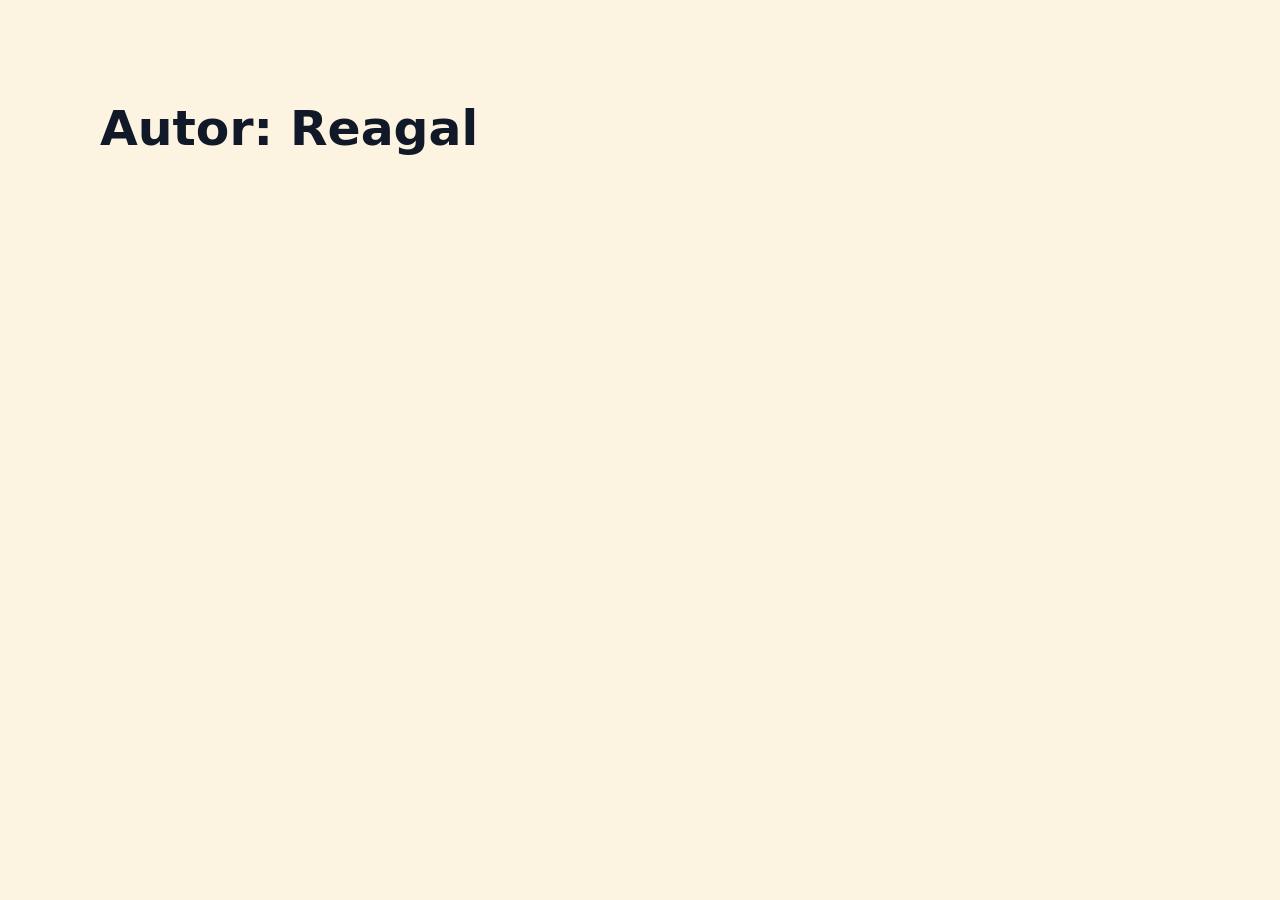
<file: author/reagal/index.html>
<!DOCTYPE html>
<html lang="pl-PL">

    <head><meta charset="UTF-8">
        
        <meta name="viewport" content="width=device-width, initial-scale=1">
                    <link rel="stylesheet" href="https://portfoliosj.github.io/Restauracja-MAGENTA/wp-content/plugins/breakdance/plugin/themeless/normalize.min.css">
                <title>Reagal – MAGENTA</title>
<meta name="robots" content="max-image-preview:large">

<style id="wp-img-auto-sizes-contain-inline-css">
img:is([sizes=auto i],[sizes^="auto," i]){contain-intrinsic-size:3000px 1500px}
/*# sourceURL=wp-img-auto-sizes-contain-inline-css */
</style>
<style id="wp-emoji-styles-inline-css">

	img.wp-smiley, img.emoji {
		display: inline !important;
		border: none !important;
		box-shadow: none !important;
		height: 1em !important;
		width: 1em !important;
		margin: 0 0.07em !important;
		vertical-align: -0.1em !important;
		background: none !important;
		padding: 0 !important;
	}
/*# sourceURL=wp-emoji-styles-inline-css */
</style>
<style id="wp-block-library-inline-css">
:root{--wp-block-synced-color:#7a00df;--wp-block-synced-color--rgb:122,0,223;--wp-bound-block-color:var(--wp-block-synced-color);--wp-editor-canvas-background:#ddd;--wp-admin-theme-color:#007cba;--wp-admin-theme-color--rgb:0,124,186;--wp-admin-theme-color-darker-10:#006ba1;--wp-admin-theme-color-darker-10--rgb:0,107,160.5;--wp-admin-theme-color-darker-20:#005a87;--wp-admin-theme-color-darker-20--rgb:0,90,135;--wp-admin-border-width-focus:2px}@media (min-resolution:192dpi){:root{--wp-admin-border-width-focus:1.5px}}.wp-element-button{cursor:pointer}:root .has-very-light-gray-background-color{background-color:#eee}:root .has-very-dark-gray-background-color{background-color:#313131}:root .has-very-light-gray-color{color:#eee}:root .has-very-dark-gray-color{color:#313131}:root .has-vivid-green-cyan-to-vivid-cyan-blue-gradient-background{background:linear-gradient(135deg,#00d084,#0693e3)}:root .has-purple-crush-gradient-background{background:linear-gradient(135deg,#34e2e4,#4721fb 50%,#ab1dfe)}:root .has-hazy-dawn-gradient-background{background:linear-gradient(135deg,#faaca8,#dad0ec)}:root .has-subdued-olive-gradient-background{background:linear-gradient(135deg,#fafae1,#67a671)}:root .has-atomic-cream-gradient-background{background:linear-gradient(135deg,#fdd79a,#004a59)}:root .has-nightshade-gradient-background{background:linear-gradient(135deg,#330968,#31cdcf)}:root .has-midnight-gradient-background{background:linear-gradient(135deg,#020381,#2874fc)}:root{--wp--preset--font-size--normal:16px;--wp--preset--font-size--huge:42px}.has-regular-font-size{font-size:1em}.has-larger-font-size{font-size:2.625em}.has-normal-font-size{font-size:var(--wp--preset--font-size--normal)}.has-huge-font-size{font-size:var(--wp--preset--font-size--huge)}:root .has-text-align-center{text-align:center}:root .has-text-align-left{text-align:left}:root .has-text-align-right{text-align:right}.has-fit-text{white-space:nowrap!important}#end-resizable-editor-section{display:none}.aligncenter{clear:both}.items-justified-left{justify-content:flex-start}.items-justified-center{justify-content:center}.items-justified-right{justify-content:flex-end}.items-justified-space-between{justify-content:space-between}.screen-reader-text{word-wrap:normal!important;border:0;clip-path:inset(50%);height:1px;margin:-1px;overflow:hidden;padding:0;position:absolute;width:1px;word-break:normal!important}.screen-reader-text:focus{background-color:#ddd;clip-path:none;color:#444;display:block;font-size:1em;height:auto;left:5px;line-height:normal;padding:15px 23px 14px;text-decoration:none;top:5px;width:auto;z-index:100000}html :where(.has-border-color){border-style:solid}html :where([style^=border-color],[style*=";border-color"],[style*="; border-color"]){border-style:solid}html :where([style^=border-top-color],[style*=";border-top-color"],[style*="; border-top-color"]){border-top-style:solid}html :where([style^=border-right-color],[style*=";border-right-color"],[style*="; border-right-color"]){border-right-style:solid}html :where([style^=border-bottom-color],[style*=";border-bottom-color"],[style*="; border-bottom-color"]){border-bottom-style:solid}html :where([style^=border-left-color],[style*=";border-left-color"],[style*="; border-left-color"]){border-left-style:solid}html :where([style^=border-width],[style*=";border-width"],[style*="; border-width"]){border-style:solid}html :where([style^=border-top-width],[style*=";border-top-width"],[style*="; border-top-width"]){border-top-style:solid}html :where([style^=border-right-width],[style*=";border-right-width"],[style*="; border-right-width"]){border-right-style:solid}html :where([style^=border-bottom-width],[style*=";border-bottom-width"],[style*="; border-bottom-width"]){border-bottom-style:solid}html :where([style^=border-left-width],[style*=";border-left-width"],[style*="; border-left-width"]){border-left-style:solid}html :where(img[class*=wp-image-]){height:auto;max-width:100%}:where(figure){margin:0 0 1em}html :where(.is-position-sticky){--wp-admin--admin-bar--position-offset:var(--wp-admin--admin-bar--height,0px)}@media screen and (max-width:600px){html :where(.is-position-sticky){--wp-admin--admin-bar--position-offset:0px}}
/*# sourceURL=/wp-includes/css/dist/block-library/common.min.css */
</style>
<style id="classic-theme-styles-inline-css">
/*! This file is auto-generated */
.wp-block-button__link{color:#fff;background-color:#32373c;border-radius:9999px;box-shadow:none;text-decoration:none;padding:calc(.667em + 2px) calc(1.333em + 2px);font-size:1.125em}.wp-block-file__button{background:#32373c;color:#fff;text-decoration:none}
/*# sourceURL=/wp-includes/css/classic-themes.min.css */
</style>


<link rel="stylesheet" id="foobox-free-min-css" href="https://portfoliosj.github.io/Restauracja-MAGENTA/wp-content/plugins/foobox-image-lightbox/free/css/foobox.free.min.css?ver=2.8.5" media="all">
<script id="jquery-core-js" src="https://portfoliosj.github.io/Restauracja-MAGENTA/wp-includes/js/jquery/jquery.min.js?ver=3.7.1"></script>
<script id="jquery-migrate-js" src="https://portfoliosj.github.io/Restauracja-MAGENTA/wp-includes/js/jquery/jquery-migrate.min.js?ver=3.4.1"></script>
<script id="foobox-free-min-js-before">
/* Run FooBox FREE (v2.8.5) */
var FOOBOX = window.FOOBOX = {
	ready: true,
	disableOthers: false,
	o: {wordpress: { enabled: true }, countMessage:'image %index of %total', captions: { dataTitle: ["captionTitle","title"], dataDesc: ["captionDesc","description"] }, rel: '', excludes:'.fbx-link,.nofoobox,.nolightbox,a[href*="pinterest.com/pin/create/button/"]', affiliate : { enabled: false }},
	selectors: [
		".gallery", ".wp-block-gallery", ".wp-caption", ".wp-block-image", "a:has(img[class*=wp-image-])", ".post a:has(img[class*=wp-image-])", ".foobox"
	],
	pre: function( $ ){
		// Custom JavaScript (Pre)
		
	},
	post: function( $ ){
		// Custom JavaScript (Post)
		
		// Custom Captions Code
		
	},
	custom: function( $ ){
		// Custom Extra JS
		
	}
};
//# sourceURL=foobox-free-min-js-before
</script>
<script id="foobox-free-min-js" src="https://portfoliosj.github.io/Restauracja-MAGENTA/wp-content/plugins/foobox-image-lightbox/free/js/foobox.free.min.js?ver=2.8.5"></script>
<link rel="EditURI" type="application/rsd+xml" title="RSD" href="https://portfoliosj.github.io/Restauracja-MAGENTA/xmlrpc.php?rsd">
<meta name="generator" content="WordPress 7.1.3">
<!-- [HEADER ASSETS] -->
<link rel="stylesheet" href="https://portfoliosj.github.io/Restauracja-MAGENTA/wp-content/plugins/breakdance/subplugins/breakdance-elements/dependencies-files/breakdance-posts@1/posts.css?bd_ver=2.8.3">
<link rel="stylesheet" href="https://fonts.googleapis.com/css2?family=Alata:ital,wght@0,100;0,200;0,300;0,400;0,500;0,600;0,700;0,800;0,900;1,100;1,200;1,300;1,400;1,500;1,600;1,700;1,800;1,900&amp;display=swap">

<link rel="stylesheet" href="https://portfoliosj.github.io/Restauracja-MAGENTA/wp-content/uploads/breakdance/css/post-8-defaults.css?v=91632498185e7a48f94dc62cec8a4387">

<link rel="stylesheet" href="https://portfoliosj.github.io/Restauracja-MAGENTA/wp-content/uploads/breakdance/css/global-settings.css?v=1c779f2e57ecacdc79f37969799a3d61">

<link rel="stylesheet" href="https://portfoliosj.github.io/Restauracja-MAGENTA/wp-content/uploads/breakdance/css/presets.css?v=2e33ef47840b4ff902d7d8c7f5ceca90">

<link rel="stylesheet" href="https://portfoliosj.github.io/Restauracja-MAGENTA/wp-content/uploads/breakdance/css/post-8.css?v=493c727c816a2cefa0c15552ef08506f">
<!-- [/EOF HEADER ASSETS] -->
    </head>
    
    <body class="archive author author-reagal author-1 wp-theme-breakdance-zero breakdance">
                    <a href="#bde-main" class="bde-skip-link">Skip to main content</a>
        <main id="bde-main"><section class="bde-section-8-100 bde-section">
  
  
	



<div class="section-container"><h1 class="bde-heading-8-106 bde-heading">Autor: <span>Reagal</span></h1><div class="bde-post-list-8-104 bde-post-list"></div></div>
</section></main>        <script type="speculationrules">
{"prefetch":[{"source":"document","where":{"and":[{"href_matches":"/*"},{"not":{"href_matches":["/wp-*.php","/wp-admin/*","/wp-content/uploads/*","/wp-content/*","/wp-content/plugins/*","\\\\Users\\\\szymo\\\\Local Sites\\\\moj-test\\\\app\\\\public\\\\wp-content\\\\plugins\\\\breakdance/plugin/themeless/themes/breakdance-zero/*","/*\\?(.+)"]}},{"not":{"selector_matches":"a[rel~=\"nofollow\"]"}},{"not":{"selector_matches":".no-prefetch, .no-prefetch a"}}]},"eagerness":"conservative"}]}
</script>
<style id="global-styles-inline-css">
:root{--wp--preset--aspect-ratio--square: 1;--wp--preset--aspect-ratio--4-3: 4/3;--wp--preset--aspect-ratio--3-4: 3/4;--wp--preset--aspect-ratio--3-2: 3/2;--wp--preset--aspect-ratio--2-3: 2/3;--wp--preset--aspect-ratio--16-9: 16/9;--wp--preset--aspect-ratio--9-16: 9/16;--wp--preset--color--black: #000000;--wp--preset--color--cyan-bluish-gray: #abb8c3;--wp--preset--color--white: #ffffff;--wp--preset--color--pale-pink: #f78da7;--wp--preset--color--vivid-red: #cf2e2e;--wp--preset--color--luminous-vivid-orange: #ff6900;--wp--preset--color--luminous-vivid-amber: #fcb900;--wp--preset--color--light-green-cyan: #7bdcb5;--wp--preset--color--vivid-green-cyan: #00d084;--wp--preset--color--pale-cyan-blue: #8ed1fc;--wp--preset--color--vivid-cyan-blue: #0693e3;--wp--preset--color--vivid-purple: #9b51e0;--wp--preset--gradient--vivid-cyan-blue-to-vivid-purple: linear-gradient(135deg,rgb(6,147,227) 0%,rgb(155,81,224) 100%);--wp--preset--gradient--light-green-cyan-to-vivid-green-cyan: linear-gradient(135deg,rgb(122,220,180) 0%,rgb(0,208,130) 100%);--wp--preset--gradient--luminous-vivid-amber-to-luminous-vivid-orange: linear-gradient(135deg,rgb(252,185,0) 0%,rgb(255,105,0) 100%);--wp--preset--gradient--luminous-vivid-orange-to-vivid-red: linear-gradient(135deg,rgb(255,105,0) 0%,rgb(207,46,46) 100%);--wp--preset--gradient--very-light-gray-to-cyan-bluish-gray: linear-gradient(135deg,rgb(238,238,238) 0%,rgb(169,184,195) 100%);--wp--preset--gradient--cool-to-warm-spectrum: linear-gradient(135deg,rgb(74,234,220) 0%,rgb(151,120,209) 20%,rgb(207,42,186) 40%,rgb(238,44,130) 60%,rgb(251,105,98) 80%,rgb(254,248,76) 100%);--wp--preset--gradient--blush-light-purple: linear-gradient(135deg,rgb(255,206,236) 0%,rgb(152,150,240) 100%);--wp--preset--gradient--blush-bordeaux: linear-gradient(135deg,rgb(254,205,165) 0%,rgb(254,45,45) 50%,rgb(107,0,62) 100%);--wp--preset--gradient--luminous-dusk: linear-gradient(135deg,rgb(255,203,112) 0%,rgb(199,81,192) 50%,rgb(65,88,208) 100%);--wp--preset--gradient--pale-ocean: linear-gradient(135deg,rgb(255,245,203) 0%,rgb(182,227,212) 50%,rgb(51,167,181) 100%);--wp--preset--gradient--electric-grass: linear-gradient(135deg,rgb(202,248,128) 0%,rgb(113,206,126) 100%);--wp--preset--gradient--midnight: linear-gradient(135deg,rgb(2,3,129) 0%,rgb(40,116,252) 100%);--wp--preset--font-size--small: 13px;--wp--preset--font-size--medium: 20px;--wp--preset--font-size--large: 36px;--wp--preset--font-size--x-large: 42px;--wp--preset--spacing--20: 0.44rem;--wp--preset--spacing--30: 0.67rem;--wp--preset--spacing--40: 1rem;--wp--preset--spacing--50: 1.5rem;--wp--preset--spacing--60: 2.25rem;--wp--preset--spacing--70: 3.38rem;--wp--preset--spacing--80: 5.06rem;--wp--preset--shadow--natural: 6px 6px 9px rgba(0, 0, 0, 0.2);--wp--preset--shadow--deep: 12px 12px 50px rgba(0, 0, 0, 0.4);--wp--preset--shadow--sharp: 6px 6px 0px rgba(0, 0, 0, 0.2);--wp--preset--shadow--outlined: 6px 6px 0px -3px rgb(255, 255, 255), 6px 6px rgb(0, 0, 0);--wp--preset--shadow--crisp: 6px 6px 0px rgb(0, 0, 0);}.wp-block-button{--wp--preset--dimension--25: 25%;--wp--preset--dimension--50: 50%;--wp--preset--dimension--75: 75%;--wp--preset--dimension--100: 100%;}:where(body) { margin: 0; }:where(.is-layout-flex){gap: 0.5em;}:where(.is-layout-grid){gap: 0.5em;}body .is-layout-flex{display: flex;}.is-layout-flex{flex-wrap: wrap;align-items: center;}.is-layout-flex > :is(*, div){margin: 0;}body .is-layout-grid{display: grid;}.is-layout-grid > :is(*, div){margin: 0;}body{padding-top: 0px;padding-right: 0px;padding-bottom: 0px;padding-left: 0px;}:root :where(.wp-element-button, .wp-block-button__link){background-color: #32373c;border-width: 0;color: #fff;font-family: inherit;font-size: inherit;font-style: inherit;font-weight: inherit;letter-spacing: inherit;line-height: inherit;padding-top: calc(0.667em + 2px);padding-right: calc(1.333em + 2px);padding-bottom: calc(0.667em + 2px);padding-left: calc(1.333em + 2px);text-decoration: none;text-transform: inherit;}.has-black-color{color: var(--wp--preset--color--black) !important;}.has-cyan-bluish-gray-color{color: var(--wp--preset--color--cyan-bluish-gray) !important;}.has-white-color{color: var(--wp--preset--color--white) !important;}.has-pale-pink-color{color: var(--wp--preset--color--pale-pink) !important;}.has-vivid-red-color{color: var(--wp--preset--color--vivid-red) !important;}.has-luminous-vivid-orange-color{color: var(--wp--preset--color--luminous-vivid-orange) !important;}.has-luminous-vivid-amber-color{color: var(--wp--preset--color--luminous-vivid-amber) !important;}.has-light-green-cyan-color{color: var(--wp--preset--color--light-green-cyan) !important;}.has-vivid-green-cyan-color{color: var(--wp--preset--color--vivid-green-cyan) !important;}.has-pale-cyan-blue-color{color: var(--wp--preset--color--pale-cyan-blue) !important;}.has-vivid-cyan-blue-color{color: var(--wp--preset--color--vivid-cyan-blue) !important;}.has-vivid-purple-color{color: var(--wp--preset--color--vivid-purple) !important;}.has-black-background-color{background-color: var(--wp--preset--color--black) !important;}.has-cyan-bluish-gray-background-color{background-color: var(--wp--preset--color--cyan-bluish-gray) !important;}.has-white-background-color{background-color: var(--wp--preset--color--white) !important;}.has-pale-pink-background-color{background-color: var(--wp--preset--color--pale-pink) !important;}.has-vivid-red-background-color{background-color: var(--wp--preset--color--vivid-red) !important;}.has-luminous-vivid-orange-background-color{background-color: var(--wp--preset--color--luminous-vivid-orange) !important;}.has-luminous-vivid-amber-background-color{background-color: var(--wp--preset--color--luminous-vivid-amber) !important;}.has-light-green-cyan-background-color{background-color: var(--wp--preset--color--light-green-cyan) !important;}.has-vivid-green-cyan-background-color{background-color: var(--wp--preset--color--vivid-green-cyan) !important;}.has-pale-cyan-blue-background-color{background-color: var(--wp--preset--color--pale-cyan-blue) !important;}.has-vivid-cyan-blue-background-color{background-color: var(--wp--preset--color--vivid-cyan-blue) !important;}.has-vivid-purple-background-color{background-color: var(--wp--preset--color--vivid-purple) !important;}.has-black-border-color{border-color: var(--wp--preset--color--black) !important;}.has-cyan-bluish-gray-border-color{border-color: var(--wp--preset--color--cyan-bluish-gray) !important;}.has-white-border-color{border-color: var(--wp--preset--color--white) !important;}.has-pale-pink-border-color{border-color: var(--wp--preset--color--pale-pink) !important;}.has-vivid-red-border-color{border-color: var(--wp--preset--color--vivid-red) !important;}.has-luminous-vivid-orange-border-color{border-color: var(--wp--preset--color--luminous-vivid-orange) !important;}.has-luminous-vivid-amber-border-color{border-color: var(--wp--preset--color--luminous-vivid-amber) !important;}.has-light-green-cyan-border-color{border-color: var(--wp--preset--color--light-green-cyan) !important;}.has-vivid-green-cyan-border-color{border-color: var(--wp--preset--color--vivid-green-cyan) !important;}.has-pale-cyan-blue-border-color{border-color: var(--wp--preset--color--pale-cyan-blue) !important;}.has-vivid-cyan-blue-border-color{border-color: var(--wp--preset--color--vivid-cyan-blue) !important;}.has-vivid-purple-border-color{border-color: var(--wp--preset--color--vivid-purple) !important;}.has-vivid-cyan-blue-to-vivid-purple-gradient-background{background: var(--wp--preset--gradient--vivid-cyan-blue-to-vivid-purple) !important;}.has-light-green-cyan-to-vivid-green-cyan-gradient-background{background: var(--wp--preset--gradient--light-green-cyan-to-vivid-green-cyan) !important;}.has-luminous-vivid-amber-to-luminous-vivid-orange-gradient-background{background: var(--wp--preset--gradient--luminous-vivid-amber-to-luminous-vivid-orange) !important;}.has-luminous-vivid-orange-to-vivid-red-gradient-background{background: var(--wp--preset--gradient--luminous-vivid-orange-to-vivid-red) !important;}.has-very-light-gray-to-cyan-bluish-gray-gradient-background{background: var(--wp--preset--gradient--very-light-gray-to-cyan-bluish-gray) !important;}.has-cool-to-warm-spectrum-gradient-background{background: var(--wp--preset--gradient--cool-to-warm-spectrum) !important;}.has-blush-light-purple-gradient-background{background: var(--wp--preset--gradient--blush-light-purple) !important;}.has-blush-bordeaux-gradient-background{background: var(--wp--preset--gradient--blush-bordeaux) !important;}.has-luminous-dusk-gradient-background{background: var(--wp--preset--gradient--luminous-dusk) !important;}.has-pale-ocean-gradient-background{background: var(--wp--preset--gradient--pale-ocean) !important;}.has-electric-grass-gradient-background{background: var(--wp--preset--gradient--electric-grass) !important;}.has-midnight-gradient-background{background: var(--wp--preset--gradient--midnight) !important;}.has-small-font-size{font-size: var(--wp--preset--font-size--small) !important;}.has-medium-font-size{font-size: var(--wp--preset--font-size--medium) !important;}.has-large-font-size{font-size: var(--wp--preset--font-size--large) !important;}.has-x-large-font-size{font-size: var(--wp--preset--font-size--x-large) !important;}
/*# sourceURL=global-styles-inline-css */
</style>
<script id="wp-emoji-settings" type="application/json">
{"baseUrl":"https://s.w.org/images/core/emoji/17.0.2/72x72/","ext":".png","svgUrl":"https://s.w.org/images/core/emoji/17.0.2/svg/","svgExt":".svg","source":{"concatemoji":"https://portfoliosj.github.io/Restauracja-MAGENTA/wp-includes/js/wp-emoji-release.min.js?ver=7.1.3"}}
</script>
<script type="module">
/*! This file is auto-generated */
var e="script#wp-emoji-settings",t=document.querySelector(e);if(!(t instanceof HTMLScriptElement))throw new Error("Element missing: "+e);const r=JSON.parse(t.text),s=(window._wpemojiSettings=r,"wpEmojiSettingsSupports"),o=["flag","emoji"];function i(e){try{var t={supportTests:e,timestamp:(new Date).valueOf()};sessionStorage.setItem(s,JSON.stringify(t))}catch(e){}}function c(e,t,n){e.clearRect(0,0,e.canvas.width,e.canvas.height),e.fillText(t,0,0);t=new Uint32Array(e.getImageData(0,0,e.canvas.width,e.canvas.height).data);e.clearRect(0,0,e.canvas.width,e.canvas.height),e.fillText(n,0,0);const r=new Uint32Array(e.getImageData(0,0,e.canvas.width,e.canvas.height).data);return t.every((e,t)=>e===r[t])}function p(e,t){e.clearRect(0,0,e.canvas.width,e.canvas.height),e.fillText(t,0,0);var n=e.getImageData(16,16,1,1);for(let e=0;e<n.data.length;e++)if(0!==n.data[e])return!1;return!0}function u(e,t,n,r){switch(t){case"flag":return n(e,"\ud83c\udff3\ufe0f\u200d\u26a7\ufe0f","\ud83c\udff3\ufe0f\u200b\u26a7\ufe0f")?!1:!n(e,"\ud83c\udde8\ud83c\uddf6","\ud83c\udde8\u200b\ud83c\uddf6")&&!n(e,"\ud83c\udff4\udb40\udc67\udb40\udc62\udb40\udc65\udb40\udc6e\udb40\udc67\udb40\udc7f","\ud83c\udff4\u200b\udb40\udc67\u200b\udb40\udc62\u200b\udb40\udc65\u200b\udb40\udc6e\u200b\udb40\udc67\u200b\udb40\udc7f");case"emoji":return!r(e,"\ud83e\u1fac8")}return!1}function f(e,t,n,r){let a;const s=(a="undefined"!=typeof WorkerGlobalScope&&self instanceof WorkerGlobalScope?new OffscreenCanvas(300,150):document.createElement("canvas")).getContext("2d",{willReadFrequently:!0}),o=(s.textBaseline="top",s.font="600 32px Arial",{});return e.forEach(e=>{o[e]=t(s,e,n,r)}),o}function a(e){var t=document.createElement("script");t.src=e,t.defer=!0,document.head.appendChild(t)}r.supports={everything:!0,everythingExceptFlag:!0},new Promise(t=>{let n=function(){try{var e=JSON.parse(sessionStorage.getItem(s));if("object"==typeof e&&"number"==typeof e.timestamp&&(new Date).valueOf()<e.timestamp+604800&&"object"==typeof e.supportTests)return e.supportTests}catch(e){}return null}();if(!n){if("undefined"!=typeof Worker&&"undefined"!=typeof OffscreenCanvas&&"undefined"!=typeof URL&&URL.createObjectURL&&"undefined"!=typeof Blob)try{var e="postMessage("+f.toString()+"("+[JSON.stringify(o),u.toString(),c.toString(),p.toString()].join(",")+"));",r=new Blob([e],{type:"text/javascript"});const a=new Worker(URL.createObjectURL(r),{name:"wpTestEmojiSupports"});return void(a.onmessage=e=>{i(n=e.data),a.terminate(),t(n)})}catch(e){}i(n=f(o,u,c,p))}t(n)}).then(e=>{for(const n in e)r.supports[n]=e[n],r.supports.everything=r.supports.everything&&r.supports[n],"flag"!==n&&(r.supports.everythingExceptFlag=r.supports.everythingExceptFlag&&r.supports[n]);var t;r.supports.everythingExceptFlag=r.supports.everythingExceptFlag&&!r.supports.flag,r.supports.everything||((t=r.source||{}).concatemoji?a(t.concatemoji):t.wpemoji&&t.twemoji&&(a(t.twemoji),a(t.wpemoji)))});
//# sourceURL=https://portfoliosj.github.io/Restauracja-MAGENTA/wp-includes/js/wp-emoji-loader.min.js
</script>
<script src='https://portfoliosj.github.io/Restauracja-MAGENTA/wp-content/plugins/breakdance/plugin/global-scripts/breakdance-utils.js?bd_ver=2.8.3' defer></script>
<script>document.addEventListener('DOMContentLoaded', function(){     if (!window.BreakdanceFrontend) {
        window.BreakdanceFrontend = {}
    }

    window.BreakdanceFrontend.data = {"homeUrl":"http:\/\/moj-test.local","ajaxUrl":"https:\/\/portfoliosj.github.io\/Restauracja-MAGENTA\/wp-admin\/admin-ajax.php","elementsPluginUrl":"https:\/\/portfoliosj.github.io\/Restauracja-MAGENTA\/wp-content\/plugins\/breakdance\/subplugins\/breakdance-elements\/","BASE_BREAKPOINT_ID":"breakpoint_base","breakpoints":[{"id":"breakpoint_base","label":"Desktop","defaultPreviewWidth":"100%"},{"id":"breakpoint_tablet_landscape","label":"Tablet Landscape","defaultPreviewWidth":1024,"maxWidth":1119},{"id":"breakpoint_tablet_portrait","label":"Tablet Portrait","defaultPreviewWidth":768,"maxWidth":1023},{"id":"breakpoint_phone_landscape","label":"Phone Landscape","defaultPreviewWidth":480,"maxWidth":767},{"id":"breakpoint_phone_portrait","label":"Phone Portrait","defaultPreviewWidth":400,"maxWidth":479}],"subscriptionMode":"free"} }) </script>
    </body>

    </html>
</file>
